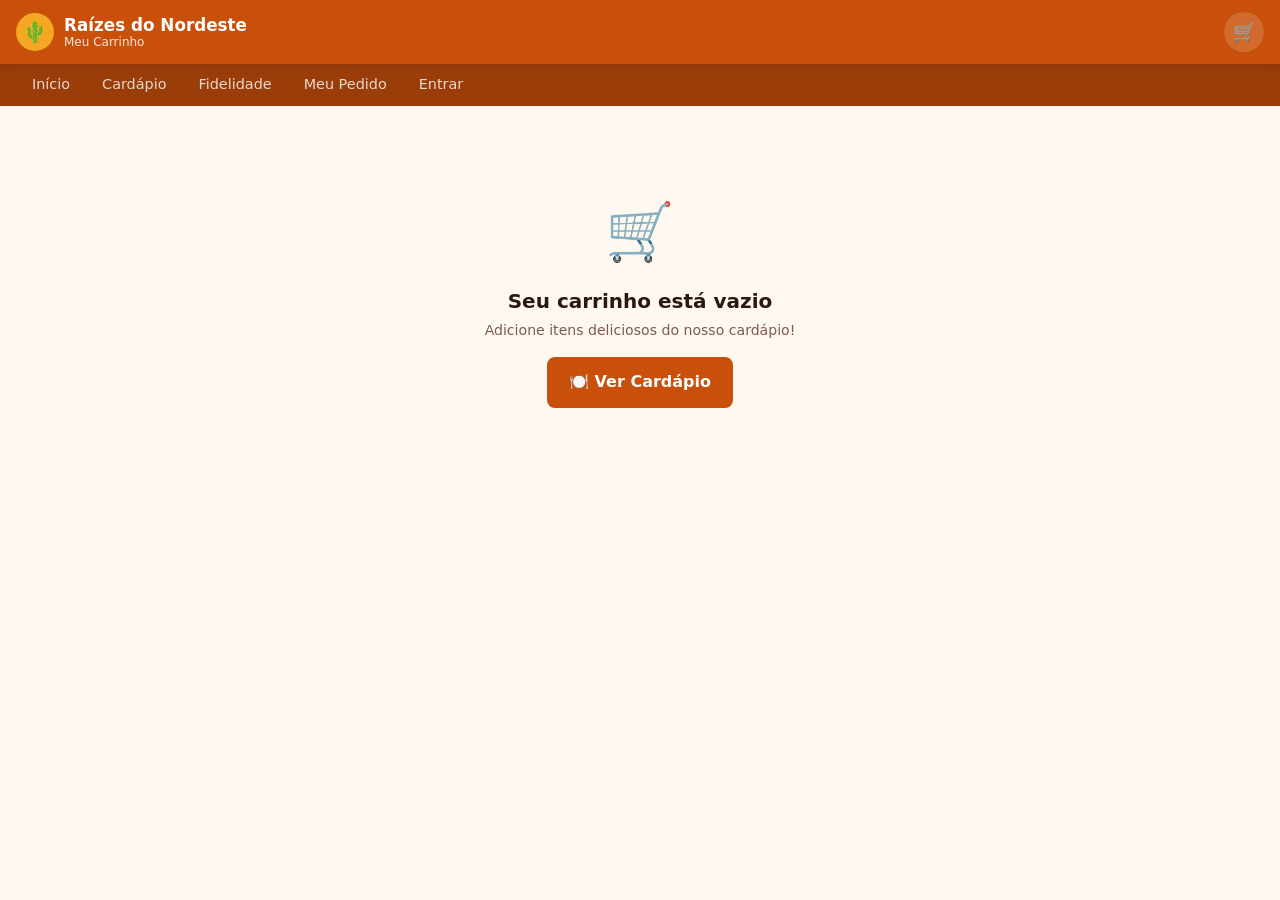
<file: checkout.html>
<!DOCTYPE html>
<html lang="pt-BR">
<head>
  <meta charset="UTF-8">
  <meta name="viewport" content="width=device-width, initial-scale=1.0">
  <title>Raízes do Nordeste – Pagamento</title>
  <link rel="stylesheet" href="css/style.css">
</head>
<body>

<div class="totem-header" style="display:none;">🖥️ TOTEM DE AUTOATENDIMENTO</div>

<header class="header">
  <a href="carrinho.html" class="header__logo">
    <div class="header__logo-icon">🌵</div>
    <div>Raízes do Nordeste<span>Finalizar Pedido</span></div>
  </a>
  <div class="header__actions">
    <button class="btn-icon" onclick="irPara('carrinho.html')" title="Voltar ao Carrinho">🛒
      <span class="badge" id="cart-badge" style="display:none;">0</span>
    </button>
  </div>
</header>

<main class="container">

  <!-- RESUMO DO PEDIDO -->
  <div class="page-title mt-16">📋 Resumo do Pedido</div>
  <div class="card mb-12 mt-8" id="resumo-pedido"></div>

  <!-- IDENTIFICAÇÃO DO CLIENTE -->
  <div class="section-title">👤 Identificação</div>
  <div class="card mb-12" id="card-identificacao"></div>

  <!-- AVISO LGPD -->
  <div class="lgpd-banner mb-12">
    <div class="lgpd-banner__icon">🔒</div>
    <div class="lgpd-banner__text">
      <span class="lgpd-banner__title">Segurança no Pagamento (LGPD)</span>
      Seus dados de pagamento são transmitidos de forma criptografada diretamente ao
      gateway externo certificado pelo Banco Central. A Raízes do Nordeste
      <strong>não armazena</strong> dados de cartão ou chaves Pix.
    </div>
  </div>

  <!-- FORMA DE PAGAMENTO -->
  <div class="section-title">💳 Forma de Pagamento</div>

  <div class="payment-options" id="opcoes-pagamento">

    <label class="payment-option" onclick="selecionarPag(this,'pix')">
      <input type="radio" name="pagamento" value="pix">
      <div class="payment-option__icon">⚡</div>
      <div class="payment-option__info">
        <div class="payment-option__name">Pix</div>
        <div class="payment-option__desc">Aprovação imediata · sem taxas</div>
      </div>
    </label>

    <label class="payment-option" onclick="selecionarPag(this,'credito')">
      <input type="radio" name="pagamento" value="credito">
      <div class="payment-option__icon">💳</div>
      <div class="payment-option__info">
        <div class="payment-option__name">Cartão de Crédito</div>
        <div class="payment-option__desc">Até 3× sem juros</div>
      </div>
    </label>

    <label class="payment-option" onclick="selecionarPag(this,'debito')">
      <input type="radio" name="pagamento" value="debito">
      <div class="payment-option__icon">💳</div>
      <div class="payment-option__info">
        <div class="payment-option__name">Cartão de Débito</div>
        <div class="payment-option__desc">Débito à vista · aprovação rápida</div>
      </div>
    </label>

    <label class="payment-option" onclick="selecionarPag(this,'dinheiro')">
      <input type="radio" name="pagamento" value="dinheiro">
      <div class="payment-option__icon">💵</div>
      <div class="payment-option__info">
        <div class="payment-option__name">Dinheiro</div>
        <div class="payment-option__desc">Pague no balcão ao retirar</div>
      </div>
    </label>

  </div>

  <!-- CAMPO CARTÃO (aparece só para crédito/débito) -->
  <div id="campo-cartao" class="card mb-12 hidden">
    <div class="section-title mb-8">Dados do Cartão</div>
    <div class="alert alert-info mb-8">
      <span>🔒</span>
      <span>Os dados são enviados diretamente ao gateway externo via HTTPS/TLS.
      Não ficam armazenados em nossos servidores.</span>
    </div>
    <div class="form-group">
      <label class="form-label">Número do Cartão</label>
      <input type="text" class="form-control" placeholder="0000 0000 0000 0000" maxlength="19" id="num-cartao" oninput="mascaraCartao(this)">
    </div>
    <div style="display:grid;grid-template-columns:1fr 1fr;gap:12px;">
      <div class="form-group">
        <label class="form-label">Validade</label>
        <input type="text" class="form-control" placeholder="MM/AA" maxlength="5">
      </div>
      <div class="form-group">
        <label class="form-label">CVV</label>
        <input type="text" class="form-control" placeholder="123" maxlength="3">
      </div>
    </div>
    <div class="form-group">
      <label class="form-label">Nome no Cartão</label>
      <input type="text" class="form-control" placeholder="COMO ESTÁ NO CARTÃO">
    </div>
  </div>

  <!-- CAMPO PIX (aparece só para pix) -->
  <div id="campo-pix" class="hidden">
    <div class="alert alert-info">
      <span>⚡</span>
      <span>Após confirmar, exibiremos o QR Code Pix gerado pelo gateway externo para você escanear.</span>
    </div>
  </div>

  <!-- CONFIRMAÇÃO LGPD FINAL -->
  <div class="card mb-16">
    <div class="form-check">
      <input type="checkbox" id="confirm-lgpd" required>
      <label for="confirm-lgpd">
        Confirmo que li e aceito os <a href="#" onclick="abrirModalTermos()">Termos de Uso</a>
        e autorizo o envio dos dados desta transação ao serviço de pagamento externo,
        conforme nossa <a href="#" onclick="abrirModalPriv()">Política de Privacidade</a> (LGPD).
      </label>
    </div>
    <div class="form-error" id="err-lgpd-checkout">Confirmação obrigatória</div>
  </div>

  <div id="err-pagamento" class="alert alert-error hidden">
    <span>❌</span><span>Selecione uma forma de pagamento e confirme os termos.</span>
  </div>

  <button class="btn btn-primary" onclick="confirmarPedido()">
    🔒 Confirmar e Pagar
  </button>

  <a href="carrinho.html" class="btn btn-ghost mt-8">← Voltar ao Carrinho</a>

</main>

<!-- BOTTOM NAV -->
<nav class="bottom-nav">
  <a href="index.html" class="bottom-nav__item"><span class="icon">🏠</span>Início</a>
  <a href="cardapio.html" class="bottom-nav__item"><span class="icon">🍽️</span>Cardápio</a>
  <a href="fidelidade.html" class="bottom-nav__item"><span class="icon">⭐</span>Fidelidade</a>
  <a href="acompanhamento.html" class="bottom-nav__item"><span class="icon">📦</span>Pedido</a>
  <a href="login.html" class="bottom-nav__item"><span class="icon">👤</span>Conta</a>
</nav>

<!-- MODAIS -->
<div class="modal-overlay hidden" id="modal-termos-chk" onclick="fecharModal('modal-termos-chk')">
  <div class="modal-box" onclick="event.stopPropagation()">
    <h3>📄 Termos de Uso</h3>
    <p>Ao confirmar o pedido, você concorda com as condições de compra e pagamento da Rede Raízes do Nordeste. Pedidos cancelados têm reembolso em até 5 dias úteis.</p>
    <button class="btn btn-primary" onclick="fecharModal('modal-termos-chk')">Entendido ✓</button>
  </div>
</div>

<div class="modal-overlay hidden" id="modal-priv-chk" onclick="fecharModal('modal-priv-chk')">
  <div class="modal-box" onclick="event.stopPropagation()">
    <h3>🔒 Privacidade no Pagamento</h3>
    <p>Os dados de pagamento são transmitidos via HTTPS ao gateway certificado. Não armazenamos dados de cartão. Dados pessoais são tratados conforme a LGPD (Lei 13.709/2018).</p>
    <button class="btn btn-primary" onclick="fecharModal('modal-priv-chk')">Entendido ✓</button>
  </div>
</div>

<script src="js/dados.js"></script>
<script src="js/app.js"></script>
<script>
  const pedido = getPedido();
  const usuario = getUsuario();
  let formaPagamento = '';

  if (!pedido || !pedido.itens || pedido.itens.length === 0) {
    irPara('carrinho.html');
  }

  function renderResumo() {
    const div = document.getElementById('resumo-pedido');
    div.innerHTML = `
      ${pedido.itens.map(i => `
        <div class="totals-row">
          <span>${i.emoji} ${i.nome} × ${i.qtd}</span>
          <span>${formatarPreco(i.preco * i.qtd)}</span>
        </div>
      `).join('')}
      <div class="totals-row">
        <span>Subtotal</span><span>${formatarPreco(pedido.subtotal)}</span>
      </div>
      ${pedido.desconto > 0 ? `
        <div class="totals-row"><span>Desconto (pontos)</span>
        <span style="color:var(--c-success);">–${formatarPreco(pedido.desconto)}</span></div>
      ` : ''}
      <div class="totals-row total-final">
        <span>Total</span><span>${formatarPreco(pedido.total)}</span>
      </div>
    `;
  }

  function renderIdentificacao() {
    const div = document.getElementById('card-identificacao');
    if (usuario && !usuario.convidado) {
      div.innerHTML = `
        <div class="flex-between">
          <div>
            <div style="font-weight:700;">${usuario.nome}</div>
            <div class="text-muted">${usuario.email || ''}</div>
          </div>
          <div style="color:var(--c-success);font-size:1.2rem;">✅</div>
        </div>
        <div class="text-muted mt-8" style="font-size:.8rem;">⭐ Pontos serão creditados após confirmação do pagamento</div>
      `;
    } else {
      div.innerHTML = `
        <div class="text-muted">Você está pedindo como convidado.</div>
        <a href="login.html" class="btn btn-secondary btn-sm mt-8 btn-inline">Entrar / Criar conta</a>
      `;
    }
  }

  function selecionarPag(el, forma) {
    document.querySelectorAll('.payment-option').forEach(e => e.classList.remove('selected'));
    el.classList.add('selected');
    formaPagamento = forma;
    document.getElementById('campo-cartao').classList.toggle('hidden', !['credito','debito'].includes(forma));
    document.getElementById('campo-pix').classList.toggle('hidden', forma !== 'pix');
  }

  function mascaraCartao(input) {
    let v = input.value.replace(/\D/g,'').substring(0,16);
    v = v.replace(/(.{4})/g,'$1 ').trim();
    input.value = v;
  }

  function abrirModalTermos() { document.getElementById('modal-termos-chk').classList.remove('hidden'); }
  function abrirModalPriv()   { document.getElementById('modal-priv-chk').classList.remove('hidden'); }
  function fecharModal(id)    { document.getElementById(id).classList.add('hidden'); }

  function confirmarPedido() {
    const lgpdOk = document.getElementById('confirm-lgpd').checked;

    if (!formaPagamento) {
      document.getElementById('err-pagamento').classList.remove('hidden'); return;
    }
    if (!lgpdOk) {
      document.getElementById('err-lgpd-checkout').classList.add('show');
      document.getElementById('err-pagamento').classList.remove('hidden'); return;
    }

    document.getElementById('err-pagamento').classList.add('hidden');
    document.getElementById('err-lgpd-checkout').classList.remove('show');

    /* Salvar forma de pagamento no pedido */
    const p = getPedido();
    p.formaPagamento = formaPagamento;
    p.numeroPedido   = gerarNumeroPedido();
    p.timestamp      = new Date().toISOString();
    setPedido(p);

    irPara('pagamento.html');
  }

  renderResumo();
  renderIdentificacao();
</script>
</body>
</html>
</file>
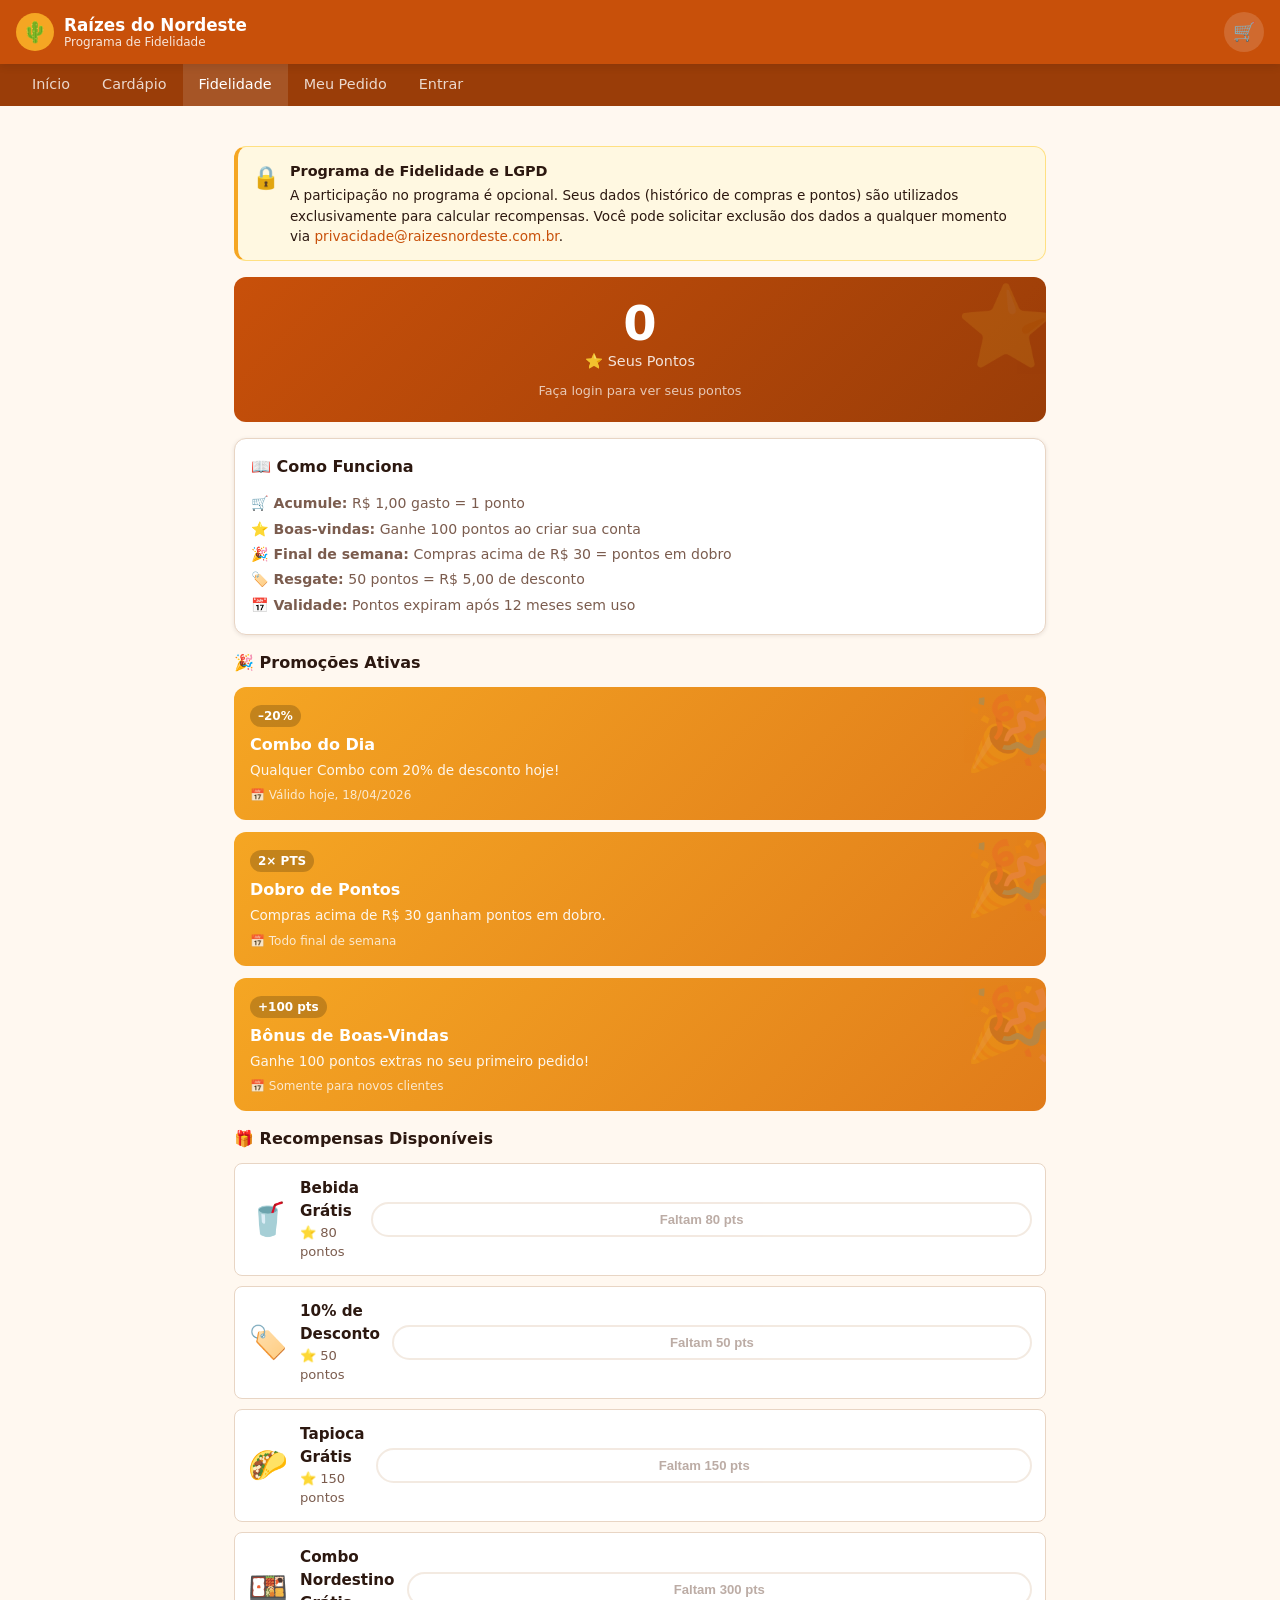
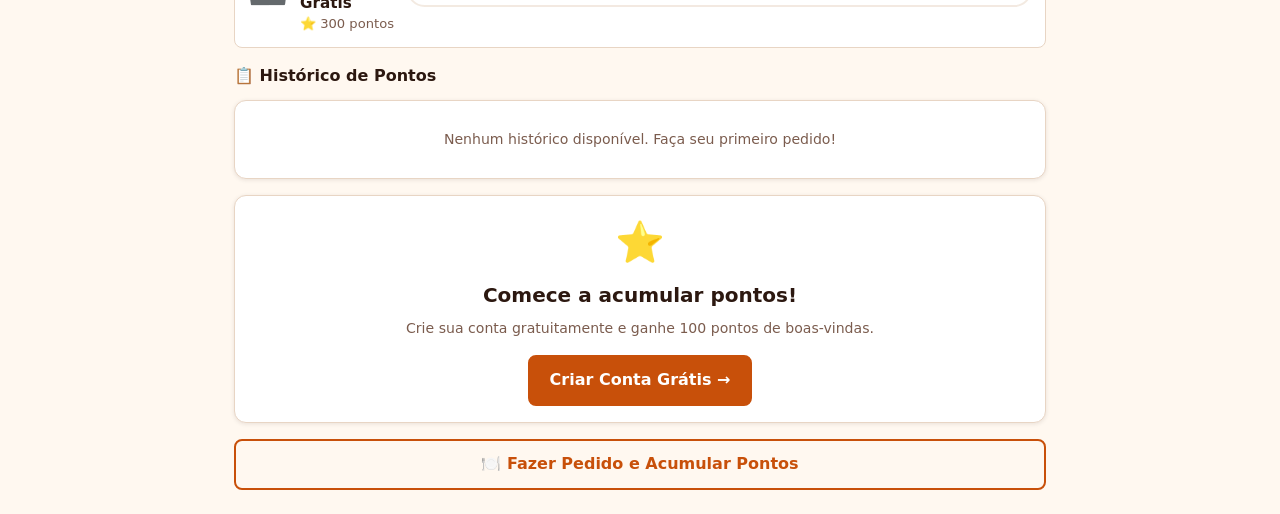
<file: fidelidade.html>
<!DOCTYPE html>
<html lang="pt-BR">
<head>
  <meta charset="UTF-8">
  <meta name="viewport" content="width=device-width, initial-scale=1.0">
  <title>Raízes do Nordeste – Fidelidade</title>
  <link rel="stylesheet" href="css/style.css">
</head>
<body>

<div class="totem-header" style="display:none;">🖥️ TOTEM DE AUTOATENDIMENTO</div>

<header class="header">
  <a href="index.html" class="header__logo">
    <div class="header__logo-icon">🌵</div>
    <div>Raízes do Nordeste<span>Programa de Fidelidade</span></div>
  </a>
  <div class="header__actions">
    <button class="btn-icon" onclick="irPara('carrinho.html')">
      🛒<span class="badge" id="cart-badge" style="display:none;">0</span>
    </button>
  </div>
</header>

<nav class="desktop-nav">
  <a href="index.html">Início</a>
  <a href="cardapio.html">Cardápio</a>
  <a href="fidelidade.html" class="active">Fidelidade</a>
  <a href="acompanhamento.html">Meu Pedido</a>
  <a href="login.html">Entrar</a>
</nav>

<main class="container">

  <!-- AVISO LGPD -->
  <div class="lgpd-banner mt-16">
    <div class="lgpd-banner__icon">🔒</div>
    <div class="lgpd-banner__text">
      <span class="lgpd-banner__title">Programa de Fidelidade e LGPD</span>
      A participação no programa é opcional. Seus dados (histórico de compras e pontos)
      são utilizados exclusivamente para calcular recompensas. Você pode solicitar
      exclusão dos dados a qualquer momento via
      <a href="mailto:privacidade@raizesnordeste.com.br">privacidade@raizesnordeste.com.br</a>.
    </div>
  </div>

  <!-- CARD DE PONTOS -->
  <div id="card-pontos-usuario" class="points-card">
    <div class="points-card__num" id="total-pontos">--</div>
    <div class="points-card__label">⭐ Seus Pontos</div>
    <div class="points-card__sub" id="sub-pontos">Faça login para ver seus pontos</div>
  </div>

  <!-- COMO FUNCIONA -->
  <div class="card mb-16">
    <div class="section-title">📖 Como Funciona</div>
    <div style="font-size:.88rem;line-height:1.8;color:var(--c-muted);">
      <div>🛒 <strong>Acumule:</strong> R$ 1,00 gasto = 1 ponto</div>
      <div>⭐ <strong>Boas-vindas:</strong> Ganhe 100 pontos ao criar sua conta</div>
      <div>🎉 <strong>Final de semana:</strong> Compras acima de R$ 30 = pontos em dobro</div>
      <div>🏷️ <strong>Resgate:</strong> 50 pontos = R$ 5,00 de desconto</div>
      <div>📅 <strong>Validade:</strong> Pontos expiram após 12 meses sem uso</div>
    </div>
  </div>

  <!-- PROMOÇÕES ATIVAS -->
  <div class="section-title">🎉 Promoções Ativas</div>
  <div id="lista-promocoes"></div>

  <!-- RECOMPENSAS DISPONÍVEIS -->
  <div class="section-title mt-16">🎁 Recompensas Disponíveis</div>
  <div id="lista-recompensas"></div>

  <!-- HISTÓRICO (mockado) -->
  <div class="section-title mt-16">📋 Histórico de Pontos</div>
  <div class="card">
    <div id="historico-pontos"></div>
    <div id="sem-historico" class="text-muted text-center" style="padding:12px 0;">
      Nenhum histórico disponível. Faça seu primeiro pedido!
    </div>
  </div>

  <!-- CADASTRO FIDELIDADE (para não-cadastrados) -->
  <div id="card-cadastro-fidelidade" class="card mt-16 hidden text-center">
    <div style="font-size:2.5rem;">⭐</div>
    <div class="page-title mt-8 mb-8">Comece a acumular pontos!</div>
    <div class="text-muted mb-16">Crie sua conta gratuitamente e ganhe 100 pontos de boas-vindas.</div>
    <a href="login.html" class="btn btn-primary btn-inline">Criar Conta Grátis →</a>
  </div>

  <a href="cardapio.html" class="btn btn-secondary mt-16">🍽️ Fazer Pedido e Acumular Pontos</a>

</main>

<!-- MODAL: RESGATAR -->
<div class="modal-overlay hidden" id="modal-resgatar" onclick="fecharModalResgatar()">
  <div class="modal-box" onclick="event.stopPropagation()">
    <h3>🎁 Resgatar Recompensa</h3>
    <p id="msg-resgatar"></p>
    <div class="lgpd-banner">
      <div class="lgpd-banner__icon">🔒</div>
      <div class="lgpd-banner__text">
        <span class="lgpd-banner__title">Uso de Dados (LGPD)</span>
        O resgate utiliza seus pontos acumulados. Esta ação ficará registrada em seu histórico.
      </div>
    </div>
    <button class="btn btn-primary" id="btn-confirmar-resgate" onclick="confirmarResgate()">Confirmar Resgate</button>
    <button class="btn btn-ghost mt-8" onclick="fecharModalResgatar()">Cancelar</button>
  </div>
</div>

<!-- BOTTOM NAV -->
<nav class="bottom-nav">
  <a href="index.html" class="bottom-nav__item"><span class="icon">🏠</span>Início</a>
  <a href="cardapio.html" class="bottom-nav__item"><span class="icon">🍽️</span>Cardápio</a>
  <a href="fidelidade.html" class="bottom-nav__item active"><span class="icon">⭐</span>Fidelidade</a>
  <a href="acompanhamento.html" class="bottom-nav__item"><span class="icon">📦</span>Pedido</a>
  <a href="login.html" class="bottom-nav__item"><span class="icon">👤</span>Conta</a>
</nav>

<script src="js/dados.js"></script>
<script src="js/app.js"></script>
<script>
  const usuario = getUsuario();
  let recompensaSelecionada = null;

  function renderPontos() {
    const pontos = usuario ? usuario.pontos : 0;
    document.getElementById('total-pontos').textContent = pontos;

    if (usuario && !usuario.convidado) {
      document.getElementById('sub-pontos').textContent =
        `Olá, ${usuario.nome.split(' ')[0]}! Próximo resgate em ${Math.max(0, 50 - (pontos % 50))} pts`;
    } else if (usuario && usuario.convidado) {
      document.getElementById('sub-pontos').textContent = 'Crie uma conta para acumular pontos';
      document.getElementById('card-cadastro-fidelidade').classList.remove('hidden');
    } else {
      document.getElementById('sub-pontos').textContent = 'Faça login para ver seus pontos';
      document.getElementById('card-cadastro-fidelidade').classList.remove('hidden');
    }
  }

  function renderPromocoes() {
    document.getElementById('lista-promocoes').innerHTML = DADOS.promocoes.map(p => `
      <div class="promo-card">
        <span class="promo-card__badge">${p.badge}</span>
        <div class="promo-card__title">${p.titulo}</div>
        <div class="promo-card__desc">${p.descricao}</div>
        <div class="promo-card__val">📅 ${p.validade}</div>
      </div>
    `).join('');
  }

  function renderRecompensas() {
    const pontos = usuario ? usuario.pontos : 0;
    document.getElementById('lista-recompensas').innerHTML = DADOS.recompensas.map(r => {
      const podeResgatar = pontos >= r.pontos && usuario && !usuario.convidado;
      return `
        <div class="reward-item">
          <div class="reward-item__icon">${r.emoji}</div>
          <div class="reward-item__info">
            <div class="reward-item__name">${r.nome}</div>
            <div class="reward-item__pts">⭐ ${r.pontos} pontos</div>
          </div>
          <button class="btn btn-${podeResgatar ? 'primary' : 'ghost'} btn-sm reward-item__btn"
            ${!podeResgatar ? 'disabled' : ''}
            onclick="${podeResgatar ? `abrirModalResgatar(${r.id})` : ''}">
            ${podeResgatar ? 'Resgatar' : `Faltam ${r.pontos - pontos} pts`}
          </button>
        </div>
      `;
    }).join('');
  }

  function renderHistorico() {
    const pedido = getPedido();
    const semHistorico = document.getElementById('sem-historico');
    const histDiv = document.getElementById('historico-pontos');

    if (!pedido || !usuario || usuario.convidado) return;

    const pts = Math.floor(pedido.total || 0);
    const agora = new Date();

    histDiv.innerHTML = `
      <div class="totals-row">
        <span>🛒 Pedido #${pedido.numeroPedido || '--'} · ${agora.toLocaleDateString('pt-BR')}</span>
        <span style="color:var(--c-success);font-weight:700;">+${pts} pts</span>
      </div>
      ${usuario.novo === false && usuario.pontos >= 100 ? `
        <div class="totals-row">
          <span>🎉 Bônus Boas-vindas</span>
          <span style="color:var(--c-success);font-weight:700;">+100 pts</span>
        </div>` : ''}
    `;
    semHistorico.classList.add('hidden');
  }

  function abrirModalResgatar(id) {
    recompensaSelecionada = DADOS.recompensas.find(r => r.id === id);
    document.getElementById('msg-resgatar').innerHTML =
      `Deseja resgatar <strong>${recompensaSelecionada.emoji} ${recompensaSelecionada.nome}</strong>
      por <strong>${recompensaSelecionada.pontos} pontos</strong>?
      Seu saldo atual: <strong>${usuario.pontos} pontos</strong>.`;
    document.getElementById('modal-resgatar').classList.remove('hidden');
  }

  function fecharModalResgatar() {
    document.getElementById('modal-resgatar').classList.add('hidden');
    recompensaSelecionada = null;
  }

  function confirmarResgate() {
    if (!recompensaSelecionada || !usuario) return;
    usuario.pontos -= recompensaSelecionada.pontos;
    setUsuario(usuario);
    fecharModalResgatar();
    renderPontos();
    renderRecompensas();
    alert(`✅ ${recompensaSelecionada.nome} resgatado com sucesso! Apresente este cupom no balcão.`);
  }

  renderPontos();
  renderPromocoes();
  renderRecompensas();
  renderHistorico();
</script>
</body>
</html>
</file>
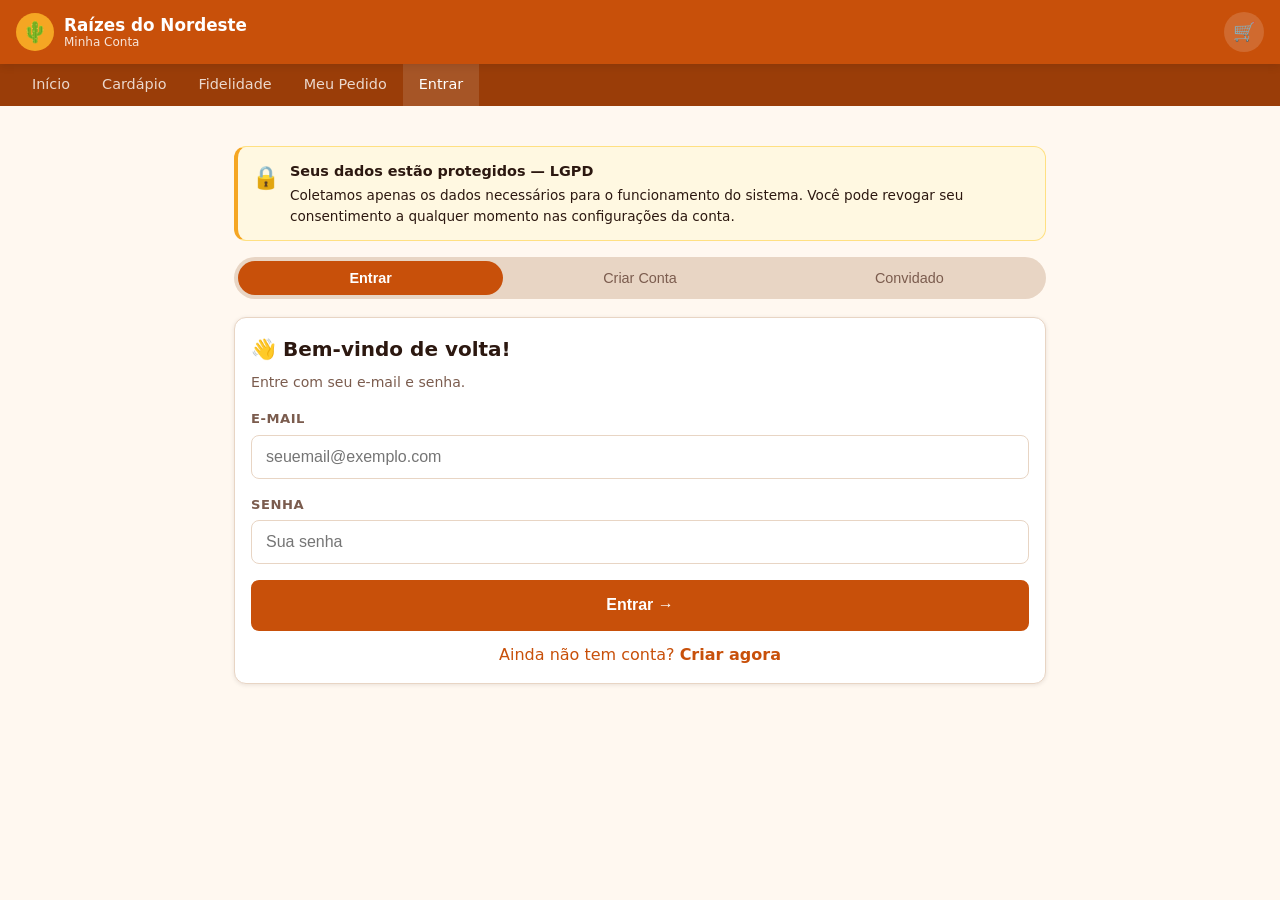
<file: login.html>
<!DOCTYPE html>
<html lang="pt-BR">
<head>
  <meta charset="UTF-8">
  <meta name="viewport" content="width=device-width, initial-scale=1.0">
  <title>Raízes do Nordeste – Entrar / Criar Conta</title>
  <link rel="stylesheet" href="css/style.css">
</head>
<body>

<div class="totem-header" style="display:none;">🖥️ TOTEM DE AUTOATENDIMENTO</div>

<header class="header">
  <a href="index.html" class="header__logo">
    <div class="header__logo-icon">🌵</div>
    <div>Raízes do Nordeste<span>Minha Conta</span></div>
  </a>
  <div class="header__actions">
    <button class="btn-icon" onclick="irPara('carrinho.html')" title="Carrinho">
      🛒<span class="badge" id="cart-badge" style="display:none;">0</span>
    </button>
  </div>
</header>

<nav class="desktop-nav">
  <a href="index.html">Início</a>
  <a href="cardapio.html">Cardápio</a>
  <a href="fidelidade.html">Fidelidade</a>
  <a href="acompanhamento.html">Meu Pedido</a>
  <a href="login.html" class="active">Entrar</a>
</nav>

<main class="container">

  <!-- AVISO LGPD TOPO -->
  <div class="lgpd-banner mt-16">
    <div class="lgpd-banner__icon">🔒</div>
    <div class="lgpd-banner__text">
      <span class="lgpd-banner__title">Seus dados estão protegidos — LGPD</span>
      Coletamos apenas os dados necessários para o funcionamento do sistema.
      Você pode revogar seu consentimento a qualquer momento nas configurações da conta.
    </div>
  </div>

  <!-- TABS: Login / Criar Conta -->
  <div class="tabs">
    <button class="tab-btn active" onclick="mudarAba('login')">Entrar</button>
    <button class="tab-btn" onclick="mudarAba('cadastro')">Criar Conta</button>
    <button class="tab-btn" onclick="continuarSemCadastro()">Convidado</button>
  </div>

  <!-- ===== ABA: LOGIN ===== -->
  <div id="aba-login">
    <div class="card">
      <div class="page-title mb-8">👋 Bem-vindo de volta!</div>
      <div class="text-muted mb-16">Entre com seu e-mail e senha.</div>

      <div class="form-group">
        <label class="form-label" for="login-email">E-mail</label>
        <input type="email" id="login-email" class="form-control" placeholder="seuemail@exemplo.com">
        <div class="form-error" id="err-login-email">E-mail inválido</div>
      </div>
      <div class="form-group">
        <label class="form-label" for="login-senha">Senha</label>
        <input type="password" id="login-senha" class="form-control" placeholder="Sua senha">
        <div class="form-error" id="err-login-senha">Senha obrigatória</div>
      </div>

      <div id="alert-login" class="alert alert-error hidden">
        <span>❌</span><span>E-mail ou senha incorretos. Tente novamente.</span>
      </div>

      <button class="btn btn-primary" onclick="fazerLogin()">Entrar →</button>

      <div class="text-center mt-12">
        <a href="#" onclick="mudarAba('cadastro')">Ainda não tem conta? <strong>Criar agora</strong></a>
      </div>
    </div>
  </div>

  <!-- ===== ABA: CADASTRO ===== -->
  <div id="aba-cadastro" class="hidden">
    <div class="card">
      <div class="page-title mb-8">🎉 Crie sua conta</div>
      <div class="text-muted mb-16">Rápido, gratuito e com vantagens exclusivas!</div>

      <div class="form-group">
        <label class="form-label" for="cad-nome">Nome completo *</label>
        <input type="text" id="cad-nome" class="form-control" placeholder="João da Silva">
        <div class="form-error" id="err-cad-nome">Nome obrigatório</div>
      </div>
      <div class="form-group">
        <label class="form-label" for="cad-email">E-mail *</label>
        <input type="email" id="cad-email" class="form-control" placeholder="joao@email.com">
        <div class="form-error" id="err-cad-email">E-mail inválido</div>
      </div>
      <div class="form-group">
        <label class="form-label" for="cad-telefone">Telefone / WhatsApp *</label>
        <input type="tel" id="cad-telefone" class="form-control" placeholder="(11) 99999-9999">
        <div class="form-error" id="err-cad-tel">Telefone obrigatório</div>
      </div>
      <div class="form-group">
        <label class="form-label" for="cad-cpf">CPF *</label>
        <input type="text" id="cad-cpf" class="form-control" placeholder="000.000.000-00" maxlength="14">
        <div class="form-error" id="err-cad-cpf">CPF inválido</div>
      </div>
      <div class="form-group">
        <label class="form-label" for="cad-senha">Senha *</label>
        <input type="password" id="cad-senha" class="form-control" placeholder="Mínimo 6 caracteres">
        <div class="form-error" id="err-cad-senha">Senha com no mínimo 6 caracteres</div>
      </div>

      <hr class="divider">
      <div class="section-title">🔒 Privacidade e Consentimento (LGPD)</div>

      <!-- CONSENTIMENTO OBRIGATÓRIO -->
      <div class="form-check">
        <input type="checkbox" id="lgpd-termos" required>
        <label for="lgpd-termos">
          <strong>*</strong> Li e aceito os <a href="#" onclick="abrirModal('modal-termos')">Termos de Uso</a>
          e a <a href="#" onclick="abrirModal('modal-privacidade')">Política de Privacidade</a>.
          Autorizo o tratamento dos meus dados pessoais (nome, e-mail, CPF e telefone)
          para realização de pedidos e gestão da conta, conforme a LGPD (Lei 13.709/2018).
        </label>
      </div>
      <div class="form-error" id="err-lgpd" style="margin-top:-6px;margin-bottom:10px;">Aceite obrigatório para prosseguir</div>

      <!-- CONSENTIMENTO OPCIONAL -->
      <div class="form-check">
        <input type="checkbox" id="lgpd-fidelidade">
        <label for="lgpd-fidelidade">
          Aceito participar do <strong>Programa de Fidelidade</strong> e receber comunicações
          personalizadas sobre promoções e novidades por e-mail e WhatsApp.
          <em>(Opcional – você pode revogar a qualquer momento)</em>
        </label>
      </div>

      <div id="alert-cadastro" class="alert alert-error hidden mt-8">
        <span>❌</span><span id="msg-alert-cadastro">Preencha todos os campos obrigatórios.</span>
      </div>

      <button class="btn btn-primary mt-8" onclick="criarConta()">Criar Conta e Continuar →</button>

      <div class="text-center mt-12">
        <a href="#" onclick="mudarAba('login')">Já tenho conta. <strong>Entrar</strong></a>
      </div>
    </div>
  </div>

  <!-- ===== CONVIDADO ===== -->
  <div id="aba-convidado" class="hidden">
    <div class="card">
      <div class="page-title mb-8">👤 Continuar como Convidado</div>
      <div class="text-muted mb-16">
        Você pode fazer pedidos sem criar uma conta.<br>
        Seus pontos de fidelidade <strong>não serão acumulados</strong> neste modo.
      </div>

      <div class="lgpd-banner">
        <div class="lgpd-banner__icon">📋</div>
        <div class="lgpd-banner__text">
          <span class="lgpd-banner__title">Consentimento de Uso (LGPD)</span>
          Ao continuar, você autoriza o tratamento dos seus dados de navegação e pedido
          exclusivamente para processar esta transação. Nenhum dado será armazenado após
          a conclusão do pedido.
        </div>
      </div>

      <div class="form-check">
        <input type="checkbox" id="lgpd-convidado">
        <label for="lgpd-convidado">
          <strong>*</strong> Entendi e aceito os termos acima para continuar como convidado.
        </label>
      </div>
      <div class="form-error" id="err-lgpd-convidado">Aceite obrigatório para prosseguir</div>

      <button class="btn btn-primary mt-12" onclick="entrarComoConvidado()">
        Continuar sem Cadastro →
      </button>
    </div>
  </div>

</main>

<!-- BOTTOM NAV -->
<nav class="bottom-nav">
  <a href="index.html" class="bottom-nav__item"><span class="icon">🏠</span>Início</a>
  <a href="cardapio.html" class="bottom-nav__item"><span class="icon">🍽️</span>Cardápio</a>
  <a href="fidelidade.html" class="bottom-nav__item"><span class="icon">⭐</span>Fidelidade</a>
  <a href="acompanhamento.html" class="bottom-nav__item"><span class="icon">📦</span>Pedido</a>
  <a href="login.html" class="bottom-nav__item active"><span class="icon">👤</span>Conta</a>
</nav>

<!-- MODAL: Termos de Uso -->
<div class="modal-overlay hidden" id="modal-termos" onclick="fecharModal('modal-termos')">
  <div class="modal-box" onclick="event.stopPropagation()">
    <h3>📄 Termos de Uso</h3>
    <p>Ao utilizar o sistema de pedidos da Rede Raízes do Nordeste, você concorda com as condições de uso
    da plataforma, incluindo a política de cancelamento, responsabilidade sobre os dados informados
    e condições gerais de compra.</p>
    <p>Os pedidos realizados estão sujeitos à disponibilidade de itens na unidade selecionada.
    O pagamento é processado por serviços externos parceiros (gateways de pagamento certificados pelo Banco Central).</p>
    <p>A Rede Raízes do Nordeste reserva-se o direito de alterar estes termos mediante aviso prévio de 15 dias.</p>
    <button class="btn btn-primary" onclick="fecharModal('modal-termos')">Entendido ✓</button>
  </div>
</div>

<!-- MODAL: Política de Privacidade -->
<div class="modal-overlay hidden" id="modal-privacidade" onclick="fecharModal('modal-privacidade')">
  <div class="modal-box" onclick="event.stopPropagation()">
    <h3>🔒 Política de Privacidade (LGPD)</h3>
    <p><strong>Dados coletados:</strong> Nome, e-mail, CPF, telefone e histórico de pedidos.</p>
    <p><strong>Finalidade:</strong> Processar pedidos, gerenciar conta e, com seu consentimento opcional,
    enviar promoções personalizadas.</p>
    <p><strong>Base legal:</strong> Consentimento (Art. 7º, I – Lei 13.709/2018) e execução de contrato.</p>
    <p><strong>Compartilhamento:</strong> Dados de pagamento são transmitidos de forma criptografada ao
    gateway externo (não armazenamos dados de cartão). Nunca vendemos seus dados a terceiros.</p>
    <p><strong>Seus direitos:</strong> Acesso, correção, exclusão e portabilidade dos dados. Contato: privacidade@raizesnordeste.com.br</p>
    <button class="btn btn-primary" onclick="fecharModal('modal-privacidade')">Entendido ✓</button>
  </div>
</div>

<script src="js/dados.js"></script>
<script src="js/app.js"></script>
<script>
  /* Verificar se já está logado */
  if (getUsuario()) irPara('cardapio.html');

  function mudarAba(aba) {
    ['login','cadastro','convidado'].forEach(a => {
      document.getElementById(`aba-${a}`).classList.add('hidden');
    });
    document.getElementById(`aba-${aba}`).classList.remove('hidden');
    document.querySelectorAll('.tab-btn').forEach((btn, i) => {
      btn.classList.toggle('active', ['login','cadastro','convidado'][i] === aba);
    });
  }

  function continuarSemCadastro() { mudarAba('convidado'); }

  function abrirModal(id) {
    document.getElementById(id).classList.remove('hidden');
  }
  function fecharModal(id) {
    document.getElementById(id).classList.add('hidden');
  }

  function fazerLogin() {
    const email = document.getElementById('login-email').value.trim();
    const senha = document.getElementById('login-senha').value;
    let ok = true;

    if (!email.includes('@')) {
      document.getElementById('err-login-email').classList.add('show'); ok = false;
    } else { document.getElementById('err-login-email').classList.remove('show'); }

    if (!senha) {
      document.getElementById('err-login-senha').classList.add('show'); ok = false;
    } else { document.getElementById('err-login-senha').classList.remove('show'); }

    if (!ok) return;

    /* Simulação: qualquer e-mail + senha válidos = login ok */
    const usuario = {
      nome: email.split('@')[0].replace('.', ' '),
      email: email,
      pontos: 120,
      convidado: false
    };
    setUsuario(usuario);
    marcarLgpd();
    irPara('cardapio.html');
  }

  function criarConta() {
    const nome    = document.getElementById('cad-nome').value.trim();
    const email   = document.getElementById('cad-email').value.trim();
    const tel     = document.getElementById('cad-telefone').value.trim();
    const cpf     = document.getElementById('cad-cpf').value.trim();
    const senha   = document.getElementById('cad-senha').value;
    const lgpd    = document.getElementById('lgpd-termos').checked;
    let ok = true;

    if (!nome)              { document.getElementById('err-cad-nome').classList.add('show'); ok = false; }
    else                    { document.getElementById('err-cad-nome').classList.remove('show'); }
    if (!email.includes('@')){ document.getElementById('err-cad-email').classList.add('show'); ok = false; }
    else                    { document.getElementById('err-cad-email').classList.remove('show'); }
    if (!tel)               { document.getElementById('err-cad-tel').classList.add('show'); ok = false; }
    else                    { document.getElementById('err-cad-tel').classList.remove('show'); }
    if (!cpf)               { document.getElementById('err-cad-cpf').classList.add('show'); ok = false; }
    else                    { document.getElementById('err-cad-cpf').classList.remove('show'); }
    if (senha.length < 6)   { document.getElementById('err-cad-senha').classList.add('show'); ok = false; }
    else                    { document.getElementById('err-cad-senha').classList.remove('show'); }
    if (!lgpd)              { document.getElementById('err-lgpd').classList.add('show'); ok = false; }
    else                    { document.getElementById('err-lgpd').classList.remove('show'); }

    if (!ok) {
      document.getElementById('alert-cadastro').classList.remove('hidden');
      return;
    }

    const fidelidade = document.getElementById('lgpd-fidelidade').checked;
    const usuario = {
      nome, email, telefone: tel, cpf,
      pontos: 100, /* bônus boas-vindas */
      fidelidade,
      convidado: false,
      novo: true
    };
    setUsuario(usuario);
    marcarLgpd();
    irPara('cardapio.html');
  }

  function entrarComoConvidado() {
    const ok = document.getElementById('lgpd-convidado').checked;
    if (!ok) {
      document.getElementById('err-lgpd-convidado').classList.add('show');
      return;
    }
    document.getElementById('err-lgpd-convidado').classList.remove('show');
    const usuario = { nome: 'Convidado', convidado: true, pontos: 0 };
    setUsuario(usuario);
    marcarLgpd();
    irPara('cardapio.html');
  }
</script>
</body>
</html>
</file>
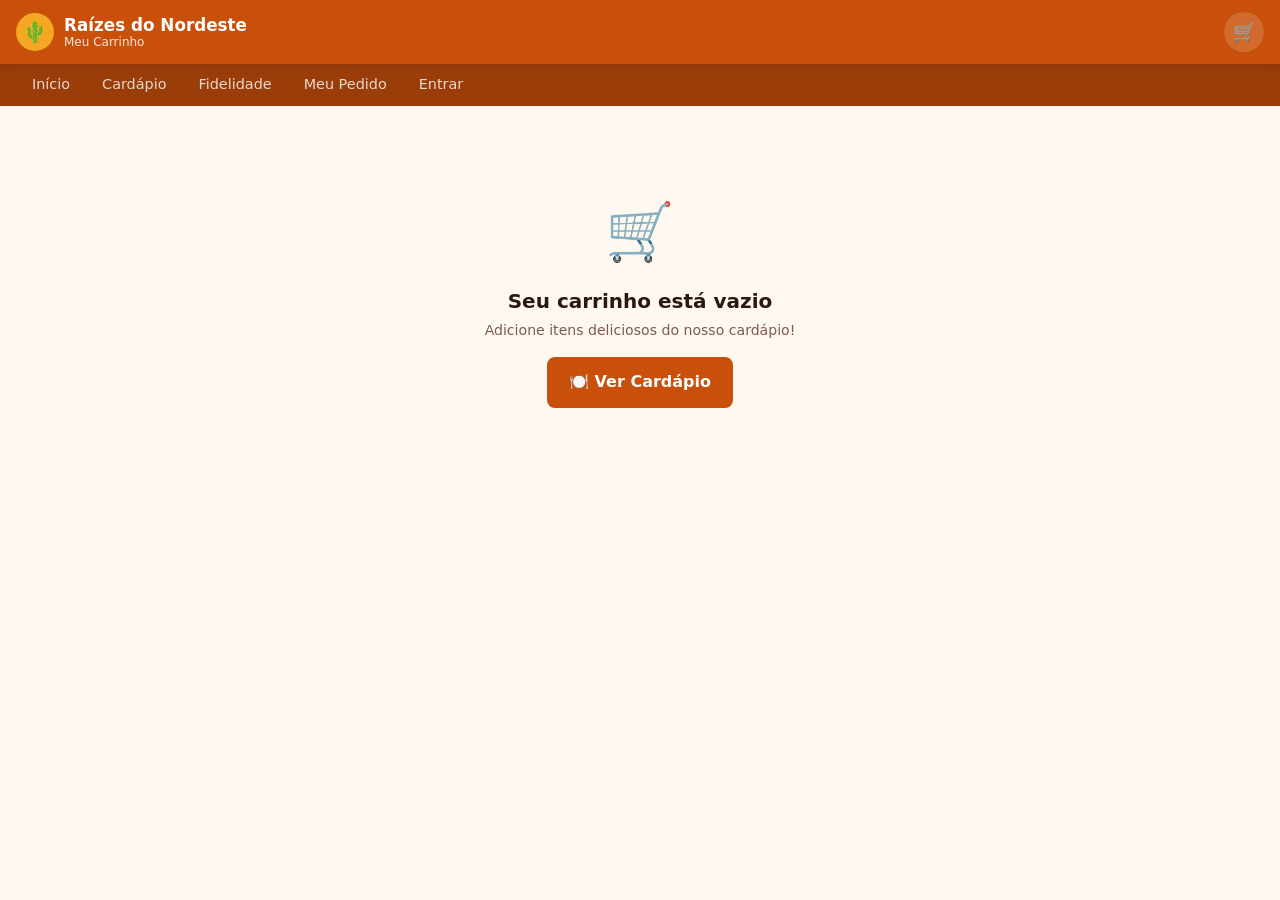
<file: pagamento.html>
<!DOCTYPE html>
<html lang="pt-BR">
<head>
  <meta charset="UTF-8">
  <meta name="viewport" content="width=device-width, initial-scale=1.0">
  <title>Raízes do Nordeste – Processando Pagamento</title>
  <link rel="stylesheet" href="css/style.css">
</head>
<body>

<div class="totem-header" style="display:none;">🖥️ TOTEM DE AUTOATENDIMENTO</div>

<header class="header">
  <div class="header__logo">
    <div class="header__logo-icon">🌵</div>
    <div>Raízes do Nordeste<span>Pagamento</span></div>
  </div>
</header>

<main class="container">

  <!-- TELA: PROCESSANDO -->
  <div id="tela-processando" class="text-center" style="padding:60px 0;">
    <div class="spinner"></div>
    <div class="page-title mt-8">Processando pagamento...</div>
    <div class="text-muted">Aguarde. Estamos enviando os dados ao gateway externo.</div>
    <div class="alert alert-info mt-16" style="text-align:left;">
      <span>🔒</span>
      <span><strong>Conexão segura.</strong> Os dados estão sendo transmitidos via HTTPS/TLS ao serviço de pagamento externo. Nenhum dado de cartão é armazenado em nossos servidores.</span>
    </div>
    <!-- QR Code PIX mock (exibido quando for pix) -->
    <div id="pix-area" class="hidden">
      <div class="card mt-16" style="text-align:center;">
        <div class="section-title">Escaneie o QR Code Pix</div>
        <!-- QR simulado com CSS -->
        <div style="display:inline-block;background:#fff;padding:16px;border:2px solid var(--c-border);border-radius:8px;margin:12px auto;">
          <div style="display:grid;grid-template-columns:repeat(7,20px);gap:2px;">
            <!-- Padrão visual de QR simulado -->
            <div style="background:#2c1810;width:20px;height:20px;border-radius:2px;"></div>
            <div style="background:#2c1810;width:20px;height:20px;border-radius:2px;"></div>
            <div style="background:#2c1810;width:20px;height:20px;border-radius:2px;"></div>
            <div style="background:#fff;width:20px;height:20px;border-radius:2px;"></div>
            <div style="background:#2c1810;width:20px;height:20px;border-radius:2px;"></div>
            <div style="background:#2c1810;width:20px;height:20px;border-radius:2px;"></div>
            <div style="background:#2c1810;width:20px;height:20px;border-radius:2px;"></div>

            <div style="background:#2c1810;width:20px;height:20px;border-radius:2px;"></div>
            <div style="background:#fff;width:20px;height:20px;border-radius:2px;"></div>
            <div style="background:#2c1810;width:20px;height:20px;border-radius:2px;"></div>
            <div style="background:#fff;width:20px;height:20px;border-radius:2px;"></div>
            <div style="background:#2c1810;width:20px;height:20px;border-radius:2px;"></div>
            <div style="background:#fff;width:20px;height:20px;border-radius:2px;"></div>
            <div style="background:#2c1810;width:20px;height:20px;border-radius:2px;"></div>

            <div style="background:#2c1810;width:20px;height:20px;border-radius:2px;"></div>
            <div style="background:#fff;width:20px;height:20px;border-radius:2px;"></div>
            <div style="background:#fff;width:20px;height:20px;border-radius:2px;"></div>
            <div style="background:#2c1810;width:20px;height:20px;border-radius:2px;"></div>
            <div style="background:#fff;width:20px;height:20px;border-radius:2px;"></div>
            <div style="background:#fff;width:20px;height:20px;border-radius:2px;"></div>
            <div style="background:#2c1810;width:20px;height:20px;border-radius:2px;"></div>

            <div style="background:#fff;width:20px;height:20px;border-radius:2px;"></div>
            <div style="background:#2c1810;width:20px;height:20px;border-radius:2px;"></div>
            <div style="background:#fff;width:20px;height:20px;border-radius:2px;"></div>
            <div style="background:#fff;width:20px;height:20px;border-radius:2px;"></div>
            <div style="background:#fff;width:20px;height:20px;border-radius:2px;"></div>
            <div style="background:#2c1810;width:20px;height:20px;border-radius:2px;"></div>
            <div style="background:#fff;width:20px;height:20px;border-radius:2px;"></div>

            <div style="background:#2c1810;width:20px;height:20px;border-radius:2px;"></div>
            <div style="background:#fff;width:20px;height:20px;border-radius:2px;"></div>
            <div style="background:#2c1810;width:20px;height:20px;border-radius:2px;"></div>
            <div style="background:#2c1810;width:20px;height:20px;border-radius:2px;"></div>
            <div style="background:#2c1810;width:20px;height:20px;border-radius:2px;"></div>
            <div style="background:#fff;width:20px;height:20px;border-radius:2px;"></div>
            <div style="background:#2c1810;width:20px;height:20px;border-radius:2px;"></div>

            <div style="background:#2c1810;width:20px;height:20px;border-radius:2px;"></div>
            <div style="background:#fff;width:20px;height:20px;border-radius:2px;"></div>
            <div style="background:#2c1810;width:20px;height:20px;border-radius:2px;"></div>
            <div style="background:#fff;width:20px;height:20px;border-radius:2px;"></div>
            <div style="background:#2c1810;width:20px;height:20px;border-radius:2px;"></div>
            <div style="background:#fff;width:20px;height:20px;border-radius:2px;"></div>
            <div style="background:#2c1810;width:20px;height:20px;border-radius:2px;"></div>

            <div style="background:#2c1810;width:20px;height:20px;border-radius:2px;"></div>
            <div style="background:#2c1810;width:20px;height:20px;border-radius:2px;"></div>
            <div style="background:#2c1810;width:20px;height:20px;border-radius:2px;"></div>
            <div style="background:#fff;width:20px;height:20px;border-radius:2px;"></div>
            <div style="background:#2c1810;width:20px;height:20px;border-radius:2px;"></div>
            <div style="background:#2c1810;width:20px;height:20px;border-radius:2px;"></div>
            <div style="background:#2c1810;width:20px;height:20px;border-radius:2px;"></div>
          </div>
        </div>
        <div class="text-muted" style="font-size:.8rem;">Chave Pix: raizesnordeste@pagamento.com.br</div>
        <div class="text-muted" style="font-size:.85rem;margin-top:4px;">Valor: <strong id="valor-pix">R$ 0,00</strong></div>
      </div>
    </div>
  </div>

  <!-- TELA: SUCESSO -->
  <div id="tela-sucesso" class="hidden text-center" style="padding:40px 0;">
    <div class="success-icon">✅</div>
    <div class="page-title">Pagamento Confirmado!</div>
    <div class="text-muted mb-16">Seu pedido foi recebido com sucesso.</div>

    <div class="order-number-box">
      <div class="order-number-box__label">Número do Pedido</div>
      <div class="order-number-box__num" id="numero-pedido-sucesso">--</div>
    </div>

    <div class="alert alert-success mt-8" style="text-align:left;">
      <span>⭐</span>
      <span>Você ganhou <strong id="pontos-creditar">0 pontos</strong> de fidelidade nesta compra!</span>
    </div>

    <button class="btn btn-primary mt-12" onclick="irPara('acompanhamento.html')">
      📦 Acompanhar Meu Pedido →
    </button>
  </div>

  <!-- TELA: ERRO -->
  <div id="tela-erro" class="hidden text-center" style="padding:60px 0;">
    <div style="font-size:3.5rem;">❌</div>
    <div class="page-title mt-12">Falha no Pagamento</div>
    <div class="text-muted mb-16">O gateway externo recusou a transação. Nenhum valor foi cobrado.</div>

    <div class="alert alert-error" style="text-align:left;">
      <span>⚠️</span>
      <span>Possíveis causas: saldo insuficiente, cartão expirado ou limite excedido.</span>
    </div>

    <a href="checkout.html" class="btn btn-primary mt-16">Tentar Novamente →</a>
    <a href="carrinho.html" class="btn btn-ghost mt-8">← Voltar ao Carrinho</a>
  </div>

</main>

<script src="js/dados.js"></script>
<script src="js/app.js"></script>
<script>
  const pedido  = getPedido();
  const usuario = getUsuario();

  if (!pedido || !pedido.formaPagamento) irPara('checkout.html');

  /* Mostrar QR Pix se pagamento for pix */
  if (pedido.formaPagamento === 'pix') {
    document.getElementById('pix-area').classList.remove('hidden');
    document.getElementById('valor-pix').textContent = formatarPreco(pedido.total || 0);
  }

  /* Simular processamento (3 seg sucesso, ~10% falha) */
  setTimeout(() => {
    const falha = Math.random() < 0.10; /* 10% chance de falha para demonstrar fluxo de erro */

    document.getElementById('tela-processando').classList.add('hidden');

    if (falha) {
      document.getElementById('tela-erro').classList.remove('hidden');
    } else {
      document.getElementById('tela-sucesso').classList.remove('hidden');
      document.getElementById('numero-pedido-sucesso').textContent = pedido.numeroPedido || '--';

      /* Calcular pontos ganhos */
      const pontosGanhos = Math.floor(pedido.total || 0);
      document.getElementById('pontos-creditar').textContent = `${pontosGanhos} pontos`;

      /* Atualizar pontos do usuário */
      if (usuario && !usuario.convidado) {
        const pontosAntes = pedido.usarPontos
          ? Math.max(0, usuario.pontos - Math.floor(usuario.pontos / 50) * 50)
          : usuario.pontos;
        usuario.pontos = pontosAntes + pontosGanhos;
        if (usuario.novo) { usuario.pontos += 100; delete usuario.novo; } /* bônus boas-vindas */
        setUsuario(usuario);
      }

      /* Salvar status inicial do pedido */
      const p = getPedido();
      p.status = 'confirmado';
      p.statusIdx = 0;
      setPedido(p);

      /* Limpar carrinho */
      limparCarrinho();
    }
  }, 3000);
</script>
</body>
</html>
</file>
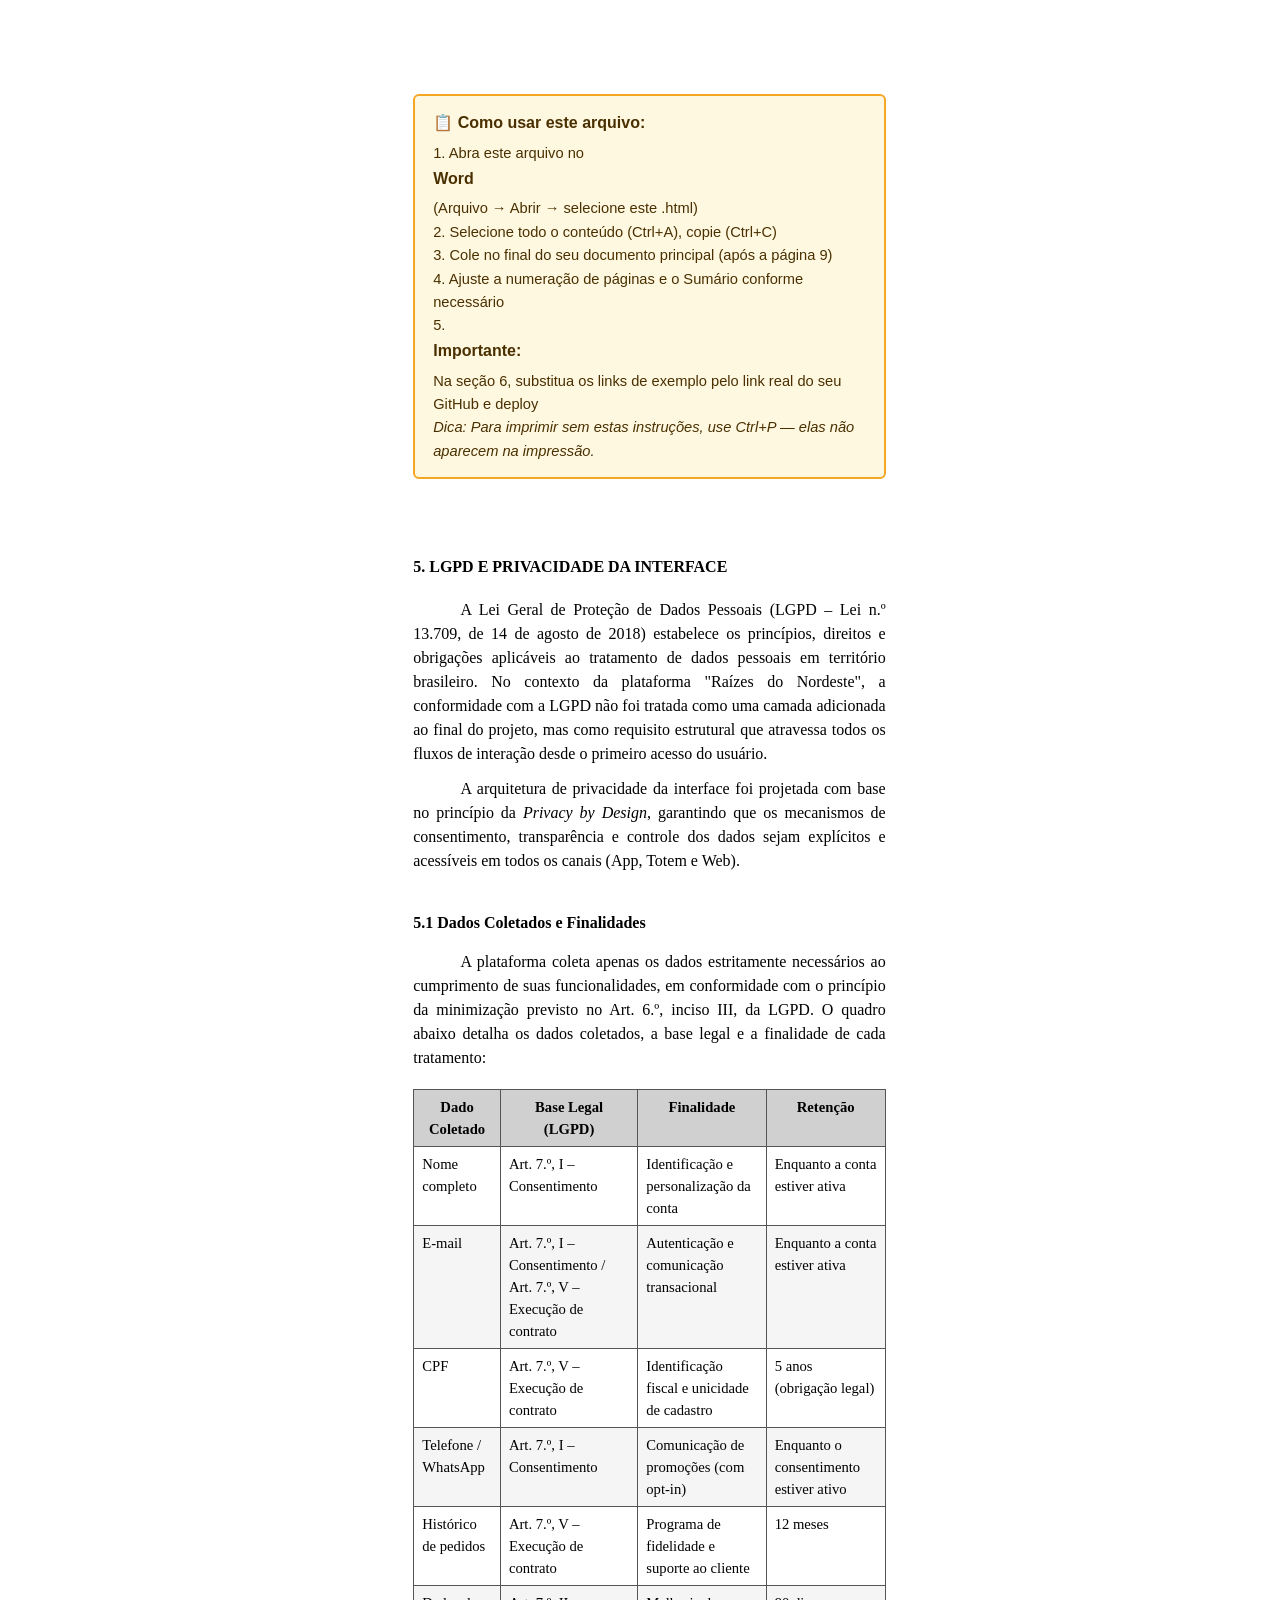
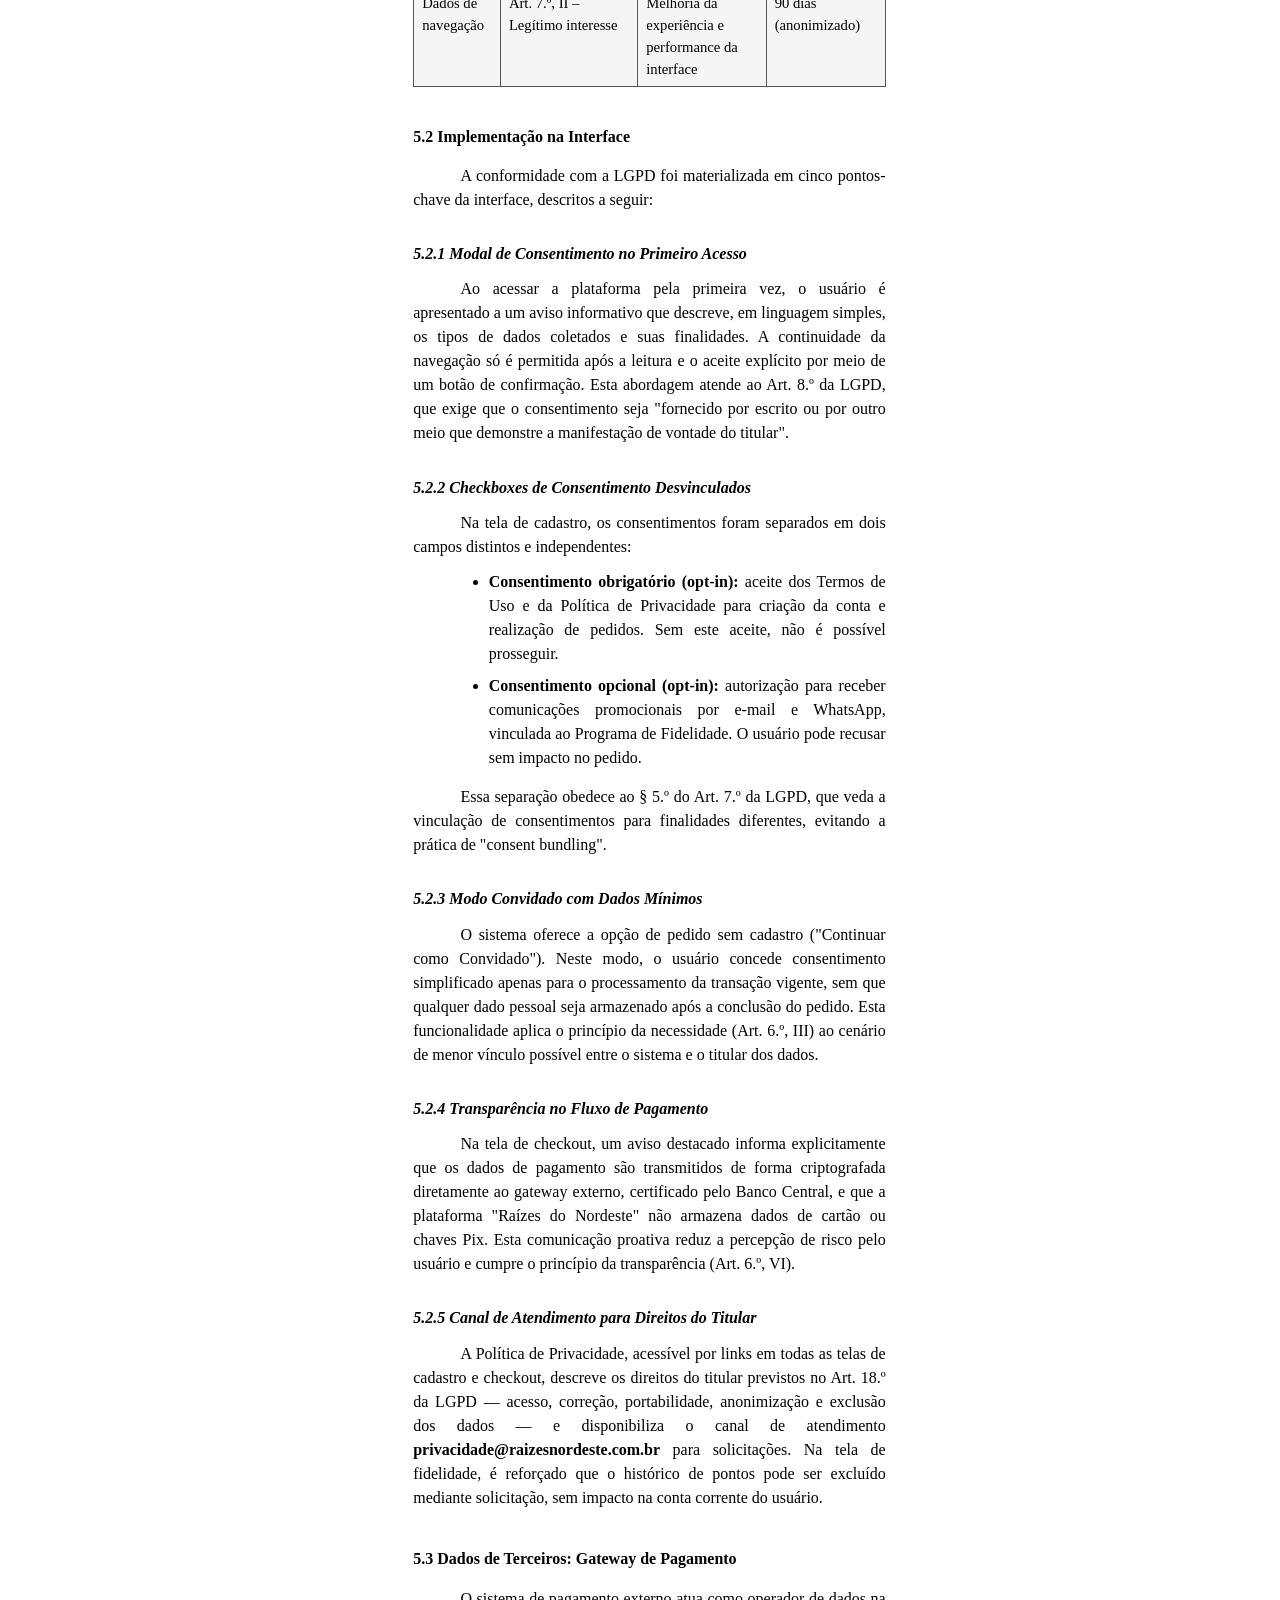
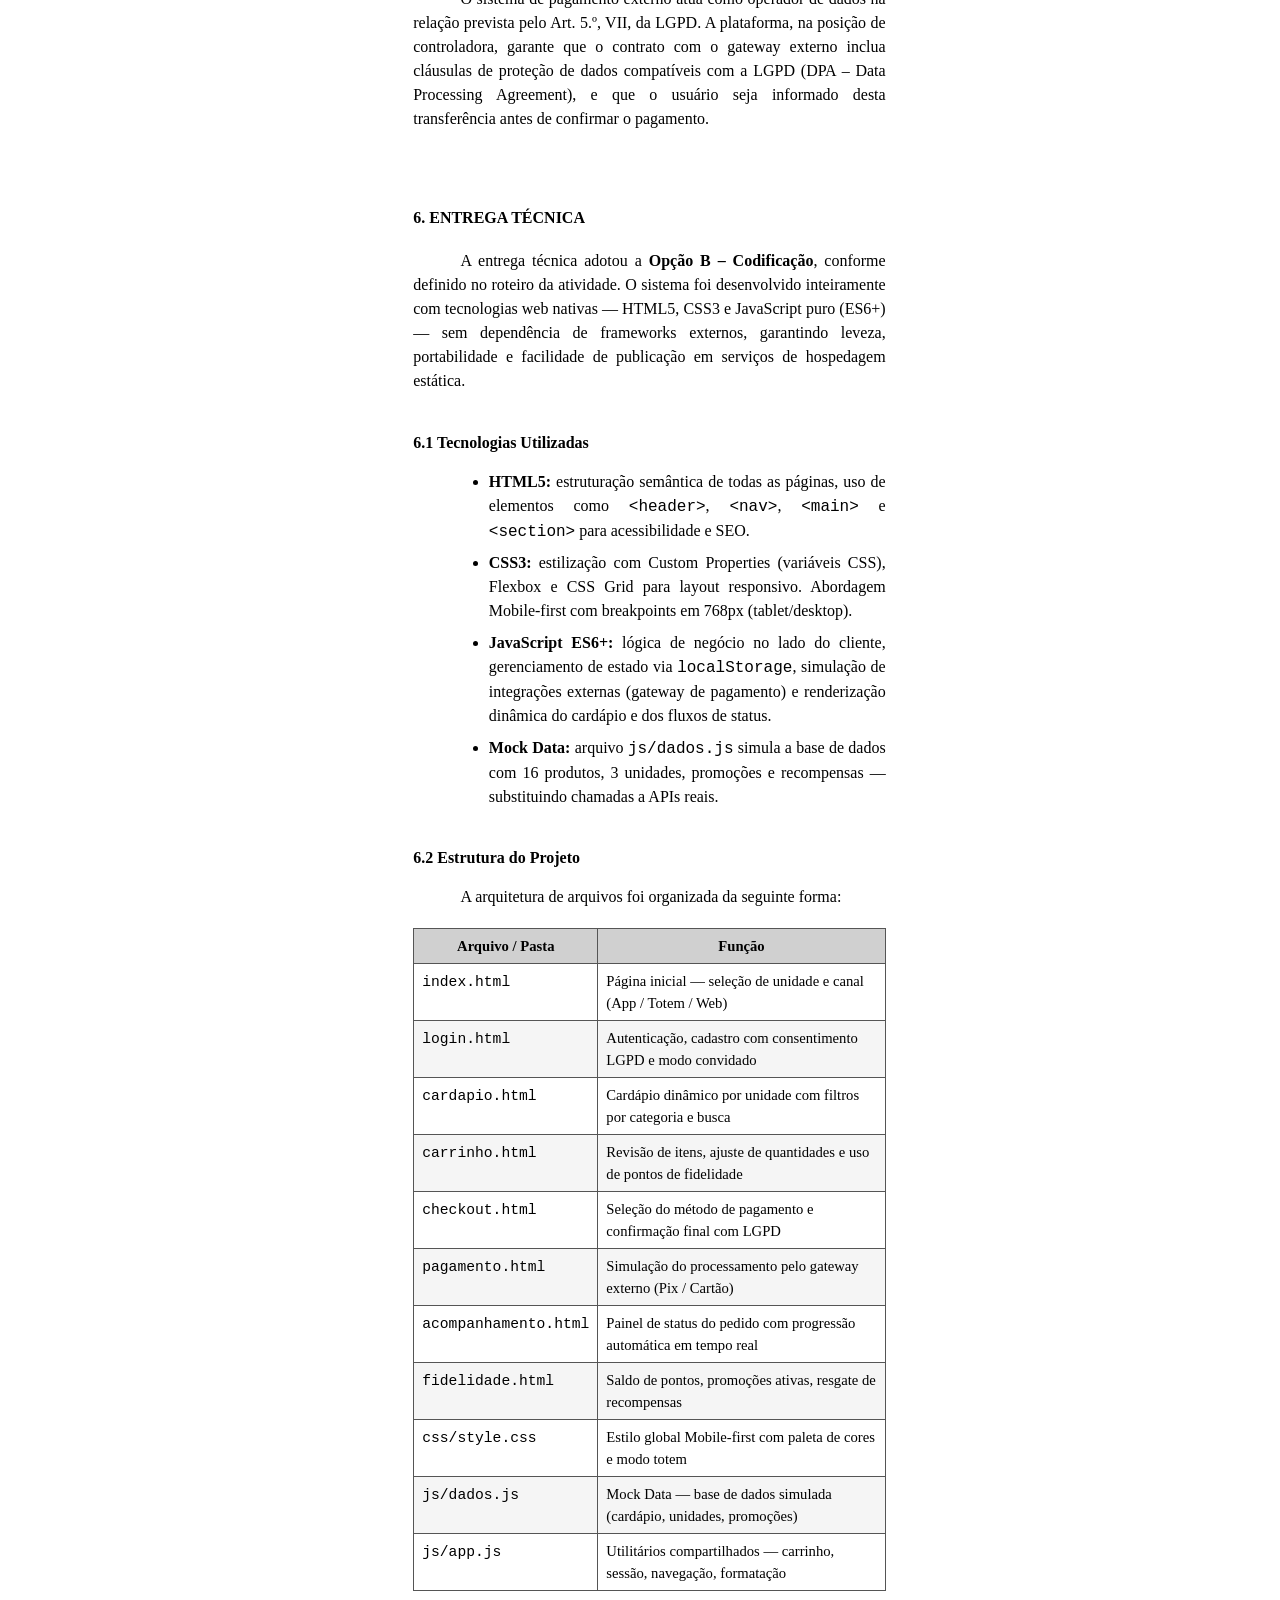
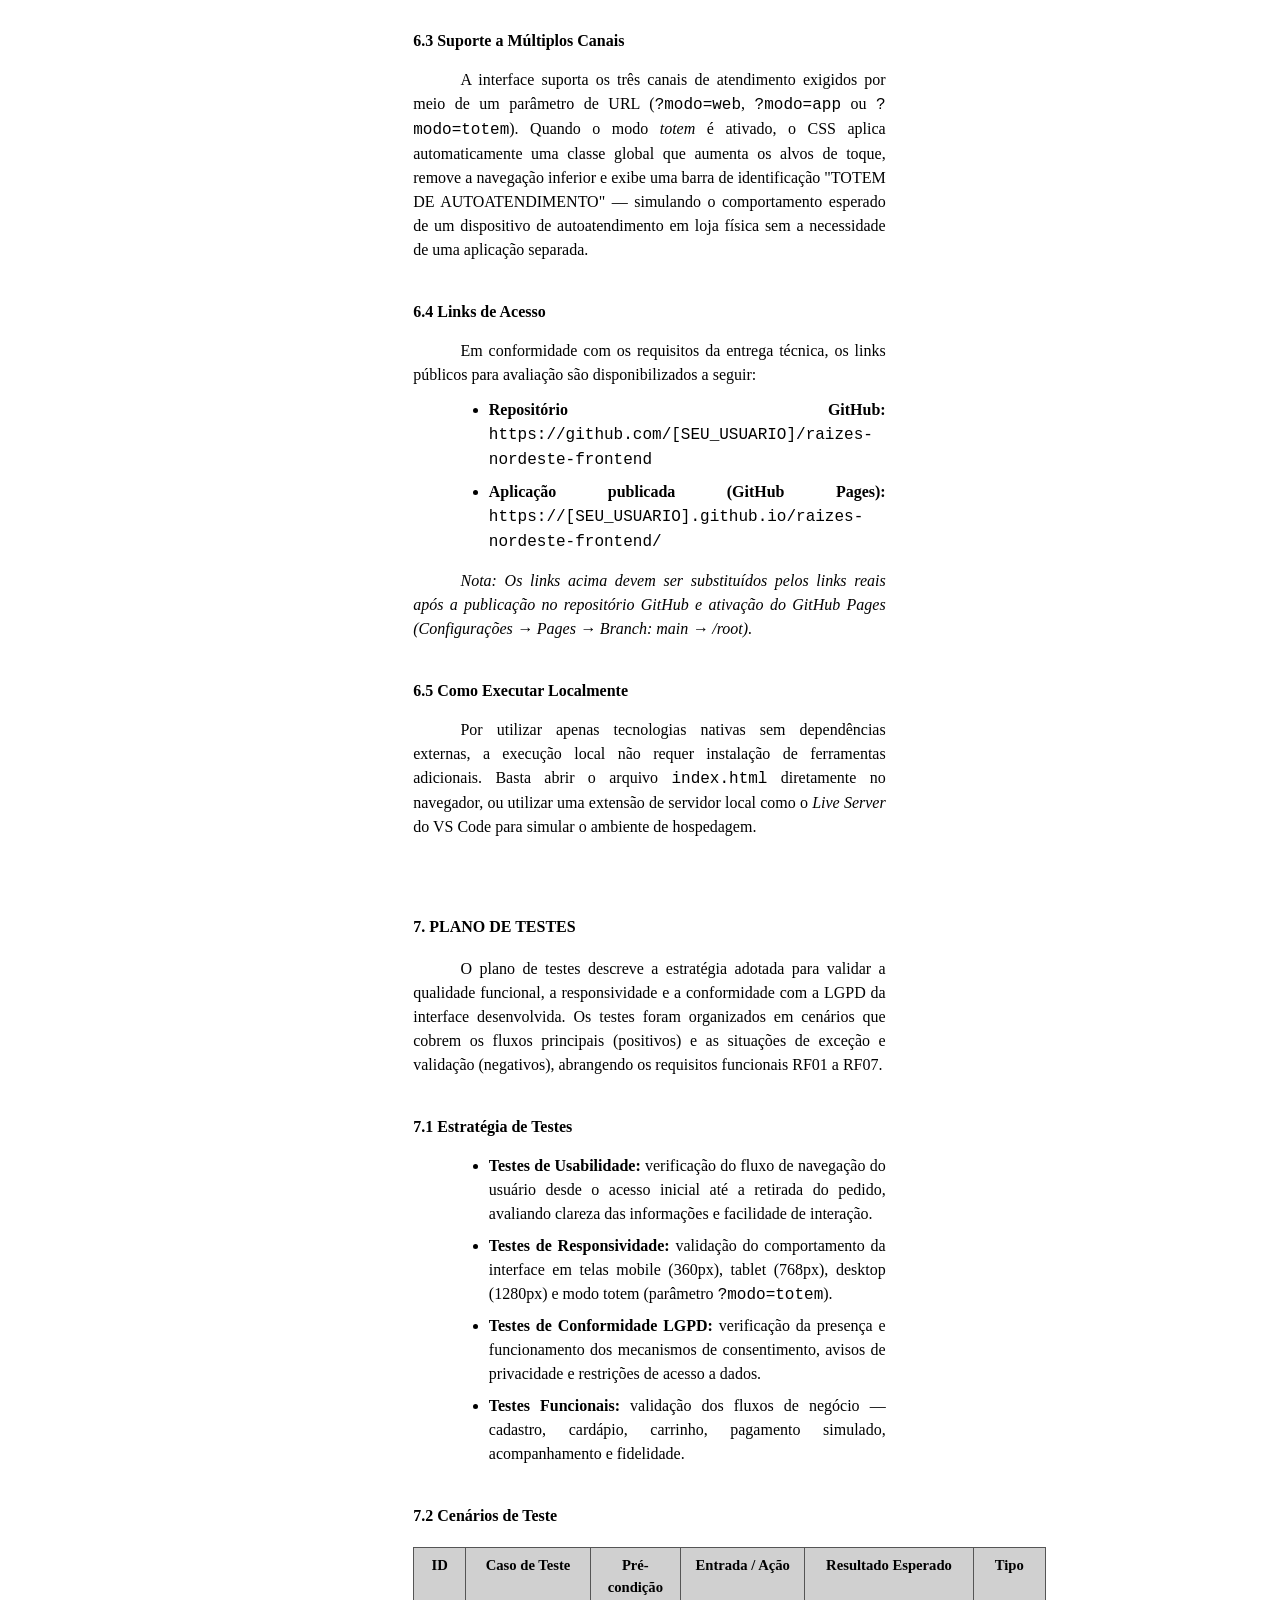
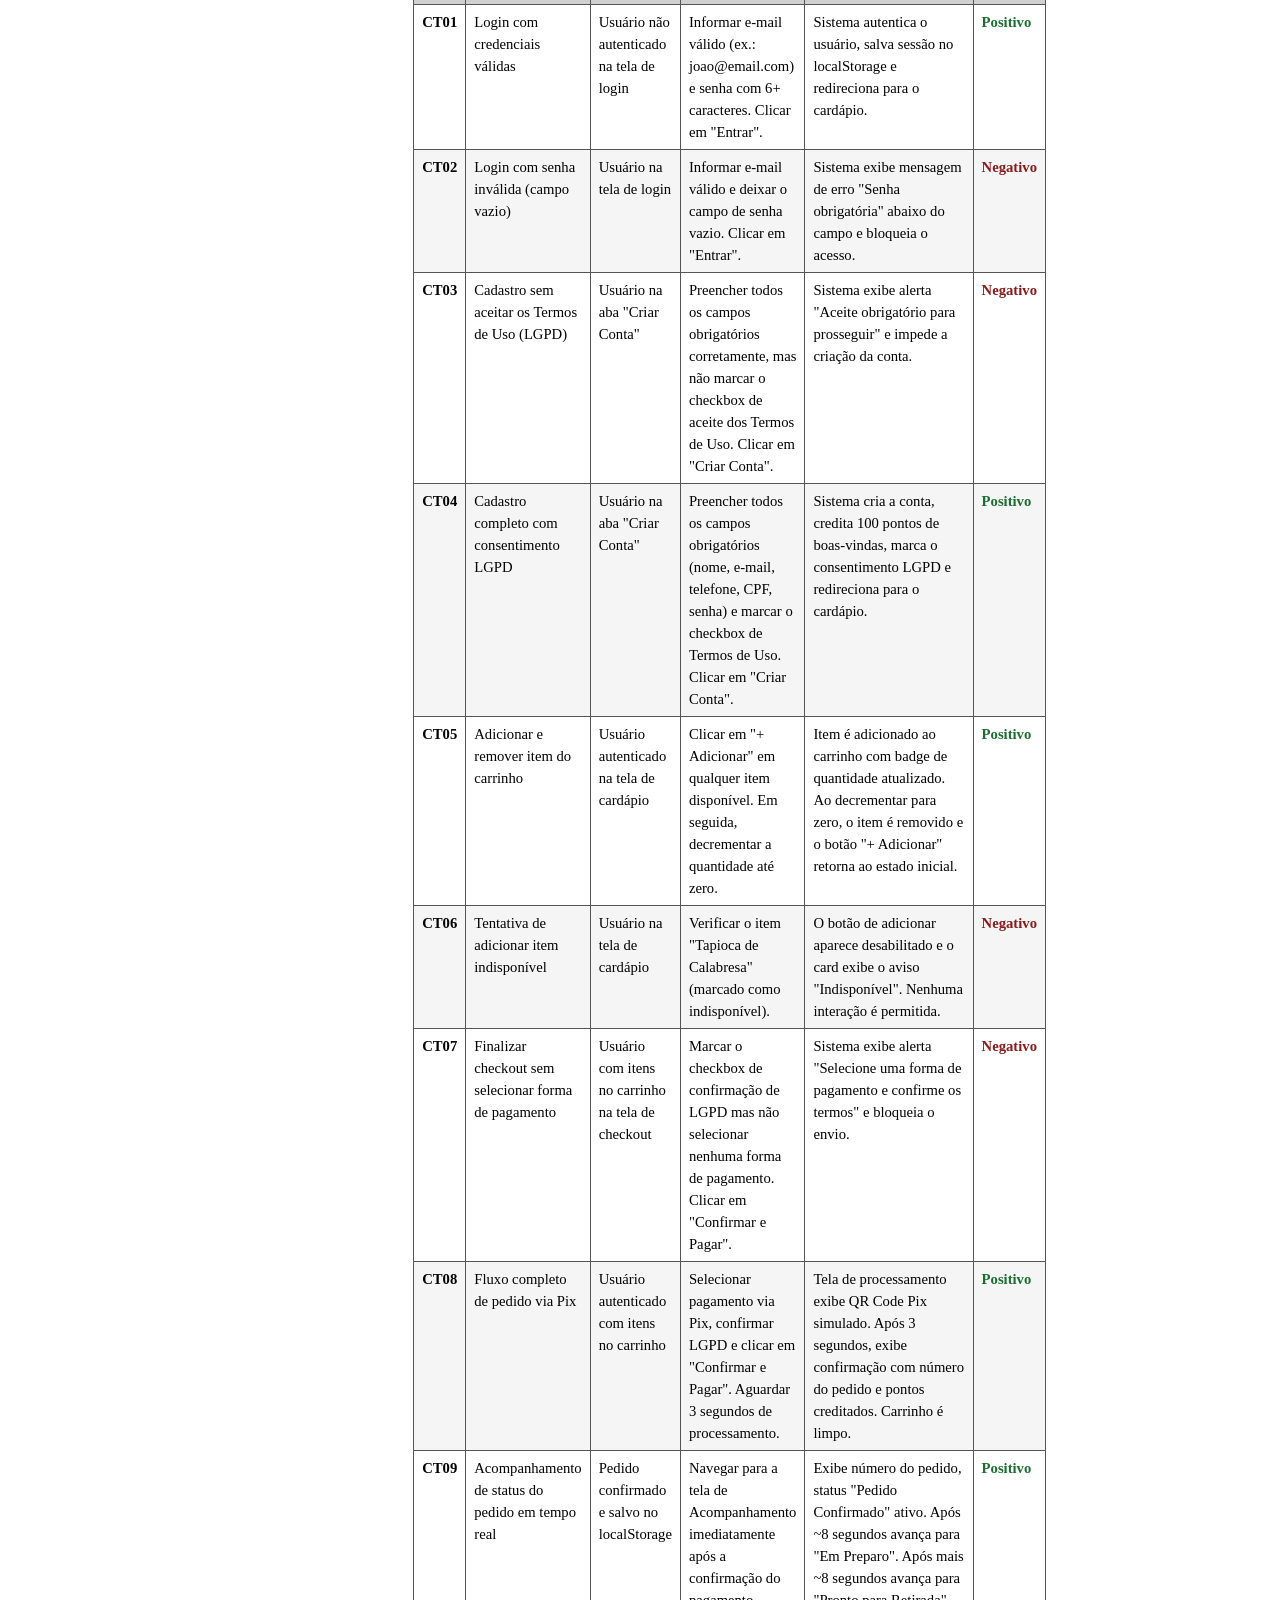
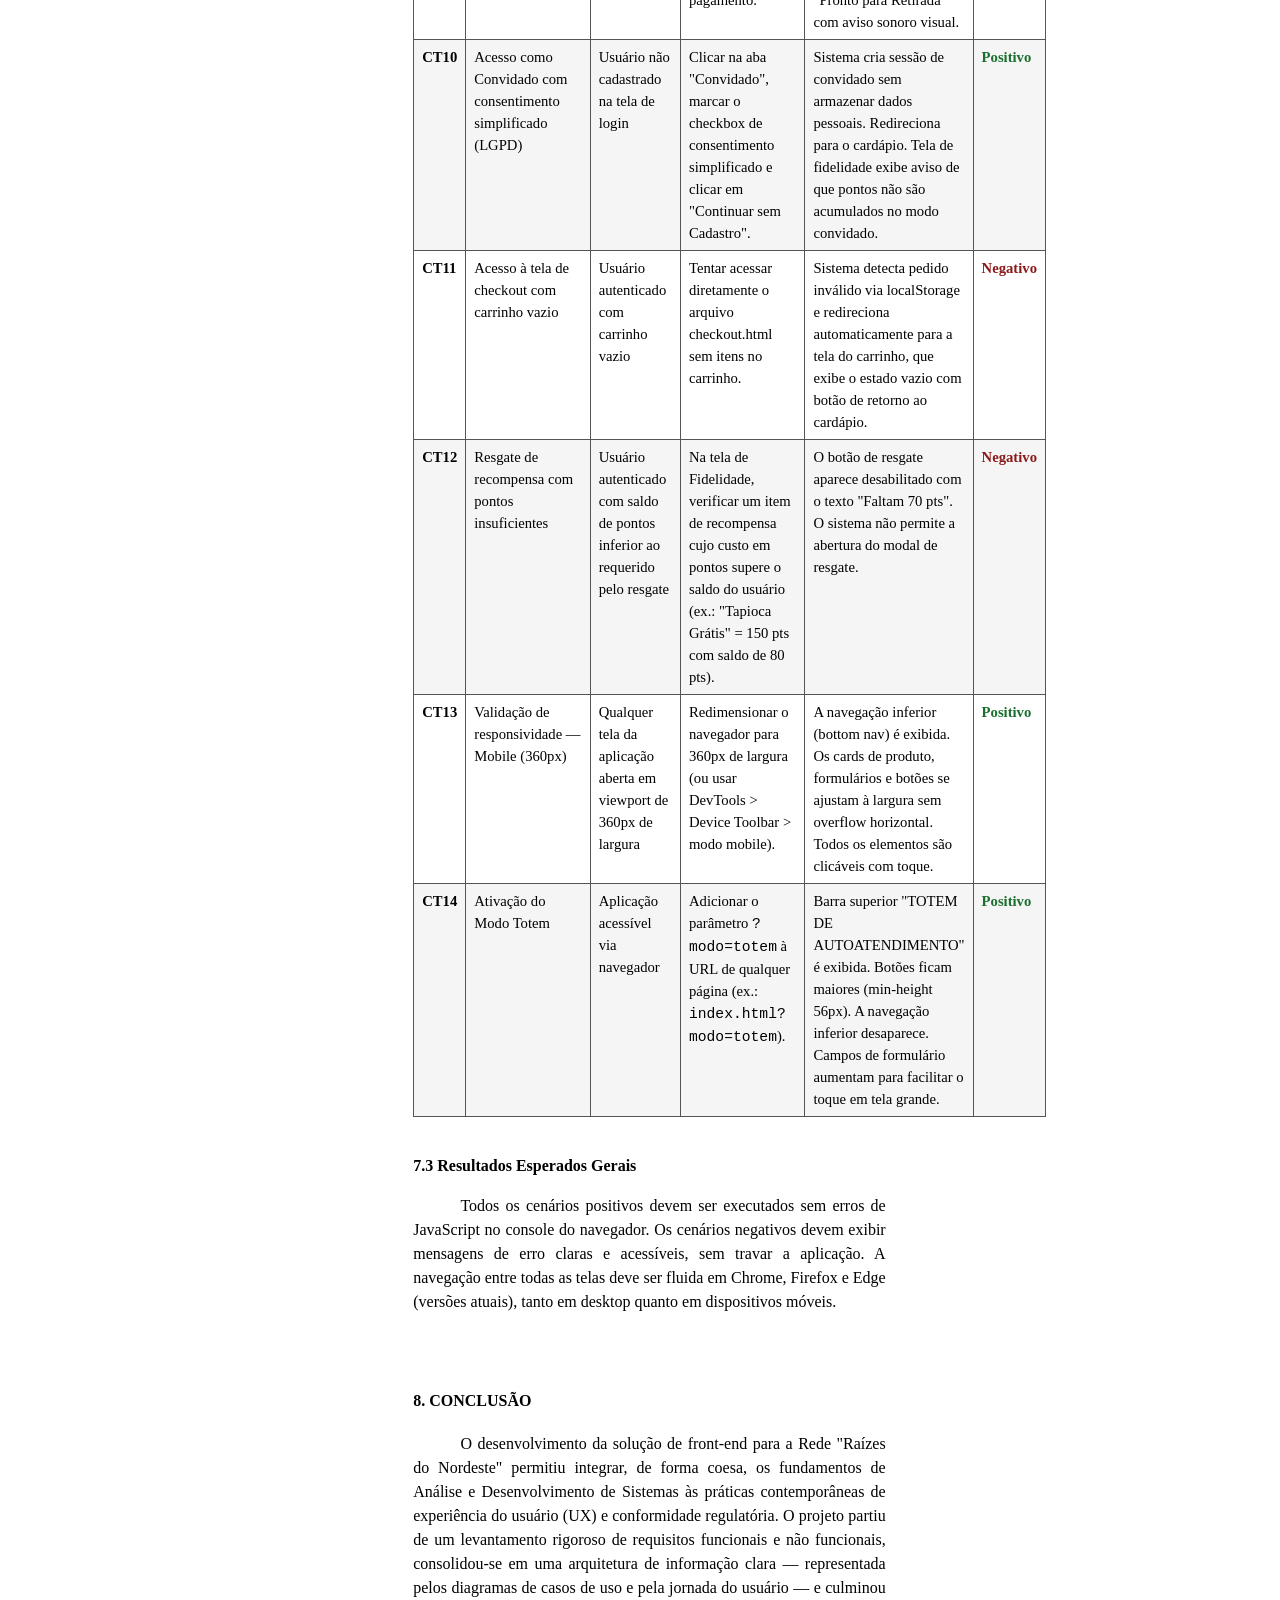
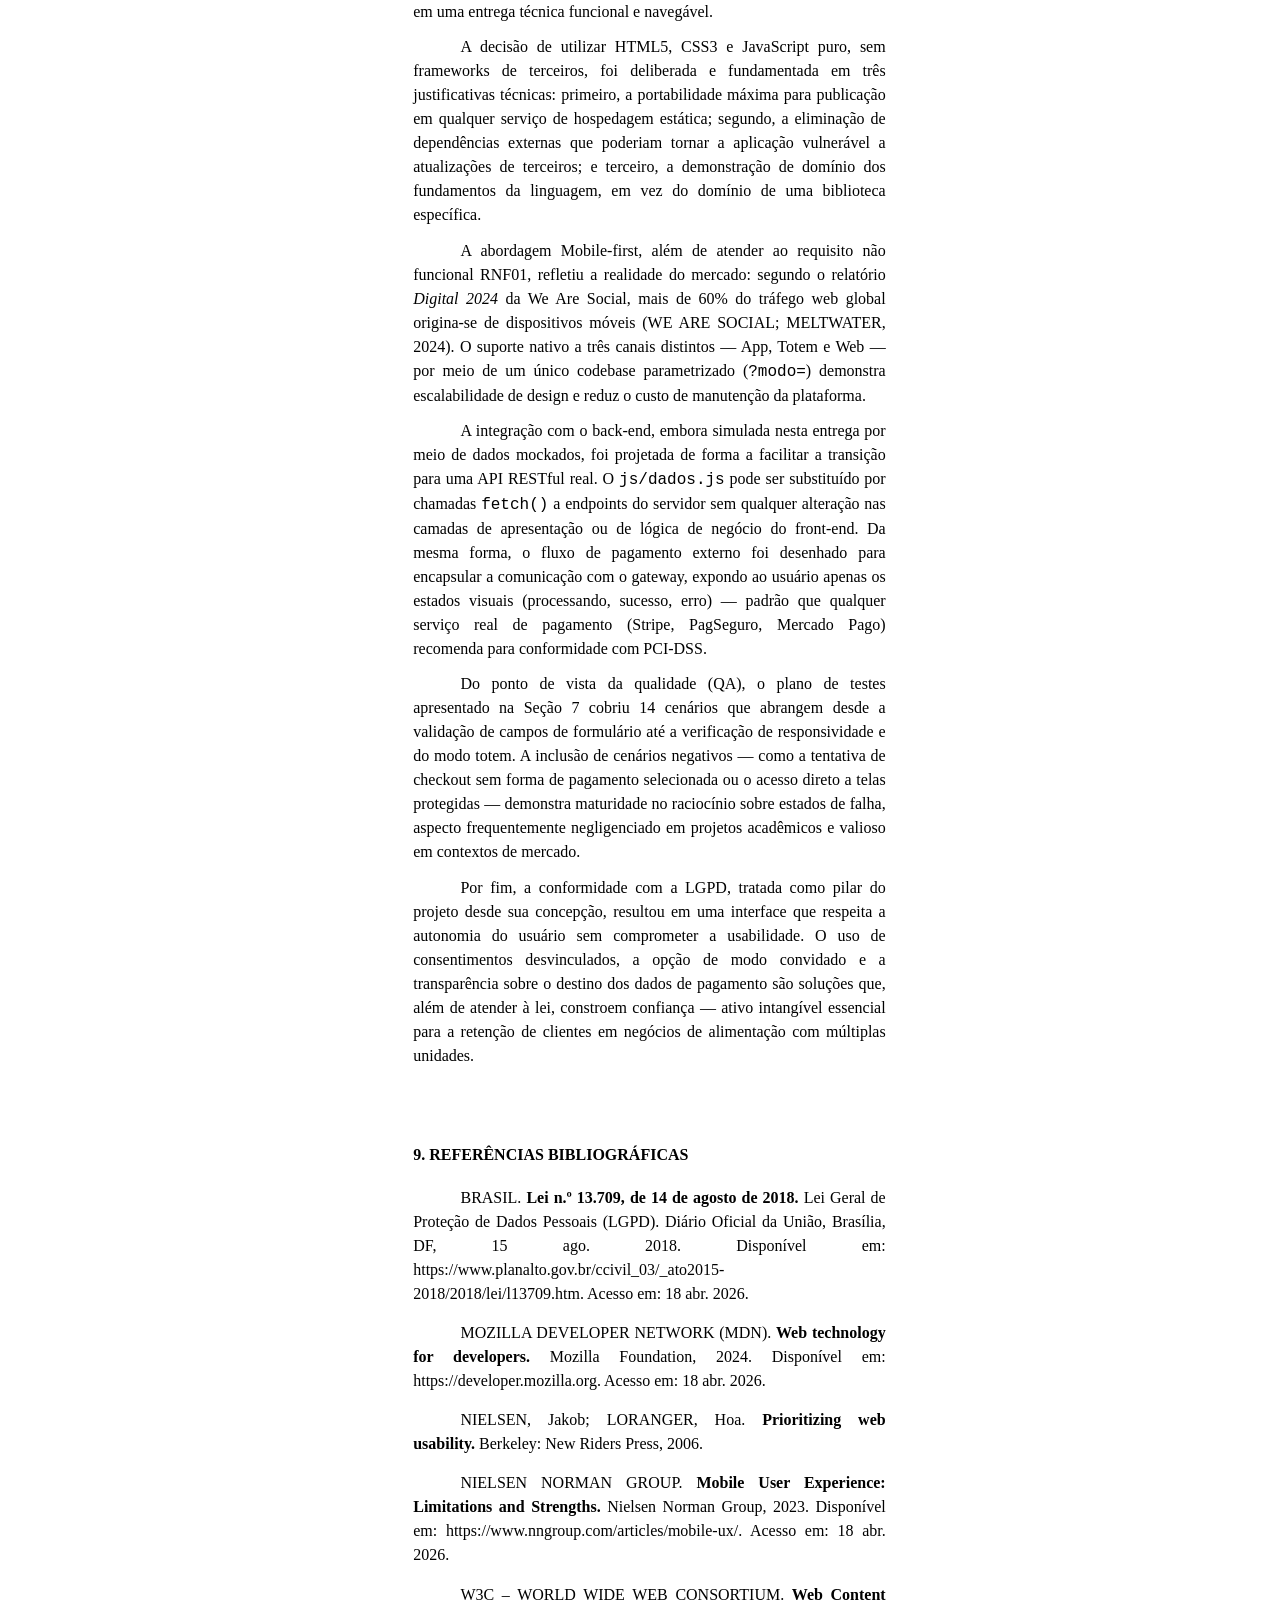
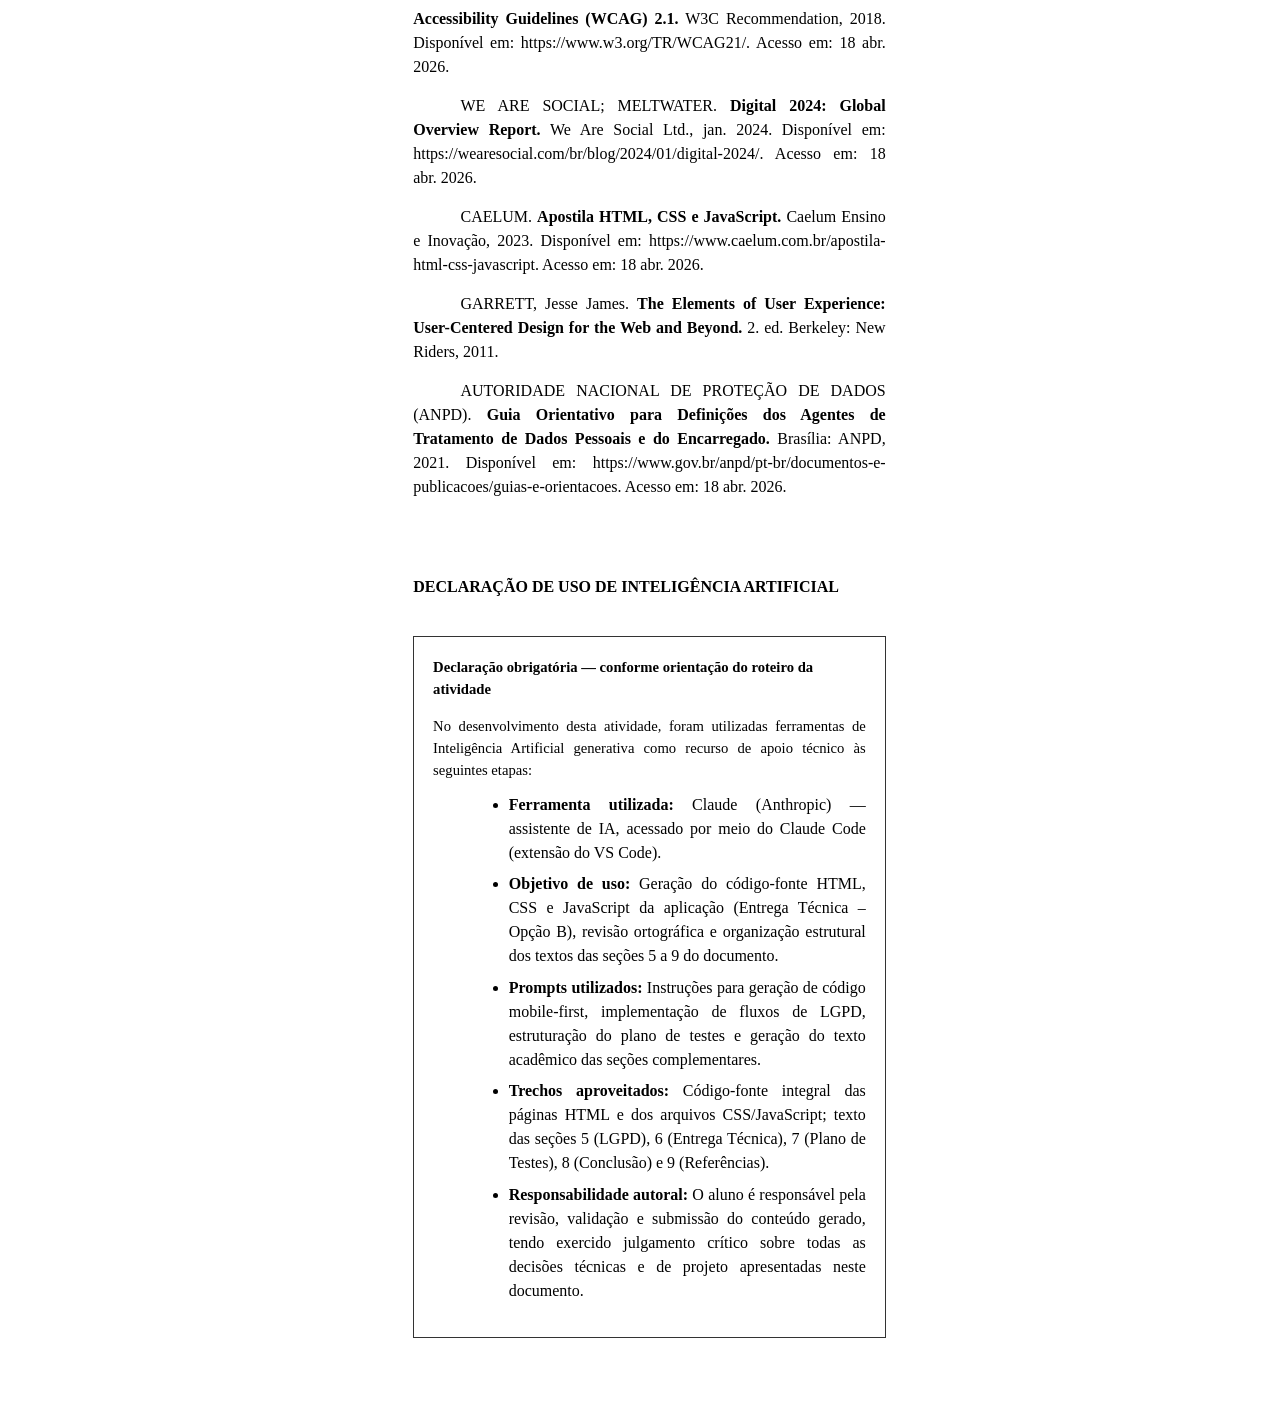
<file: secoes_5_a_9.html>
<!DOCTYPE html>
<html lang="pt-BR">
<head>
  <meta charset="UTF-8">
  <title>Raízes do Nordeste – Seções 5 a 9 (ABNT)</title>
  <style>
    /* =============================================
       FORMATAÇÃO ABNT – NBR 14724
       Fonte: Times New Roman 12pt
       Margem: sup/dir/inf 2,5cm | esq 3cm
       Espaçamento: 1,5 entre linhas
       Parágrafos: recuo de 1,25cm
    ============================================= */
    @page {
      size: A4;
      margin: 2.5cm 2.5cm 2.5cm 3cm;
    }
    * { box-sizing: border-box; margin: 0; padding: 0; }

    body {
      font-family: 'Times New Roman', Times, serif;
      font-size: 12pt;
      line-height: 1.5;
      color: #000;
      background: #fff;
      max-width: 18cm;
      margin: 0 auto;
      padding: 2.5cm 2.5cm 2.5cm 3cm;
    }

    /* Títulos de seção (negrito, maiúsculas, 12pt) */
    h2 {
      font-size: 12pt;
      font-weight: bold;
      text-transform: uppercase;
      margin-top: 2cm;
      margin-bottom: 0.5cm;
      page-break-before: always;
    }
    h2:first-of-type { page-break-before: avoid; }

    /* Subtítulos (negrito, 12pt) */
    h3 {
      font-size: 12pt;
      font-weight: bold;
      margin-top: 1cm;
      margin-bottom: 0.4cm;
    }

    h4 {
      font-size: 12pt;
      font-style: italic;
      font-weight: bold;
      margin-top: 0.8cm;
      margin-bottom: 0.3cm;
    }

    /* Parágrafos com recuo */
    p {
      text-align: justify;
      text-indent: 1.25cm;
      margin-bottom: 0.3cm;
    }

    /* Listas */
    ul, ol {
      margin-left: 2cm;
      margin-bottom: 0.4cm;
    }
    li {
      text-align: justify;
      margin-bottom: 0.2cm;
      font-size: 12pt;
    }

    /* Tabela de testes (ABNT) */
    table {
      width: 100%;
      border-collapse: collapse;
      margin: 0.5cm 0 1cm 0;
      font-size: 11pt;
    }
    thead { background: #d0d0d0; }
    th, td {
      border: 1px solid #555;
      padding: 6px 8px;
      text-align: left;
      vertical-align: top;
    }
    th { font-weight: bold; text-align: center; }
    tr:nth-child(even) { background: #f5f5f5; }
    .pos { color: #1a6e2e; font-weight: bold; }
    .neg { color: #8b1a1a; font-weight: bold; }

    /* Citação direta longa (recuo 4cm) */
    blockquote {
      margin: 0.4cm 0 0.4cm 4cm;
      font-size: 11pt;
      text-align: justify;
    }

    /* Legenda de figura */
    .legenda {
      font-size: 11pt;
      text-align: center;
      margin: 0.2cm 0 0.6cm 0;
      font-style: italic;
    }

    /* Nota rodapé simulada */
    .nota {
      font-size: 10pt;
      border-top: 1px solid #555;
      margin-top: 1cm;
      padding-top: 0.3cm;
    }

    /* Referência bibliográfica */
    .ref {
      text-align: justify;
      margin-bottom: 0.4cm;
      padding-left: 0;
      font-size: 12pt;
    }
    .ref + .ref { margin-top: 0.3cm; }

    /* Declaração de IA */
    .decl {
      border: 1px solid #333;
      padding: 0.5cm;
      margin-top: 1cm;
      font-size: 11pt;
    }
    .decl h3 { margin-top: 0; font-size: 11pt; }

    /* Separador de seção para impressão */
    .quebra { page-break-before: always; }

    /* Instrução de uso */
    .instrucao {
      background: #FFF8E1;
      border: 2px solid #F5A623;
      border-radius: 6px;
      padding: 14px 18px;
      margin-bottom: 24px;
      font-family: Arial, sans-serif;
      font-size: 11pt;
      line-height: 1.6;
      color: #4a3000;
    }
    .instrucao strong { display: block; margin-bottom: 6px; font-size: 12pt; }

    @media print { .instrucao { display: none; } }
  </style>
</head>
<body>

<!-- ============================================================
     INSTRUÇÕES DE USO (NÃO APARECE NA IMPRESSÃO)
============================================================ -->
<div class="instrucao">
  <strong>📋 Como usar este arquivo:</strong>
  1. Abra este arquivo no <strong>Word</strong> (Arquivo → Abrir → selecione este .html)<br>
  2. Selecione todo o conteúdo (Ctrl+A), copie (Ctrl+C)<br>
  3. Cole no final do seu documento principal (após a página 9)<br>
  4. Ajuste a numeração de páginas e o Sumário conforme necessário<br>
  5. <strong>Importante:</strong> Na seção 6, substitua os links de exemplo pelo link real do seu GitHub e deploy<br>
  <em>Dica: Para imprimir sem estas instruções, use Ctrl+P — elas não aparecem na impressão.</em>
</div>


<!-- ============================================================
     SEÇÃO 5 — LGPD E PRIVACIDADE DA INTERFACE
============================================================ -->
<h2>5. LGPD e Privacidade da Interface</h2>

<p>
A Lei Geral de Proteção de Dados Pessoais (LGPD – Lei n.º 13.709, de 14 de agosto de
2018) estabelece os princípios, direitos e obrigações aplicáveis ao tratamento de dados
pessoais em território brasileiro. No contexto da plataforma "Raízes do Nordeste", a
conformidade com a LGPD não foi tratada como uma camada adicionada ao final do
projeto, mas como requisito estrutural que atravessa todos os fluxos de interação desde
o primeiro acesso do usuário.
</p>

<p>
A arquitetura de privacidade da interface foi projetada com base no princípio da
<em>Privacy by Design</em>, garantindo que os mecanismos de consentimento, transparência e
controle dos dados sejam explícitos e acessíveis em todos os canais (App, Totem e Web).
</p>

<h3>5.1 Dados Coletados e Finalidades</h3>

<p>
A plataforma coleta apenas os dados estritamente necessários ao cumprimento de suas
funcionalidades, em conformidade com o princípio da minimização previsto no Art. 6.º,
inciso III, da LGPD. O quadro abaixo detalha os dados coletados, a base legal e a
finalidade de cada tratamento:
</p>

<table>
  <thead>
    <tr>
      <th>Dado Coletado</th>
      <th>Base Legal (LGPD)</th>
      <th>Finalidade</th>
      <th>Retenção</th>
    </tr>
  </thead>
  <tbody>
    <tr>
      <td>Nome completo</td>
      <td>Art. 7.º, I – Consentimento</td>
      <td>Identificação e personalização da conta</td>
      <td>Enquanto a conta estiver ativa</td>
    </tr>
    <tr>
      <td>E-mail</td>
      <td>Art. 7.º, I – Consentimento / Art. 7.º, V – Execução de contrato</td>
      <td>Autenticação e comunicação transacional</td>
      <td>Enquanto a conta estiver ativa</td>
    </tr>
    <tr>
      <td>CPF</td>
      <td>Art. 7.º, V – Execução de contrato</td>
      <td>Identificação fiscal e unicidade de cadastro</td>
      <td>5 anos (obrigação legal)</td>
    </tr>
    <tr>
      <td>Telefone / WhatsApp</td>
      <td>Art. 7.º, I – Consentimento</td>
      <td>Comunicação de promoções (com opt-in)</td>
      <td>Enquanto o consentimento estiver ativo</td>
    </tr>
    <tr>
      <td>Histórico de pedidos</td>
      <td>Art. 7.º, V – Execução de contrato</td>
      <td>Programa de fidelidade e suporte ao cliente</td>
      <td>12 meses</td>
    </tr>
    <tr>
      <td>Dados de navegação</td>
      <td>Art. 7.º, II – Legítimo interesse</td>
      <td>Melhoria da experiência e performance da interface</td>
      <td>90 dias (anonimizado)</td>
    </tr>
  </tbody>
</table>

<h3>5.2 Implementação na Interface</h3>

<p>
A conformidade com a LGPD foi materializada em cinco pontos-chave da interface, descritos
a seguir:
</p>

<h4>5.2.1 Modal de Consentimento no Primeiro Acesso</h4>

<p>
Ao acessar a plataforma pela primeira vez, o usuário é apresentado a um aviso informativo
que descreve, em linguagem simples, os tipos de dados coletados e suas finalidades. A
continuidade da navegação só é permitida após a leitura e o aceite explícito por meio de
um botão de confirmação. Esta abordagem atende ao Art. 8.º da LGPD, que exige que o
consentimento seja "fornecido por escrito ou por outro meio que demonstre a manifestação
de vontade do titular".
</p>

<h4>5.2.2 Checkboxes de Consentimento Desvinculados</h4>

<p>
Na tela de cadastro, os consentimentos foram separados em dois campos distintos e
independentes:
</p>
<ul>
  <li><strong>Consentimento obrigatório (opt-in):</strong> aceite dos Termos de Uso e da Política de
  Privacidade para criação da conta e realização de pedidos. Sem este aceite, não é
  possível prosseguir.</li>
  <li><strong>Consentimento opcional (opt-in):</strong> autorização para receber comunicações
  promocionais por e-mail e WhatsApp, vinculada ao Programa de Fidelidade. O usuário
  pode recusar sem impacto no pedido.</li>
</ul>
<p>
Essa separação obedece ao § 5.º do Art. 7.º da LGPD, que veda a vinculação de
consentimentos para finalidades diferentes, evitando a prática de "consent bundling".
</p>

<h4>5.2.3 Modo Convidado com Dados Mínimos</h4>

<p>
O sistema oferece a opção de pedido sem cadastro ("Continuar como Convidado"). Neste
modo, o usuário concede consentimento simplificado apenas para o processamento da
transação vigente, sem que qualquer dado pessoal seja armazenado após a conclusão
do pedido. Esta funcionalidade aplica o princípio da necessidade (Art. 6.º, III) ao
cenário de menor vínculo possível entre o sistema e o titular dos dados.
</p>

<h4>5.2.4 Transparência no Fluxo de Pagamento</h4>

<p>
Na tela de checkout, um aviso destacado informa explicitamente que os dados de
pagamento são transmitidos de forma criptografada diretamente ao gateway externo,
certificado pelo Banco Central, e que a plataforma "Raízes do Nordeste" não armazena
dados de cartão ou chaves Pix. Esta comunicação proativa reduz a percepção de risco
pelo usuário e cumpre o princípio da transparência (Art. 6.º, VI).
</p>

<h4>5.2.5 Canal de Atendimento para Direitos do Titular</h4>

<p>
A Política de Privacidade, acessível por links em todas as telas de cadastro e checkout,
descreve os direitos do titular previstos no Art. 18.º da LGPD — acesso, correção,
portabilidade, anonimização e exclusão dos dados — e disponibiliza o canal de
atendimento <strong>privacidade@raizesnordeste.com.br</strong> para solicitações. Na tela de fidelidade,
é reforçado que o histórico de pontos pode ser excluído mediante solicitação, sem
impacto na conta corrente do usuário.
</p>

<h3>5.3 Dados de Terceiros: Gateway de Pagamento</h3>

<p>
O sistema de pagamento externo atua como operador de dados na relação prevista pelo
Art. 5.º, VII, da LGPD. A plataforma, na posição de controladora, garante que o
contrato com o gateway externo inclua cláusulas de proteção de dados compatíveis com
a LGPD (DPA – Data Processing Agreement), e que o usuário seja informado desta
transferência antes de confirmar o pagamento.
</p>


<!-- ============================================================
     SEÇÃO 6 — ENTREGA TÉCNICA
============================================================ -->
<h2 class="quebra">6. Entrega Técnica</h2>

<p>
A entrega técnica adotou a <strong>Opção B – Codificação</strong>, conforme definido no
roteiro da atividade. O sistema foi desenvolvido inteiramente com tecnologias web
nativas — HTML5, CSS3 e JavaScript puro (ES6+) — sem dependência de frameworks
externos, garantindo leveza, portabilidade e facilidade de publicação em serviços de
hospedagem estática.
</p>

<h3>6.1 Tecnologias Utilizadas</h3>

<ul>
  <li><strong>HTML5:</strong> estruturação semântica de todas as páginas, uso de elementos como
  <code>&lt;header&gt;</code>, <code>&lt;nav&gt;</code>, <code>&lt;main&gt;</code> e
  <code>&lt;section&gt;</code> para acessibilidade e SEO.</li>
  <li><strong>CSS3:</strong> estilização com Custom Properties (variáveis CSS), Flexbox e CSS Grid
  para layout responsivo. Abordagem Mobile-first com breakpoints em 768px (tablet/desktop).</li>
  <li><strong>JavaScript ES6+:</strong> lógica de negócio no lado do cliente, gerenciamento de
  estado via <code>localStorage</code>, simulação de integrações externas (gateway de
  pagamento) e renderização dinâmica do cardápio e dos fluxos de status.</li>
  <li><strong>Mock Data:</strong> arquivo <code>js/dados.js</code> simula a base de dados com
  16 produtos, 3 unidades, promoções e recompensas — substituindo chamadas a APIs reais.</li>
</ul>

<h3>6.2 Estrutura do Projeto</h3>

<p>A arquitetura de arquivos foi organizada da seguinte forma:</p>

<table>
  <thead>
    <tr><th>Arquivo / Pasta</th><th>Função</th></tr>
  </thead>
  <tbody>
    <tr><td><code>index.html</code></td><td>Página inicial — seleção de unidade e canal (App / Totem / Web)</td></tr>
    <tr><td><code>login.html</code></td><td>Autenticação, cadastro com consentimento LGPD e modo convidado</td></tr>
    <tr><td><code>cardapio.html</code></td><td>Cardápio dinâmico por unidade com filtros por categoria e busca</td></tr>
    <tr><td><code>carrinho.html</code></td><td>Revisão de itens, ajuste de quantidades e uso de pontos de fidelidade</td></tr>
    <tr><td><code>checkout.html</code></td><td>Seleção do método de pagamento e confirmação final com LGPD</td></tr>
    <tr><td><code>pagamento.html</code></td><td>Simulação do processamento pelo gateway externo (Pix / Cartão)</td></tr>
    <tr><td><code>acompanhamento.html</code></td><td>Painel de status do pedido com progressão automática em tempo real</td></tr>
    <tr><td><code>fidelidade.html</code></td><td>Saldo de pontos, promoções ativas, resgate de recompensas</td></tr>
    <tr><td><code>css/style.css</code></td><td>Estilo global Mobile-first com paleta de cores e modo totem</td></tr>
    <tr><td><code>js/dados.js</code></td><td>Mock Data — base de dados simulada (cardápio, unidades, promoções)</td></tr>
    <tr><td><code>js/app.js</code></td><td>Utilitários compartilhados — carrinho, sessão, navegação, formatação</td></tr>
  </tbody>
</table>

<h3>6.3 Suporte a Múltiplos Canais</h3>

<p>
A interface suporta os três canais de atendimento exigidos por meio de um parâmetro de URL
(<code>?modo=web</code>, <code>?modo=app</code> ou <code>?modo=totem</code>). Quando o
modo <em>totem</em> é ativado, o CSS aplica automaticamente uma classe global que aumenta
os alvos de toque, remove a navegação inferior e exibe uma barra de identificação "TOTEM DE
AUTOATENDIMENTO" — simulando o comportamento esperado de um dispositivo de autoatendimento em
loja física sem a necessidade de uma aplicação separada.
</p>

<h3>6.4 Links de Acesso</h3>

<p>
Em conformidade com os requisitos da entrega técnica, os links públicos para avaliação
são disponibilizados a seguir:
</p>

<ul>
  <li><strong>Repositório GitHub:</strong>
  <code>https://github.com/[SEU_USUARIO]/raizes-nordeste-frontend</code></li>
  <li><strong>Aplicação publicada (GitHub Pages):</strong>
  <code>https://[SEU_USUARIO].github.io/raizes-nordeste-frontend/</code></li>
</ul>

<p>
<em>Nota: Os links acima devem ser substituídos pelos links reais após a publicação no
repositório GitHub e ativação do GitHub Pages (Configurações → Pages → Branch: main → /root).</em>
</p>

<h3>6.5 Como Executar Localmente</h3>

<p>
Por utilizar apenas tecnologias nativas sem dependências externas, a execução local
não requer instalação de ferramentas adicionais. Basta abrir o arquivo
<code>index.html</code> diretamente no navegador, ou utilizar uma extensão de servidor
local como o <em>Live Server</em> do VS Code para simular o ambiente de hospedagem.
</p>


<!-- ============================================================
     SEÇÃO 7 — PLANO DE TESTES
============================================================ -->
<h2 class="quebra">7. Plano de Testes</h2>

<p>
O plano de testes descreve a estratégia adotada para validar a qualidade funcional,
a responsividade e a conformidade com a LGPD da interface desenvolvida. Os testes
foram organizados em cenários que cobrem os fluxos principais (positivos) e as situações
de exceção e validação (negativos), abrangendo os requisitos funcionais RF01 a RF07.
</p>

<h3>7.1 Estratégia de Testes</h3>

<ul>
  <li><strong>Testes de Usabilidade:</strong> verificação do fluxo de navegação do usuário
  desde o acesso inicial até a retirada do pedido, avaliando clareza das informações
  e facilidade de interação.</li>
  <li><strong>Testes de Responsividade:</strong> validação do comportamento da interface em
  telas mobile (360px), tablet (768px), desktop (1280px) e modo totem (parâmetro
  <code>?modo=totem</code>).</li>
  <li><strong>Testes de Conformidade LGPD:</strong> verificação da presença e funcionamento dos
  mecanismos de consentimento, avisos de privacidade e restrições de acesso a dados.</li>
  <li><strong>Testes Funcionais:</strong> validação dos fluxos de negócio — cadastro, cardápio,
  carrinho, pagamento simulado, acompanhamento e fidelidade.</li>
</ul>

<h3>7.2 Cenários de Teste</h3>

<table>
  <thead>
    <tr>
      <th>ID</th>
      <th>Caso de Teste</th>
      <th>Pré-condição</th>
      <th>Entrada / Ação</th>
      <th>Resultado Esperado</th>
      <th>Tipo</th>
    </tr>
  </thead>
  <tbody>

    <tr>
      <td><strong>CT01</strong></td>
      <td>Login com credenciais válidas</td>
      <td>Usuário não autenticado na tela de login</td>
      <td>Informar e-mail válido (ex.: joao@email.com) e senha com 6+ caracteres. Clicar em "Entrar".</td>
      <td>Sistema autentica o usuário, salva sessão no localStorage e redireciona para o cardápio.</td>
      <td class="pos">Positivo</td>
    </tr>

    <tr>
      <td><strong>CT02</strong></td>
      <td>Login com senha inválida (campo vazio)</td>
      <td>Usuário na tela de login</td>
      <td>Informar e-mail válido e deixar o campo de senha vazio. Clicar em "Entrar".</td>
      <td>Sistema exibe mensagem de erro "Senha obrigatória" abaixo do campo e bloqueia o acesso.</td>
      <td class="neg">Negativo</td>
    </tr>

    <tr>
      <td><strong>CT03</strong></td>
      <td>Cadastro sem aceitar os Termos de Uso (LGPD)</td>
      <td>Usuário na aba "Criar Conta"</td>
      <td>Preencher todos os campos obrigatórios corretamente, mas não marcar o checkbox de aceite dos Termos de Uso. Clicar em "Criar Conta".</td>
      <td>Sistema exibe alerta "Aceite obrigatório para prosseguir" e impede a criação da conta.</td>
      <td class="neg">Negativo</td>
    </tr>

    <tr>
      <td><strong>CT04</strong></td>
      <td>Cadastro completo com consentimento LGPD</td>
      <td>Usuário na aba "Criar Conta"</td>
      <td>Preencher todos os campos obrigatórios (nome, e-mail, telefone, CPF, senha) e marcar o checkbox de Termos de Uso. Clicar em "Criar Conta".</td>
      <td>Sistema cria a conta, credita 100 pontos de boas-vindas, marca o consentimento LGPD e redireciona para o cardápio.</td>
      <td class="pos">Positivo</td>
    </tr>

    <tr>
      <td><strong>CT05</strong></td>
      <td>Adicionar e remover item do carrinho</td>
      <td>Usuário autenticado na tela de cardápio</td>
      <td>Clicar em "+ Adicionar" em qualquer item disponível. Em seguida, decrementar a quantidade até zero.</td>
      <td>Item é adicionado ao carrinho com badge de quantidade atualizado. Ao decrementar para zero, o item é removido e o botão "+ Adicionar" retorna ao estado inicial.</td>
      <td class="pos">Positivo</td>
    </tr>

    <tr>
      <td><strong>CT06</strong></td>
      <td>Tentativa de adicionar item indisponível</td>
      <td>Usuário na tela de cardápio</td>
      <td>Verificar o item "Tapioca de Calabresa" (marcado como indisponível).</td>
      <td>O botão de adicionar aparece desabilitado e o card exibe o aviso "Indisponível". Nenhuma interação é permitida.</td>
      <td class="neg">Negativo</td>
    </tr>

    <tr>
      <td><strong>CT07</strong></td>
      <td>Finalizar checkout sem selecionar forma de pagamento</td>
      <td>Usuário com itens no carrinho na tela de checkout</td>
      <td>Marcar o checkbox de confirmação de LGPD mas não selecionar nenhuma forma de pagamento. Clicar em "Confirmar e Pagar".</td>
      <td>Sistema exibe alerta "Selecione uma forma de pagamento e confirme os termos" e bloqueia o envio.</td>
      <td class="neg">Negativo</td>
    </tr>

    <tr>
      <td><strong>CT08</strong></td>
      <td>Fluxo completo de pedido via Pix</td>
      <td>Usuário autenticado com itens no carrinho</td>
      <td>Selecionar pagamento via Pix, confirmar LGPD e clicar em "Confirmar e Pagar". Aguardar 3 segundos de processamento.</td>
      <td>Tela de processamento exibe QR Code Pix simulado. Após 3 segundos, exibe confirmação com número do pedido e pontos creditados. Carrinho é limpo.</td>
      <td class="pos">Positivo</td>
    </tr>

    <tr>
      <td><strong>CT09</strong></td>
      <td>Acompanhamento de status do pedido em tempo real</td>
      <td>Pedido confirmado e salvo no localStorage</td>
      <td>Navegar para a tela de Acompanhamento imediatamente após a confirmação do pagamento.</td>
      <td>Exibe número do pedido, status "Pedido Confirmado" ativo. Após ~8 segundos avança para "Em Preparo". Após mais ~8 segundos avança para "Pronto para Retirada" com aviso sonoro visual.</td>
      <td class="pos">Positivo</td>
    </tr>

    <tr>
      <td><strong>CT10</strong></td>
      <td>Acesso como Convidado com consentimento simplificado (LGPD)</td>
      <td>Usuário não cadastrado na tela de login</td>
      <td>Clicar na aba "Convidado", marcar o checkbox de consentimento simplificado e clicar em "Continuar sem Cadastro".</td>
      <td>Sistema cria sessão de convidado sem armazenar dados pessoais. Redireciona para o cardápio. Tela de fidelidade exibe aviso de que pontos não são acumulados no modo convidado.</td>
      <td class="pos">Positivo</td>
    </tr>

    <tr>
      <td><strong>CT11</strong></td>
      <td>Acesso à tela de checkout com carrinho vazio</td>
      <td>Usuário autenticado com carrinho vazio</td>
      <td>Tentar acessar diretamente o arquivo checkout.html sem itens no carrinho.</td>
      <td>Sistema detecta pedido inválido via localStorage e redireciona automaticamente para a tela do carrinho, que exibe o estado vazio com botão de retorno ao cardápio.</td>
      <td class="neg">Negativo</td>
    </tr>

    <tr>
      <td><strong>CT12</strong></td>
      <td>Resgate de recompensa com pontos insuficientes</td>
      <td>Usuário autenticado com saldo de pontos inferior ao requerido pelo resgate</td>
      <td>Na tela de Fidelidade, verificar um item de recompensa cujo custo em pontos supere o saldo do usuário (ex.: "Tapioca Grátis" = 150 pts com saldo de 80 pts).</td>
      <td>O botão de resgate aparece desabilitado com o texto "Faltam 70 pts". O sistema não permite a abertura do modal de resgate.</td>
      <td class="neg">Negativo</td>
    </tr>

    <tr>
      <td><strong>CT13</strong></td>
      <td>Validação de responsividade — Mobile (360px)</td>
      <td>Qualquer tela da aplicação aberta em viewport de 360px de largura</td>
      <td>Redimensionar o navegador para 360px de largura (ou usar DevTools > Device Toolbar > modo mobile).</td>
      <td>A navegação inferior (bottom nav) é exibida. Os cards de produto, formulários e botões se ajustam à largura sem overflow horizontal. Todos os elementos são clicáveis com toque.</td>
      <td class="pos">Positivo</td>
    </tr>

    <tr>
      <td><strong>CT14</strong></td>
      <td>Ativação do Modo Totem</td>
      <td>Aplicação acessível via navegador</td>
      <td>Adicionar o parâmetro <code>?modo=totem</code> à URL de qualquer página (ex.: <code>index.html?modo=totem</code>).</td>
      <td>Barra superior "TOTEM DE AUTOATENDIMENTO" é exibida. Botões ficam maiores (min-height 56px). A navegação inferior desaparece. Campos de formulário aumentam para facilitar o toque em tela grande.</td>
      <td class="pos">Positivo</td>
    </tr>

  </tbody>
</table>

<h3>7.3 Resultados Esperados Gerais</h3>

<p>
Todos os cenários positivos devem ser executados sem erros de JavaScript no console do
navegador. Os cenários negativos devem exibir mensagens de erro claras e acessíveis,
sem travar a aplicação. A navegação entre todas as telas deve ser fluida em Chrome,
Firefox e Edge (versões atuais), tanto em desktop quanto em dispositivos móveis.
</p>


<!-- ============================================================
     SEÇÃO 8 — CONCLUSÃO
============================================================ -->
<h2 class="quebra">8. Conclusão</h2>

<p>
O desenvolvimento da solução de front-end para a Rede "Raízes do Nordeste" permitiu
integrar, de forma coesa, os fundamentos de Análise e Desenvolvimento de Sistemas às
práticas contemporâneas de experiência do usuário (UX) e conformidade regulatória.
O projeto partiu de um levantamento rigoroso de requisitos funcionais e não funcionais,
consolidou-se em uma arquitetura de informação clara — representada pelos diagramas de
casos de uso e pela jornada do usuário — e culminou em uma entrega técnica funcional
e navegável.
</p>

<p>
A decisão de utilizar HTML5, CSS3 e JavaScript puro, sem frameworks de terceiros, foi
deliberada e fundamentada em três justificativas técnicas: primeiro, a portabilidade
máxima para publicação em qualquer serviço de hospedagem estática; segundo, a eliminação
de dependências externas que poderiam tornar a aplicação vulnerável a atualizações de
terceiros; e terceiro, a demonstração de domínio dos fundamentos da linguagem, em vez
do domínio de uma biblioteca específica.
</p>

<p>
A abordagem Mobile-first, além de atender ao requisito não funcional RNF01, refletiu
a realidade do mercado: segundo o relatório <em>Digital 2024</em> da We Are Social, mais
de 60% do tráfego web global origina-se de dispositivos móveis (WE ARE SOCIAL; MELTWATER,
2024). O suporte nativo a três canais distintos — App, Totem e Web — por meio de um único
codebase parametrizado (<code>?modo=</code>) demonstra escalabilidade de design e reduz
o custo de manutenção da plataforma.
</p>

<p>
A integração com o back-end, embora simulada nesta entrega por meio de dados mockados,
foi projetada de forma a facilitar a transição para uma API RESTful real. O
<code>js/dados.js</code> pode ser substituído por chamadas <code>fetch()</code> a
endpoints do servidor sem qualquer alteração nas camadas de apresentação ou de lógica
de negócio do front-end. Da mesma forma, o fluxo de pagamento externo foi desenhado
para encapsular a comunicação com o gateway, expondo ao usuário apenas os estados
visuais (processando, sucesso, erro) — padrão que qualquer serviço real de pagamento
(Stripe, PagSeguro, Mercado Pago) recomenda para conformidade com PCI-DSS.
</p>

<p>
Do ponto de vista da qualidade (QA), o plano de testes apresentado na Seção 7 cobriu
14 cenários que abrangem desde a validação de campos de formulário até a verificação
de responsividade e do modo totem. A inclusão de cenários negativos — como a tentativa
de checkout sem forma de pagamento selecionada ou o acesso direto a telas protegidas —
demonstra maturidade no raciocínio sobre estados de falha, aspecto frequentemente
negligenciado em projetos acadêmicos e valioso em contextos de mercado.
</p>

<p>
Por fim, a conformidade com a LGPD, tratada como pilar do projeto desde sua concepção,
resultou em uma interface que respeita a autonomia do usuário sem comprometer a
usabilidade. O uso de consentimentos desvinculados, a opção de modo convidado e a
transparência sobre o destino dos dados de pagamento são soluções que, além de atender
à lei, constroem confiança — ativo intangível essencial para a retenção de clientes em
negócios de alimentação com múltiplas unidades.
</p>


<!-- ============================================================
     SEÇÃO 9 — REFERÊNCIAS BIBLIOGRÁFICAS
============================================================ -->
<h2 class="quebra">9. Referências Bibliográficas</h2>

<p class="ref">
BRASIL. <strong>Lei n.º 13.709, de 14 de agosto de 2018.</strong> Lei Geral de Proteção
de Dados Pessoais (LGPD). Diário Oficial da União, Brasília, DF, 15 ago. 2018. Disponível
em: https://www.planalto.gov.br/ccivil_03/_ato2015-2018/2018/lei/l13709.htm. Acesso em:
18 abr. 2026.
</p>

<p class="ref">
MOZILLA DEVELOPER NETWORK (MDN). <strong>Web technology for developers.</strong>
Mozilla Foundation, 2024. Disponível em: https://developer.mozilla.org. Acesso em:
18 abr. 2026.
</p>

<p class="ref">
NIELSEN, Jakob; LORANGER, Hoa. <strong>Prioritizing web usability.</strong> Berkeley:
New Riders Press, 2006.
</p>

<p class="ref">
NIELSEN NORMAN GROUP. <strong>Mobile User Experience: Limitations and Strengths.</strong>
Nielsen Norman Group, 2023. Disponível em: https://www.nngroup.com/articles/mobile-ux/.
Acesso em: 18 abr. 2026.
</p>

<p class="ref">
W3C – WORLD WIDE WEB CONSORTIUM. <strong>Web Content Accessibility Guidelines
(WCAG) 2.1.</strong> W3C Recommendation, 2018. Disponível em:
https://www.w3.org/TR/WCAG21/. Acesso em: 18 abr. 2026.
</p>

<p class="ref">
WE ARE SOCIAL; MELTWATER. <strong>Digital 2024: Global Overview Report.</strong>
We Are Social Ltd., jan. 2024. Disponível em: https://wearesocial.com/br/blog/2024/01/digital-2024/.
Acesso em: 18 abr. 2026.
</p>

<p class="ref">
CAELUM. <strong>Apostila HTML, CSS e JavaScript.</strong> Caelum Ensino e Inovação,
2023. Disponível em: https://www.caelum.com.br/apostila-html-css-javascript. Acesso em:
18 abr. 2026.
</p>

<p class="ref">
GARRETT, Jesse James. <strong>The Elements of User Experience: User-Centered Design
for the Web and Beyond.</strong> 2. ed. Berkeley: New Riders, 2011.
</p>

<p class="ref">
AUTORIDADE NACIONAL DE PROTEÇÃO DE DADOS (ANPD). <strong>Guia Orientativo para
Definições dos Agentes de Tratamento de Dados Pessoais e do Encarregado.</strong>
Brasília: ANPD, 2021. Disponível em:
https://www.gov.br/anpd/pt-br/documentos-e-publicacoes/guias-e-orientacoes.
Acesso em: 18 abr. 2026.
</p>


<!-- ============================================================
     DECLARAÇÃO DE USO DE IA (OBRIGATÓRIA)
============================================================ -->
<h2 class="quebra">Declaração de Uso de Inteligência Artificial</h2>

<div class="decl">
  <h3>Declaração obrigatória — conforme orientação do roteiro da atividade</h3>
  <p style="text-indent:0;margin-top:0.3cm;">
    No desenvolvimento desta atividade, foram utilizadas ferramentas de Inteligência
    Artificial generativa como recurso de apoio técnico às seguintes etapas:
  </p>
  <ul>
    <li><strong>Ferramenta utilizada:</strong> Claude (Anthropic) — assistente de IA,
    acessado por meio do Claude Code (extensão do VS Code).</li>
    <li><strong>Objetivo de uso:</strong> Geração do código-fonte HTML, CSS e JavaScript
    da aplicação (Entrega Técnica – Opção B), revisão ortográfica e organização
    estrutural dos textos das seções 5 a 9 do documento.</li>
    <li><strong>Prompts utilizados:</strong> Instruções para geração de código
    mobile-first, implementação de fluxos de LGPD, estruturação do plano de testes
    e geração do texto acadêmico das seções complementares.</li>
    <li><strong>Trechos aproveitados:</strong> Código-fonte integral das páginas
    HTML e dos arquivos CSS/JavaScript; texto das seções 5 (LGPD), 6 (Entrega
    Técnica), 7 (Plano de Testes), 8 (Conclusão) e 9 (Referências).</li>
    <li><strong>Responsabilidade autoral:</strong> O aluno é responsável pela
    revisão, validação e submissão do conteúdo gerado, tendo exercido julgamento
    crítico sobre todas as decisões técnicas e de projeto apresentadas neste
    documento.</li>
  </ul>
</div>


</body>
</html>
</file>
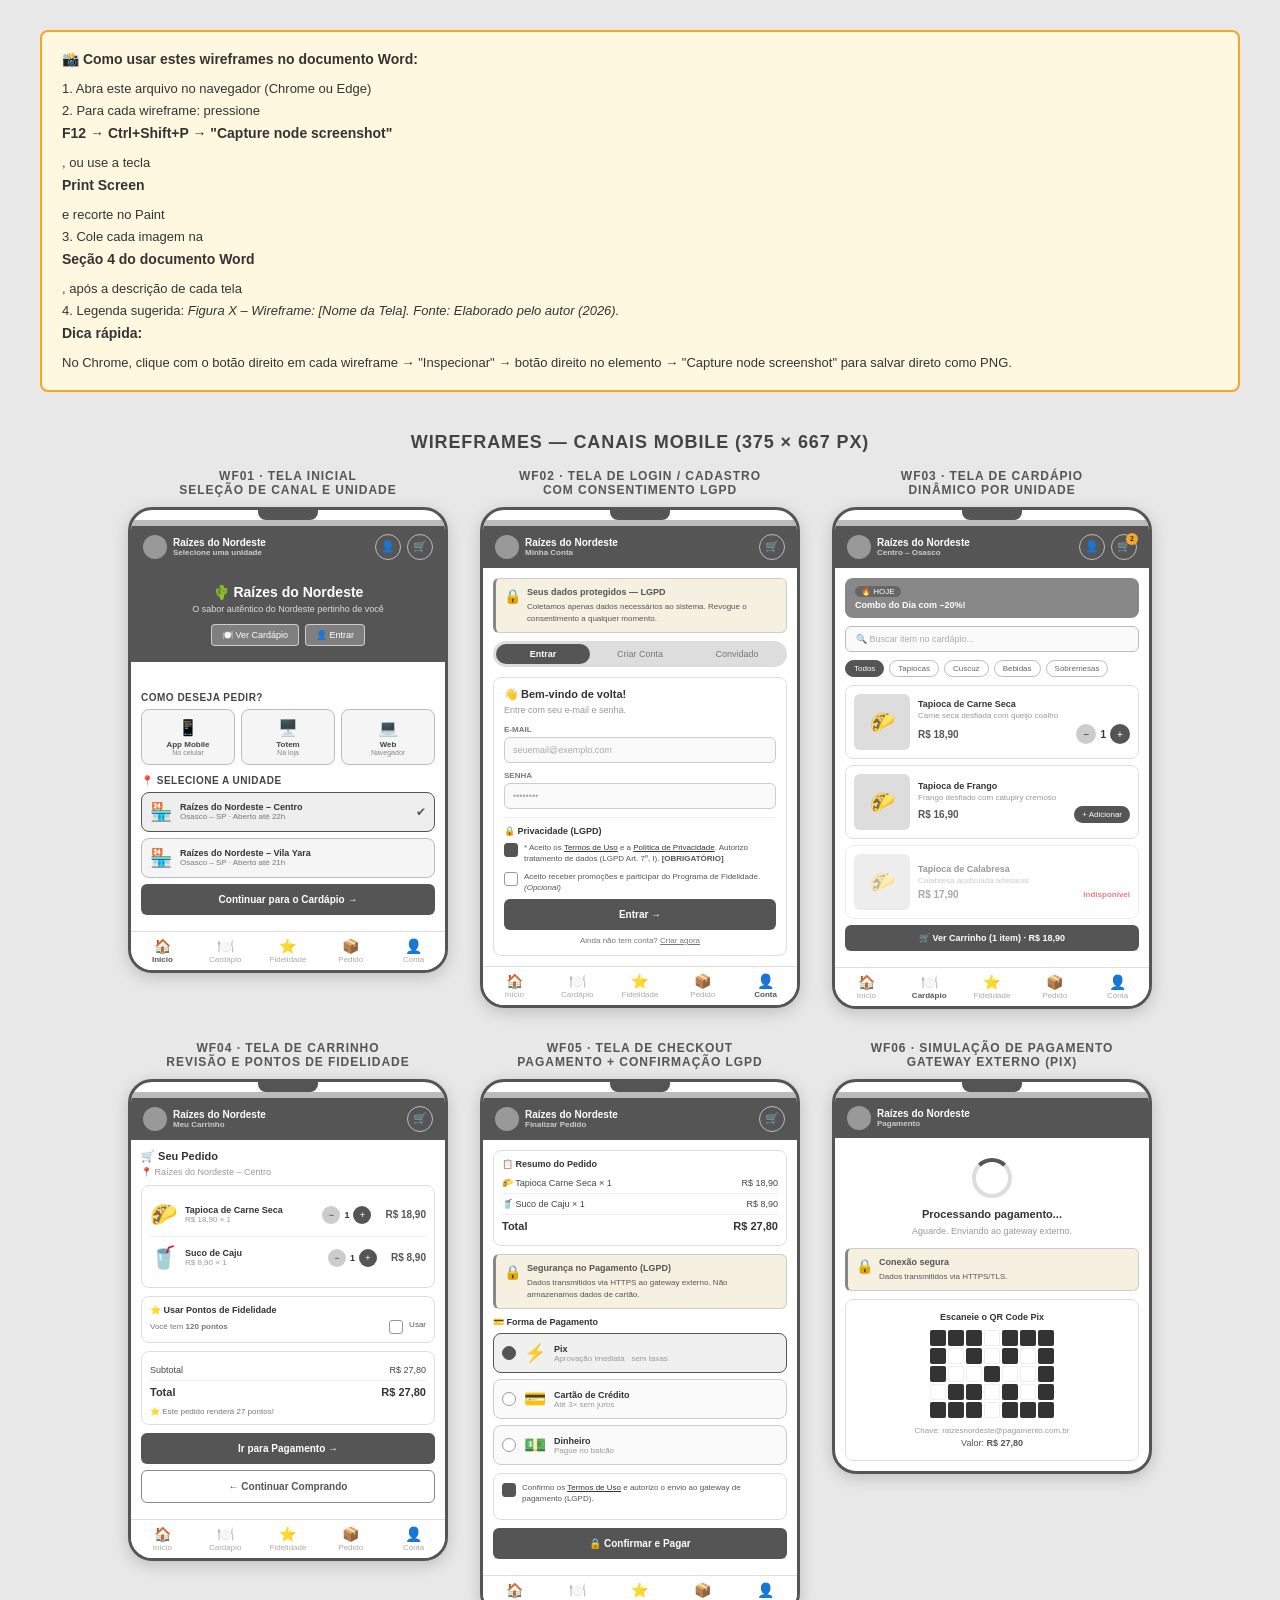
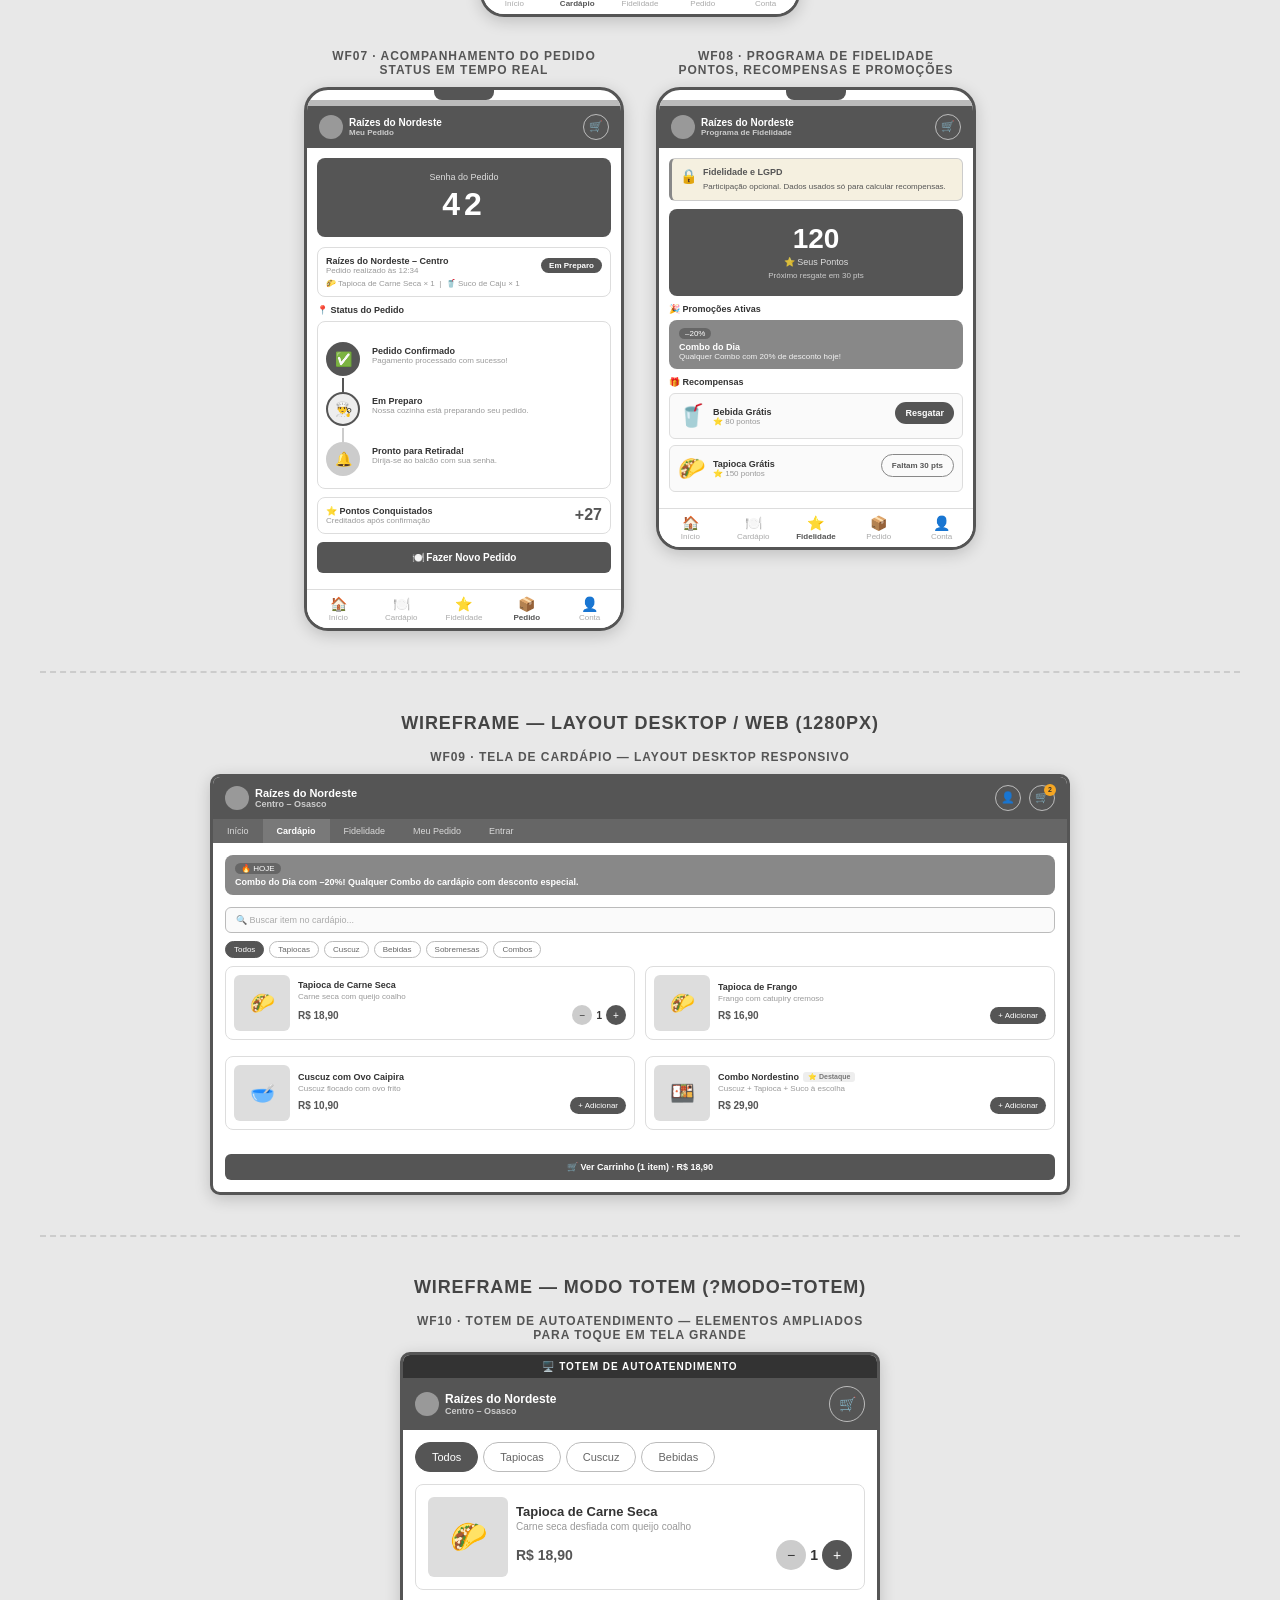
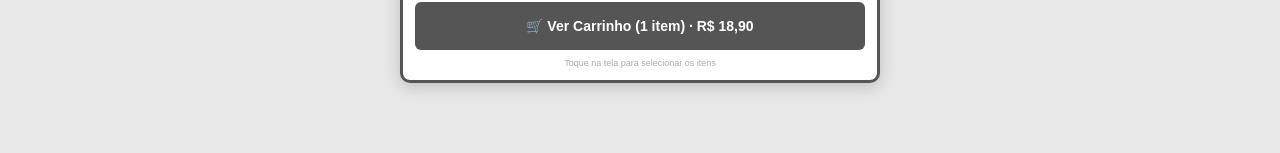
<file: wireframes.html>
<!DOCTYPE html>
<html lang="pt-BR">
<head>
  <meta charset="UTF-8">
  <title>Wireframes — Raízes do Nordeste</title>
  <style>
    /* ---- CONFIG GERAL ---- */
    * { box-sizing: border-box; margin: 0; padding: 0; }
    body {
      font-family: Arial, sans-serif;
      background: #E8E8E8;
      padding: 30px 20px;
      color: #333;
    }

    /* ---- INSTRUÇÃO (some na impressão) ---- */
    .instrucao {
      background: #FFF8E1;
      border: 2px solid #F5A623;
      border-radius: 8px;
      padding: 16px 20px;
      margin-bottom: 32px;
      font-size: 13px;
      line-height: 1.7;
      max-width: 1200px;
      margin-left: auto;
      margin-right: auto;
    }
    .instrucao strong { font-size: 14px; display: block; margin-bottom: 6px; }
    @media print { .instrucao { display: none; } }

    /* ---- TÍTULO DE GRUPO ---- */
    .grupo-titulo {
      font-size: 18px;
      font-weight: bold;
      text-align: center;
      color: #444;
      margin: 40px 0 16px;
      letter-spacing: .05em;
      text-transform: uppercase;
    }
    .grupo-titulo:first-of-type { margin-top: 0; }

    /* ---- GRADE DE FRAMES ---- */
    .grade {
      display: flex;
      flex-wrap: wrap;
      gap: 32px;
      justify-content: center;
      margin-bottom: 20px;
    }

    /* ---- FRAME DO CELULAR ---- */
    .phone-wrap {
      display: flex;
      flex-direction: column;
      align-items: center;
      gap: 10px;
    }
    .phone-label {
      font-size: 12px;
      font-weight: bold;
      color: #555;
      text-transform: uppercase;
      letter-spacing: .08em;
      text-align: center;
    }
    .phone {
      width: 320px;
      border: 3px solid #555;
      border-radius: 24px;
      background: #fff;
      overflow: hidden;
      box-shadow: 0 4px 16px rgba(0,0,0,.18);
      position: relative;
    }
    /* notch topo */
    .phone::before {
      content: '';
      display: block;
      width: 60px; height: 10px;
      background: #555;
      border-radius: 0 0 8px 8px;
      margin: 0 auto 0;
    }

    /* ---- FRAME DESKTOP ---- */
    .desktop-wrap {
      display: flex;
      flex-direction: column;
      align-items: center;
      gap: 10px;
      width: 100%;
      max-width: 800px;
      margin: 0 auto;
    }
    .desktop {
      width: 100%;
      border: 3px solid #555;
      border-radius: 10px;
      background: #fff;
      overflow: hidden;
      box-shadow: 0 4px 16px rgba(0,0,0,.18);
    }

    /* ---- ELEMENTOS DE WIREFRAME ---- */

    /* Barra de status fake */
    .wf-status { height: 6px; background: #bbb; }

    /* Header */
    .wf-header {
      background: #555;
      color: #fff;
      display: flex;
      align-items: center;
      justify-content: space-between;
      padding: 8px 12px;
      font-size: 12px;
      font-weight: bold;
    }
    .wf-header-logo {
      display: flex; align-items: center; gap: 6px;
    }
    .wf-circle {
      width: 24px; height: 24px;
      border-radius: 50%;
      background: #999;
      display: inline-block;
      flex-shrink: 0;
    }
    .wf-header-icons { display: flex; gap: 6px; }
    .wf-icon-box {
      width: 26px; height: 26px;
      border: 1.5px solid rgba(255,255,255,.6);
      border-radius: 50%;
      display: flex; align-items: center; justify-content: center;
      font-size: 11px;
    }

    /* Sub-header */
    .wf-subheader {
      background: #777;
      display: flex;
      gap: 0;
    }
    .wf-subheader span {
      flex: 1; text-align: center;
      padding: 5px 4px;
      font-size: 9px;
      color: rgba(255,255,255,.8);
      border-right: 1px solid rgba(255,255,255,.2);
    }
    .wf-subheader span:last-child { border-right: none; }
    .wf-subheader span.active { color: #fff; font-weight: bold; border-bottom: 2px solid #fff; }

    /* Conteúdo interno */
    .wf-body { padding: 10px; }

    /* Banner hero */
    .wf-hero {
      background: #555;
      color: #fff;
      text-align: center;
      padding: 16px 10px;
      margin-bottom: 10px;
    }
    .wf-hero-title { font-size: 14px; font-weight: bold; margin-bottom: 4px; }
    .wf-hero-sub { font-size: 9px; opacity: .8; margin-bottom: 10px; }
    .wf-hero-btns { display: flex; gap: 6px; justify-content: center; }
    .wf-btn-hero {
      background: rgba(255,255,255,.25);
      border: 1px solid rgba(255,255,255,.6);
      color: #fff;
      font-size: 9px;
      padding: 5px 10px;
      border-radius: 4px;
    }

    /* Seção com título */
    .wf-section-title {
      font-size: 10px;
      font-weight: bold;
      color: #444;
      margin: 10px 0 6px;
      text-transform: uppercase;
      letter-spacing: .05em;
    }

    /* Grid de canais */
    .wf-canal-grid { display: grid; grid-template-columns: repeat(3,1fr); gap: 6px; margin-bottom: 10px; }
    .wf-canal-card {
      border: 1.5px solid #bbb;
      border-radius: 8px;
      padding: 8px 4px;
      text-align: center;
      background: #f5f5f5;
    }
    .wf-canal-icon { font-size: 16px; margin-bottom: 3px; }
    .wf-canal-name { font-size: 8px; font-weight: bold; color: #444; }
    .wf-canal-desc { font-size: 7px; color: #888; }

    /* Cards de unidade */
    .wf-unit-card {
      border: 1.5px solid #bbb;
      border-radius: 8px;
      padding: 8px;
      margin-bottom: 6px;
      background: #f5f5f5;
      display: flex;
      align-items: center;
      gap: 8px;
    }
    .wf-unit-card.sel { border-color: #555; background: #eee; }
    .wf-unit-icon { font-size: 18px; }
    .wf-unit-info { flex: 1; }
    .wf-unit-name { font-size: 9px; font-weight: bold; color: #333; }
    .wf-unit-addr { font-size: 8px; color: #777; }
    .wf-unit-check { font-size: 12px; color: #555; }

    /* Botão primário */
    .wf-btn {
      background: #555;
      color: #fff;
      text-align: center;
      padding: 10px;
      border-radius: 6px;
      font-size: 10px;
      font-weight: bold;
      margin-bottom: 6px;
    }
    .wf-btn.outline {
      background: transparent;
      border: 1.5px solid #888;
      color: #555;
    }
    .wf-btn.sm { padding: 6px 10px; font-size: 9px; border-radius: 50px; display: inline-block; }

    /* Promo banner */
    .wf-promo {
      background: #888;
      color: #fff;
      border-radius: 8px;
      padding: 8px 10px;
      margin-bottom: 8px;
      font-size: 9px;
    }
    .wf-promo-badge { background: rgba(0,0,0,.25); font-size: 8px; padding: 1px 6px; border-radius: 20px; display: inline-block; margin-bottom: 3px; }
    .wf-promo-title { font-weight: bold; }

    /* Search */
    .wf-search {
      border: 1.5px solid #bbb;
      border-radius: 6px;
      padding: 7px 10px;
      font-size: 9px;
      color: #aaa;
      margin-bottom: 8px;
      background: #fafafa;
    }

    /* Chips */
    .wf-chips { display: flex; gap: 5px; margin-bottom: 8px; overflow: hidden; }
    .wf-chip {
      border: 1.5px solid #bbb;
      border-radius: 20px;
      padding: 3px 8px;
      font-size: 8px;
      white-space: nowrap;
      color: #666;
      background: #fff;
    }
    .wf-chip.active { background: #555; color: #fff; border-color: #555; }

    /* Product card */
    .wf-product {
      border: 1px solid #ddd;
      border-radius: 8px;
      padding: 8px;
      margin-bottom: 6px;
      display: flex;
      gap: 8px;
      align-items: center;
      background: #fff;
    }
    .wf-prod-img {
      width: 56px; height: 56px; min-width: 56px;
      background: #ddd;
      border-radius: 6px;
      display: flex; align-items: center; justify-content: center;
      font-size: 20px;
    }
    .wf-prod-info { flex: 1; }
    .wf-prod-name { font-size: 9px; font-weight: bold; color: #333; margin-bottom: 2px; }
    .wf-prod-desc { font-size: 8px; color: #999; margin-bottom: 4px; }
    .wf-prod-footer { display: flex; align-items: center; justify-content: space-between; }
    .wf-prod-price { font-size: 10px; font-weight: bold; color: #555; }
    .wf-add-btn {
      background: #555; color: #fff;
      font-size: 8px; padding: 4px 8px;
      border-radius: 20px;
    }
    .wf-qty { display: flex; align-items: center; gap: 4px; }
    .wf-qty-btn {
      width: 20px; height: 20px; border-radius: 50%;
      background: #555; color: #fff;
      font-size: 10px; display: flex; align-items: center; justify-content: center;
    }
    .wf-qty-btn.minus { background: #ccc; color: #333; }
    .wf-qty-num { font-size: 10px; font-weight: bold; }

    /* FAB */
    .wf-fab {
      background: #555; color: #fff;
      text-align: center;
      padding: 8px;
      border-radius: 6px;
      font-size: 9px;
      margin: 6px 0;
      font-weight: bold;
    }

    /* LGPD banner */
    .wf-lgpd {
      background: #f5f0e0;
      border: 1px solid #ccc;
      border-left: 3px solid #888;
      border-radius: 6px;
      padding: 7px 8px;
      margin-bottom: 8px;
      display: flex;
      gap: 6px;
      font-size: 8px;
      color: #555;
      line-height: 1.5;
    }
    .wf-lgpd-icon { font-size: 14px; flex-shrink: 0; }
    .wf-lgpd-title { font-weight: bold; display: block; margin-bottom: 2px; font-size: 9px; }

    /* Tabs */
    .wf-tabs {
      display: flex;
      background: #ddd;
      border-radius: 20px;
      padding: 3px;
      margin-bottom: 10px;
      gap: 3px;
    }
    .wf-tab {
      flex: 1; text-align: center;
      padding: 5px 4px;
      border-radius: 20px;
      font-size: 9px;
      color: #777;
    }
    .wf-tab.active { background: #555; color: #fff; font-weight: bold; }

    /* Form group */
    .wf-form-group { margin-bottom: 8px; }
    .wf-label { font-size: 8px; font-weight: bold; color: #777; text-transform: uppercase; margin-bottom: 3px; display: block; }
    .wf-input {
      border: 1.5px solid #ccc; border-radius: 6px;
      padding: 7px 8px; font-size: 9px; color: #aaa;
      background: #fafafa; width: 100%;
    }
    .wf-check { display: flex; gap: 6px; align-items: flex-start; margin-bottom: 6px; }
    .wf-check-box { width: 14px; height: 14px; min-width: 14px; border: 1.5px solid #999; border-radius: 3px; margin-top: 1px; background: #fff; }
    .wf-check-box.checked { background: #555; border-color: #555; }
    .wf-check-label { font-size: 8px; color: #555; line-height: 1.4; }
    .wf-check-label a { color: #333; text-decoration: underline; }

    /* Cart item */
    .wf-cart-item {
      display: flex; align-items: center; gap: 8px;
      padding: 8px 0;
      border-bottom: 1px solid #eee;
    }
    .wf-cart-emoji { font-size: 22px; }
    .wf-cart-info { flex: 1; }
    .wf-cart-name { font-size: 9px; font-weight: bold; }
    .wf-cart-unit { font-size: 8px; color: #999; }
    .wf-cart-total { font-size: 10px; font-weight: bold; color: #555; white-space: nowrap; }

    /* Totals */
    .wf-total-row {
      display: flex; justify-content: space-between;
      padding: 5px 0; font-size: 9px;
      border-bottom: 1px solid #eee;
      color: #444;
    }
    .wf-total-row.final { font-weight: bold; font-size: 11px; color: #333; border-bottom: none; }

    /* Payment option */
    .wf-pay-opt {
      display: flex; align-items: center; gap: 8px;
      border: 1.5px solid #ccc; border-radius: 8px;
      padding: 8px; margin-bottom: 6px;
      background: #fafafa;
    }
    .wf-pay-opt.sel { border-color: #555; background: #f0f0f0; }
    .wf-radio { width: 14px; height: 14px; border-radius: 50%; border: 1.5px solid #999; background: #fff; flex-shrink: 0; }
    .wf-radio.sel { background: #555; border-color: #555; }
    .wf-pay-icon { font-size: 18px; }
    .wf-pay-name { font-size: 9px; font-weight: bold; color: #333; }
    .wf-pay-desc { font-size: 8px; color: #999; }

    /* Spinner */
    .wf-spinner {
      width: 40px; height: 40px;
      border: 4px solid #ddd; border-top-color: #555;
      border-radius: 50%;
      margin: 0 auto 10px;
    }

    /* Order number */
    .wf-order-num {
      background: #555; color: #fff;
      border-radius: 8px; padding: 14px;
      text-align: center; margin-bottom: 10px;
    }
    .wf-order-num-label { font-size: 9px; opacity: .8; margin-bottom: 4px; }
    .wf-order-num-val { font-size: 32px; font-weight: 900; letter-spacing: 4px; }

    /* Status step */
    .wf-status-steps { padding: 4px 0; }
    .wf-step {
      display: flex; gap: 12px; align-items: flex-start;
      padding: 8px 0;
      position: relative;
    }
    .wf-step::before {
      content: '';
      position: absolute;
      left: 16px; top: 44px; bottom: -8px;
      width: 2px; background: #ccc;
    }
    .wf-step:last-child::before { display: none; }
    .wf-step.done::before { background: #555; }
    .wf-step-dot {
      width: 34px; height: 34px; min-width: 34px;
      border-radius: 50%;
      background: #ccc;
      display: flex; align-items: center; justify-content: center;
      font-size: 14px;
      border: 2px solid #ccc;
    }
    .wf-step.done .wf-step-dot { background: #555; border-color: #555; }
    .wf-step.active .wf-step-dot { background: #eee; border-color: #555; }
    .wf-step-content { padding-top: 4px; }
    .wf-step-title { font-size: 9px; font-weight: bold; color: #333; }
    .wf-step-desc { font-size: 8px; color: #999; }

    /* Points card */
    .wf-points {
      background: #555; color: #fff;
      border-radius: 8px; padding: 16px;
      text-align: center; margin-bottom: 8px;
    }
    .wf-points-num { font-size: 28px; font-weight: 900; line-height: 1; }
    .wf-points-label { font-size: 9px; opacity: .8; margin-top: 4px; }

    /* Reward item */
    .wf-reward {
      display: flex; align-items: center; gap: 8px;
      padding: 8px; border: 1px solid #ddd; border-radius: 6px;
      margin-bottom: 6px; background: #fafafa;
    }
    .wf-reward-icon { font-size: 22px; }
    .wf-reward-info { flex: 1; }
    .wf-reward-name { font-size: 9px; font-weight: bold; }
    .wf-reward-pts { font-size: 8px; color: #999; }

    /* Bottom nav */
    .wf-bottom-nav {
      border-top: 1px solid #ddd;
      display: flex;
      background: #fff;
    }
    .wf-nav-item {
      flex: 1; text-align: center;
      padding: 6px 4px;
      font-size: 8px; color: #aaa;
    }
    .wf-nav-item .ni { font-size: 14px; display: block; margin-bottom: 1px; }
    .wf-nav-item.active { color: #555; font-weight: bold; }

    /* Alert */
    .wf-alert {
      padding: 7px 8px; border-radius: 5px;
      font-size: 8px; display: flex; gap: 6px;
      margin-bottom: 8px; border-left: 3px solid #888;
      background: #f0f0f0; color: #555;
    }
    .wf-alert.success { background: #e8f5e9; color: #2e7d32; border-color: #2e7d32; }

    /* Divider */
    .wf-divider { border: none; border-top: 1px solid #eee; margin: 8px 0; }

    /* Desktop layout */
    .wf-desktop-nav {
      background: #666;
      display: flex; gap: 0;
    }
    .wf-desktop-nav span {
      color: rgba(255,255,255,.75);
      padding: 7px 14px;
      font-size: 9px;
    }
    .wf-desktop-nav span.active { color: #fff; font-weight: bold; background: rgba(255,255,255,.12); }

    .wf-desktop-body {
      display: grid;
      grid-template-columns: 1fr 1fr;
      gap: 0;
    }
    .wf-desktop-col { padding: 12px; }
    .wf-desktop-col:first-child { border-right: 1px solid #eee; }

    /* Anotações de componente */
    .wf-annotation {
      position: absolute;
      font-size: 7px;
      color: #888;
      background: #fffde7;
      border: 1px dashed #aaa;
      padding: 2px 5px;
      border-radius: 3px;
      white-space: nowrap;
    }

    /* Separador entre grupos */
    .separator {
      border: none;
      border-top: 2px dashed #ccc;
      margin: 40px auto;
      max-width: 1200px;
    }
  </style>
</head>
<body>

<!-- INSTRUÇÃO -->
<div class="instrucao">
  <strong>📸 Como usar estes wireframes no documento Word:</strong>
  1. Abra este arquivo no navegador (Chrome ou Edge)<br>
  2. Para cada wireframe: pressione <strong>F12 → Ctrl+Shift+P → "Capture node screenshot"</strong>, ou use a tecla <strong>Print Screen</strong> e recorte no Paint<br>
  3. Cole cada imagem na <strong>Seção 4 do documento Word</strong>, após a descrição de cada tela<br>
  4. Legenda sugerida: <em>Figura X – Wireframe: [Nome da Tela]. Fonte: Elaborado pelo autor (2026).</em><br>
  <strong>Dica rápida:</strong> No Chrome, clique com o botão direito em cada wireframe → "Inspecionar" → botão direito no elemento → "Capture node screenshot" para salvar direto como PNG.
</div>


<!-- ============================================================
     GRUPO 1 — CANAIS MOBILE
============================================================ -->
<div class="grupo-titulo">Wireframes — Canais Mobile (375 × 667 px)</div>

<div class="grade">

  <!-- WF01: TELA INICIAL -->
  <div class="phone-wrap">
    <div class="phone-label">WF01 · Tela Inicial<br>Seleção de Canal e Unidade</div>
    <div class="phone">
      <div class="wf-status"></div>
      <!-- Header -->
      <div class="wf-header">
        <div class="wf-header-logo">
          <div class="wf-circle"></div>
          <div><div style="font-size:10px;">Raízes do Nordeste</div><div style="font-size:8px;opacity:.7;">Selecione uma unidade</div></div>
        </div>
        <div class="wf-header-icons">
          <div class="wf-icon-box">👤</div>
          <div class="wf-icon-box">🛒</div>
        </div>
      </div>
      <!-- Hero -->
      <div class="wf-hero">
        <div class="wf-hero-title">🌵 Raízes do Nordeste</div>
        <div class="wf-hero-sub">O sabor autêntico do Nordeste pertinho de você</div>
        <div class="wf-hero-btns">
          <div class="wf-btn-hero">🍽️ Ver Cardápio</div>
          <div class="wf-btn-hero">👤 Entrar</div>
        </div>
      </div>
      <div class="wf-body">
        <!-- Canais -->
        <div class="wf-section-title">Como deseja pedir?</div>
        <div class="wf-canal-grid">
          <div class="wf-canal-card">
            <div class="wf-canal-icon">📱</div>
            <div class="wf-canal-name">App Mobile</div>
            <div class="wf-canal-desc">No celular</div>
          </div>
          <div class="wf-canal-card">
            <div class="wf-canal-icon">🖥️</div>
            <div class="wf-canal-name">Totem</div>
            <div class="wf-canal-desc">Na loja</div>
          </div>
          <div class="wf-canal-card">
            <div class="wf-canal-icon">💻</div>
            <div class="wf-canal-name">Web</div>
            <div class="wf-canal-desc">Navegador</div>
          </div>
        </div>
        <!-- Unidades -->
        <div class="wf-section-title">📍 Selecione a unidade</div>
        <div class="wf-unit-card sel">
          <div class="wf-unit-icon">🏪</div>
          <div class="wf-unit-info">
            <div class="wf-unit-name">Raízes do Nordeste – Centro</div>
            <div class="wf-unit-addr">Osasco – SP · Aberto até 22h</div>
          </div>
          <div class="wf-unit-check">✔</div>
        </div>
        <div class="wf-unit-card">
          <div class="wf-unit-icon">🏪</div>
          <div class="wf-unit-info">
            <div class="wf-unit-name">Raízes do Nordeste – Vila Yara</div>
            <div class="wf-unit-addr">Osasco – SP · Aberto até 21h</div>
          </div>
          <div class="wf-unit-check" style="opacity:0;">✔</div>
        </div>
        <div class="wf-btn" style="margin-top:6px;">Continuar para o Cardápio →</div>
      </div>
      <!-- Bottom nav -->
      <div class="wf-bottom-nav">
        <div class="wf-nav-item active"><span class="ni">🏠</span>Início</div>
        <div class="wf-nav-item"><span class="ni">🍽️</span>Cardápio</div>
        <div class="wf-nav-item"><span class="ni">⭐</span>Fidelidade</div>
        <div class="wf-nav-item"><span class="ni">📦</span>Pedido</div>
        <div class="wf-nav-item"><span class="ni">👤</span>Conta</div>
      </div>
    </div>
  </div>

  <!-- WF02: LOGIN / CADASTRO + LGPD -->
  <div class="phone-wrap">
    <div class="phone-label">WF02 · Tela de Login / Cadastro<br>com Consentimento LGPD</div>
    <div class="phone">
      <div class="wf-status"></div>
      <div class="wf-header">
        <div class="wf-header-logo">
          <div class="wf-circle"></div>
          <div><div style="font-size:10px;">Raízes do Nordeste</div><div style="font-size:8px;opacity:.7;">Minha Conta</div></div>
        </div>
        <div class="wf-header-icons"><div class="wf-icon-box">🛒</div></div>
      </div>
      <div class="wf-body">
        <!-- LGPD aviso -->
        <div class="wf-lgpd">
          <div class="wf-lgpd-icon">🔒</div>
          <div>
            <span class="wf-lgpd-title">Seus dados protegidos — LGPD</span>
            Coletamos apenas dados necessários ao sistema. Revogue o consentimento a qualquer momento.
          </div>
        </div>
        <!-- Tabs -->
        <div class="wf-tabs">
          <div class="wf-tab active">Entrar</div>
          <div class="wf-tab">Criar Conta</div>
          <div class="wf-tab">Convidado</div>
        </div>
        <!-- Form login -->
        <div style="background:#fff;border:1px solid #ddd;border-radius:8px;padding:10px;">
          <div style="font-size:11px;font-weight:bold;margin-bottom:4px;">👋 Bem-vindo de volta!</div>
          <div style="font-size:9px;color:#999;margin-bottom:10px;">Entre com seu e-mail e senha.</div>
          <div class="wf-form-group">
            <label class="wf-label">E-mail</label>
            <div class="wf-input">seuemail@exemplo.com</div>
          </div>
          <div class="wf-form-group">
            <label class="wf-label">Senha</label>
            <div class="wf-input">••••••••</div>
          </div>
          <div class="wf-divider"></div>
          <!-- LGPD checkboxes (aba cadastro preview) -->
          <div style="font-size:9px;font-weight:bold;margin-bottom:6px;">🔒 Privacidade (LGPD)</div>
          <div class="wf-check">
            <div class="wf-check-box checked"></div>
            <div class="wf-check-label">* Aceito os <a>Termos de Uso</a> e a <a>Política de Privacidade</a>. Autorizo tratamento de dados (LGPD Art. 7º, I). <strong>[OBRIGATÓRIO]</strong></div>
          </div>
          <div class="wf-check">
            <div class="wf-check-box"></div>
            <div class="wf-check-label">Aceito receber promoções e participar do Programa de Fidelidade. <em>(Opcional)</em></div>
          </div>
          <div class="wf-btn" style="margin-top:6px;">Entrar →</div>
          <div style="text-align:center;font-size:8px;margin-top:6px;color:#777;">Ainda não tem conta? <u>Criar agora</u></div>
        </div>
      </div>
      <div class="wf-bottom-nav">
        <div class="wf-nav-item"><span class="ni">🏠</span>Início</div>
        <div class="wf-nav-item"><span class="ni">🍽️</span>Cardápio</div>
        <div class="wf-nav-item"><span class="ni">⭐</span>Fidelidade</div>
        <div class="wf-nav-item"><span class="ni">📦</span>Pedido</div>
        <div class="wf-nav-item active"><span class="ni">👤</span>Conta</div>
      </div>
    </div>
  </div>

  <!-- WF03: CARDÁPIO -->
  <div class="phone-wrap">
    <div class="phone-label">WF03 · Tela de Cardápio<br>Dinâmico por Unidade</div>
    <div class="phone">
      <div class="wf-status"></div>
      <div class="wf-header">
        <div class="wf-header-logo">
          <div class="wf-circle"></div>
          <div><div style="font-size:10px;">Raízes do Nordeste</div><div style="font-size:8px;opacity:.7;">Centro – Osasco</div></div>
        </div>
        <div class="wf-header-icons">
          <div class="wf-icon-box">👤</div>
          <div class="wf-icon-box" style="position:relative;">🛒<span style="position:absolute;top:-2px;right:-2px;background:#F5A623;color:#333;width:12px;height:12px;border-radius:50%;font-size:7px;display:flex;align-items:center;justify-content:center;font-weight:bold;">2</span></div>
        </div>
      </div>
      <div class="wf-body">
        <!-- promo -->
        <div class="wf-promo">
          <div class="wf-promo-badge">🔥 HOJE</div>
          <div class="wf-promo-title">Combo do Dia com –20%!</div>
        </div>
        <!-- busca -->
        <div class="wf-search">🔍  Buscar item no cardápio...</div>
        <!-- chips categorias -->
        <div class="wf-chips">
          <div class="wf-chip active">Todos</div>
          <div class="wf-chip">Tapiocas</div>
          <div class="wf-chip">Cuscuz</div>
          <div class="wf-chip">Bebidas</div>
          <div class="wf-chip">Sobremesas</div>
        </div>
        <!-- produtos -->
        <div class="wf-product">
          <div class="wf-prod-img">🌮</div>
          <div class="wf-prod-info">
            <div class="wf-prod-name">Tapioca de Carne Seca</div>
            <div class="wf-prod-desc">Carne seca desfiada com queijo coalho</div>
            <div class="wf-prod-footer">
              <div class="wf-prod-price">R$ 18,90</div>
              <div class="wf-qty">
                <div class="wf-qty-btn minus">−</div>
                <div class="wf-qty-num">1</div>
                <div class="wf-qty-btn">+</div>
              </div>
            </div>
          </div>
        </div>
        <div class="wf-product">
          <div class="wf-prod-img">🌮</div>
          <div class="wf-prod-info">
            <div class="wf-prod-name">Tapioca de Frango</div>
            <div class="wf-prod-desc">Frango desfiado com catupiry cremoso</div>
            <div class="wf-prod-footer">
              <div class="wf-prod-price">R$ 16,90</div>
              <div class="wf-add-btn">+ Adicionar</div>
            </div>
          </div>
        </div>
        <div class="wf-product" style="opacity:.5;">
          <div class="wf-prod-img">🌮</div>
          <div class="wf-prod-info">
            <div class="wf-prod-name">Tapioca de Calabresa</div>
            <div class="wf-prod-desc">Calabresa acebolada artesanal</div>
            <div class="wf-prod-footer">
              <div class="wf-prod-price">R$ 17,90</div>
              <div style="font-size:8px;color:#c00;font-weight:bold;">Indisponível</div>
            </div>
          </div>
        </div>
        <!-- FAB -->
        <div class="wf-fab">🛒 Ver Carrinho (1 item) · R$ 18,90</div>
      </div>
      <div class="wf-bottom-nav">
        <div class="wf-nav-item"><span class="ni">🏠</span>Início</div>
        <div class="wf-nav-item active"><span class="ni">🍽️</span>Cardápio</div>
        <div class="wf-nav-item"><span class="ni">⭐</span>Fidelidade</div>
        <div class="wf-nav-item"><span class="ni">📦</span>Pedido</div>
        <div class="wf-nav-item"><span class="ni">👤</span>Conta</div>
      </div>
    </div>
  </div>

  <!-- WF04: CARRINHO -->
  <div class="phone-wrap">
    <div class="phone-label">WF04 · Tela de Carrinho<br>Revisão e Pontos de Fidelidade</div>
    <div class="phone">
      <div class="wf-status"></div>
      <div class="wf-header">
        <div class="wf-header-logo">
          <div class="wf-circle"></div>
          <div><div style="font-size:10px;">Raízes do Nordeste</div><div style="font-size:8px;opacity:.7;">Meu Carrinho</div></div>
        </div>
        <div class="wf-header-icons"><div class="wf-icon-box">🛒</div></div>
      </div>
      <div class="wf-body">
        <div style="font-size:11px;font-weight:bold;margin-bottom:4px;">🛒 Seu Pedido</div>
        <div style="font-size:9px;color:#999;margin-bottom:8px;">📍 Raízes do Nordeste – Centro</div>
        <!-- itens -->
        <div style="border:1px solid #ddd;border-radius:8px;padding:8px;margin-bottom:8px;background:#fff;">
          <div class="wf-cart-item">
            <div class="wf-cart-emoji">🌮</div>
            <div class="wf-cart-info">
              <div class="wf-cart-name">Tapioca de Carne Seca</div>
              <div class="wf-cart-unit">R$ 18,90 × 1</div>
            </div>
            <div class="wf-qty" style="margin:0 6px;">
              <div class="wf-qty-btn minus" style="width:18px;height:18px;font-size:9px;">−</div>
              <div class="wf-qty-num" style="font-size:9px;">1</div>
              <div class="wf-qty-btn" style="width:18px;height:18px;font-size:9px;">+</div>
            </div>
            <div class="wf-cart-total">R$ 18,90</div>
          </div>
          <div class="wf-cart-item" style="border-bottom:none;">
            <div class="wf-cart-emoji">🥤</div>
            <div class="wf-cart-info">
              <div class="wf-cart-name">Suco de Caju</div>
              <div class="wf-cart-unit">R$ 8,90 × 1</div>
            </div>
            <div class="wf-qty" style="margin:0 6px;">
              <div class="wf-qty-btn minus" style="width:18px;height:18px;font-size:9px;">−</div>
              <div class="wf-qty-num" style="font-size:9px;">1</div>
              <div class="wf-qty-btn" style="width:18px;height:18px;font-size:9px;">+</div>
            </div>
            <div class="wf-cart-total">R$ 8,90</div>
          </div>
        </div>
        <!-- pontos -->
        <div style="border:1px solid #ddd;border-radius:8px;padding:8px;margin-bottom:8px;background:#fff;">
          <div style="font-size:9px;font-weight:bold;margin-bottom:4px;">⭐ Usar Pontos de Fidelidade</div>
          <div style="display:flex;justify-content:space-between;align-items:center;">
            <div style="font-size:8px;color:#777;">Você tem <strong>120 pontos</strong></div>
            <div class="wf-check" style="margin:0;">
              <div class="wf-check-box"></div>
              <div class="wf-check-label">Usar</div>
            </div>
          </div>
        </div>
        <!-- totais -->
        <div style="border:1px solid #ddd;border-radius:8px;padding:8px;margin-bottom:8px;background:#fff;">
          <div class="wf-total-row"><span>Subtotal</span><span>R$ 27,80</span></div>
          <div class="wf-total-row final"><span>Total</span><span>R$ 27,80</span></div>
          <div style="font-size:8px;color:#777;margin-top:4px;">⭐ Este pedido renderá 27 pontos!</div>
        </div>
        <div class="wf-btn">Ir para Pagamento →</div>
        <div class="wf-btn outline" style="margin-top:6px;">← Continuar Comprando</div>
      </div>
      <div class="wf-bottom-nav">
        <div class="wf-nav-item"><span class="ni">🏠</span>Início</div>
        <div class="wf-nav-item"><span class="ni">🍽️</span>Cardápio</div>
        <div class="wf-nav-item"><span class="ni">⭐</span>Fidelidade</div>
        <div class="wf-nav-item"><span class="ni">📦</span>Pedido</div>
        <div class="wf-nav-item"><span class="ni">👤</span>Conta</div>
      </div>
    </div>
  </div>

  <!-- WF05: CHECKOUT -->
  <div class="phone-wrap">
    <div class="phone-label">WF05 · Tela de Checkout<br>Pagamento + Confirmação LGPD</div>
    <div class="phone">
      <div class="wf-status"></div>
      <div class="wf-header">
        <div class="wf-header-logo">
          <div class="wf-circle"></div>
          <div><div style="font-size:10px;">Raízes do Nordeste</div><div style="font-size:8px;opacity:.7;">Finalizar Pedido</div></div>
        </div>
        <div class="wf-header-icons"><div class="wf-icon-box">🛒</div></div>
      </div>
      <div class="wf-body">
        <!-- resumo -->
        <div style="border:1px solid #ddd;border-radius:8px;padding:8px;margin-bottom:8px;background:#fff;">
          <div style="font-size:9px;font-weight:bold;margin-bottom:4px;">📋 Resumo do Pedido</div>
          <div class="wf-total-row"><span>🌮 Tapioca Carne Seca × 1</span><span>R$ 18,90</span></div>
          <div class="wf-total-row"><span>🥤 Suco de Caju × 1</span><span>R$ 8,90</span></div>
          <div class="wf-total-row final"><span>Total</span><span>R$ 27,80</span></div>
        </div>
        <!-- LGPD pagamento -->
        <div class="wf-lgpd">
          <div class="wf-lgpd-icon">🔒</div>
          <div>
            <span class="wf-lgpd-title">Segurança no Pagamento (LGPD)</span>
            Dados transmitidos via HTTPS ao gateway externo. Não armazenamos dados de cartão.
          </div>
        </div>
        <!-- formas de pag -->
        <div style="font-size:9px;font-weight:bold;margin-bottom:6px;">💳 Forma de Pagamento</div>
        <div class="wf-pay-opt sel">
          <div class="wf-radio sel"></div>
          <div class="wf-pay-icon">⚡</div>
          <div><div class="wf-pay-name">Pix</div><div class="wf-pay-desc">Aprovação imediata · sem taxas</div></div>
        </div>
        <div class="wf-pay-opt">
          <div class="wf-radio"></div>
          <div class="wf-pay-icon">💳</div>
          <div><div class="wf-pay-name">Cartão de Crédito</div><div class="wf-pay-desc">Até 3× sem juros</div></div>
        </div>
        <div class="wf-pay-opt">
          <div class="wf-radio"></div>
          <div class="wf-pay-icon">💵</div>
          <div><div class="wf-pay-name">Dinheiro</div><div class="wf-pay-desc">Pague no balcão</div></div>
        </div>
        <!-- confirm LGPD -->
        <div style="border:1px solid #ddd;border-radius:8px;padding:8px;margin:8px 0;background:#fff;">
          <div class="wf-check">
            <div class="wf-check-box checked"></div>
            <div class="wf-check-label">Confirmo os <a>Termos de Uso</a> e autorizo o envio ao gateway de pagamento (LGPD).</div>
          </div>
        </div>
        <div class="wf-btn">🔒 Confirmar e Pagar</div>
      </div>
      <div class="wf-bottom-nav">
        <div class="wf-nav-item"><span class="ni">🏠</span>Início</div>
        <div class="wf-nav-item active"><span class="ni">🍽️</span>Cardápio</div>
        <div class="wf-nav-item"><span class="ni">⭐</span>Fidelidade</div>
        <div class="wf-nav-item"><span class="ni">📦</span>Pedido</div>
        <div class="wf-nav-item"><span class="ni">👤</span>Conta</div>
      </div>
    </div>
  </div>

  <!-- WF06: PAGAMENTO (simulação gateway) -->
  <div class="phone-wrap">
    <div class="phone-label">WF06 · Simulação de Pagamento<br>Gateway Externo (Pix)</div>
    <div class="phone">
      <div class="wf-status"></div>
      <div class="wf-header">
        <div class="wf-header-logo">
          <div class="wf-circle"></div>
          <div><div style="font-size:10px;">Raízes do Nordeste</div><div style="font-size:8px;opacity:.7;">Pagamento</div></div>
        </div>
      </div>
      <div class="wf-body" style="text-align:center;padding-top:20px;">
        <div class="wf-spinner"></div>
        <div style="font-size:11px;font-weight:bold;margin-bottom:6px;">Processando pagamento...</div>
        <div style="font-size:9px;color:#999;margin-bottom:12px;">Aguarde. Enviando ao gateway externo.</div>
        <div class="wf-lgpd" style="text-align:left;">
          <div class="wf-lgpd-icon">🔒</div>
          <div><span class="wf-lgpd-title">Conexão segura</span>Dados transmitidos via HTTPS/TLS.</div>
        </div>
        <!-- QR Code mock -->
        <div style="border:1.5px solid #ddd;border-radius:8px;padding:12px;margin-top:8px;background:#fff;">
          <div style="font-size:9px;font-weight:bold;margin-bottom:8px;">Escaneie o QR Code Pix</div>
          <div style="display:grid;grid-template-columns:repeat(7,16px);gap:2px;margin:0 auto 8px;width:fit-content;">
            <!-- QR simulado -->
            <div style="background:#333;width:16px;height:16px;border-radius:2px;"></div><div style="background:#333;width:16px;height:16px;border-radius:2px;"></div><div style="background:#333;width:16px;height:16px;border-radius:2px;"></div><div style="background:#fff;width:16px;height:16px;border-radius:2px;border:1px solid #eee;"></div><div style="background:#333;width:16px;height:16px;border-radius:2px;"></div><div style="background:#333;width:16px;height:16px;border-radius:2px;"></div><div style="background:#333;width:16px;height:16px;border-radius:2px;"></div>
            <div style="background:#333;width:16px;height:16px;border-radius:2px;"></div><div style="background:#fff;width:16px;height:16px;border-radius:2px;border:1px solid #eee;"></div><div style="background:#333;width:16px;height:16px;border-radius:2px;"></div><div style="background:#fff;width:16px;height:16px;border-radius:2px;border:1px solid #eee;"></div><div style="background:#333;width:16px;height:16px;border-radius:2px;"></div><div style="background:#fff;width:16px;height:16px;border-radius:2px;border:1px solid #eee;"></div><div style="background:#333;width:16px;height:16px;border-radius:2px;"></div>
            <div style="background:#333;width:16px;height:16px;border-radius:2px;"></div><div style="background:#fff;width:16px;height:16px;border-radius:2px;border:1px solid #eee;"></div><div style="background:#fff;width:16px;height:16px;border-radius:2px;border:1px solid #eee;"></div><div style="background:#333;width:16px;height:16px;border-radius:2px;"></div><div style="background:#fff;width:16px;height:16px;border-radius:2px;border:1px solid #eee;"></div><div style="background:#fff;width:16px;height:16px;border-radius:2px;border:1px solid #eee;"></div><div style="background:#333;width:16px;height:16px;border-radius:2px;"></div>
            <div style="background:#fff;width:16px;height:16px;border-radius:2px;border:1px solid #eee;"></div><div style="background:#333;width:16px;height:16px;border-radius:2px;"></div><div style="background:#333;width:16px;height:16px;border-radius:2px;"></div><div style="background:#fff;width:16px;height:16px;border-radius:2px;border:1px solid #eee;"></div><div style="background:#333;width:16px;height:16px;border-radius:2px;"></div><div style="background:#fff;width:16px;height:16px;border-radius:2px;border:1px solid #eee;"></div><div style="background:#333;width:16px;height:16px;border-radius:2px;"></div>
            <div style="background:#333;width:16px;height:16px;border-radius:2px;"></div><div style="background:#333;width:16px;height:16px;border-radius:2px;"></div><div style="background:#333;width:16px;height:16px;border-radius:2px;"></div><div style="background:#fff;width:16px;height:16px;border-radius:2px;border:1px solid #eee;"></div><div style="background:#333;width:16px;height:16px;border-radius:2px;"></div><div style="background:#333;width:16px;height:16px;border-radius:2px;"></div><div style="background:#333;width:16px;height:16px;border-radius:2px;"></div>
          </div>
          <div style="font-size:8px;color:#999;">Chave: raizesnordeste@pagamento.com.br</div>
          <div style="font-size:9px;color:#555;margin-top:3px;">Valor: <strong>R$ 27,80</strong></div>
        </div>
      </div>
    </div>
  </div>

  <!-- WF07: ACOMPANHAMENTO -->
  <div class="phone-wrap">
    <div class="phone-label">WF07 · Acompanhamento do Pedido<br>Status em Tempo Real</div>
    <div class="phone">
      <div class="wf-status"></div>
      <div class="wf-header">
        <div class="wf-header-logo">
          <div class="wf-circle"></div>
          <div><div style="font-size:10px;">Raízes do Nordeste</div><div style="font-size:8px;opacity:.7;">Meu Pedido</div></div>
        </div>
        <div class="wf-header-icons"><div class="wf-icon-box">🛒</div></div>
      </div>
      <div class="wf-body">
        <!-- número pedido -->
        <div class="wf-order-num">
          <div class="wf-order-num-label">Senha do Pedido</div>
          <div class="wf-order-num-val">42</div>
        </div>
        <!-- info unidade -->
        <div style="border:1px solid #ddd;border-radius:8px;padding:8px;margin-bottom:8px;background:#fff;">
          <div style="display:flex;justify-content:space-between;align-items:center;margin-bottom:4px;">
            <div>
              <div style="font-size:9px;font-weight:bold;">Raízes do Nordeste – Centro</div>
              <div style="font-size:8px;color:#999;">Pedido realizado às 12:34</div>
            </div>
            <div style="background:#555;color:#fff;font-size:8px;padding:3px 8px;border-radius:20px;font-weight:bold;">Em Preparo</div>
          </div>
          <div style="font-size:8px;color:#999;">🌮 Tapioca de Carne Seca × 1 &nbsp;|&nbsp; 🥤 Suco de Caju × 1</div>
        </div>
        <!-- timeline -->
        <div style="font-size:9px;font-weight:bold;margin-bottom:6px;">📍 Status do Pedido</div>
        <div style="border:1px solid #ddd;border-radius:8px;padding:8px;margin-bottom:8px;background:#fff;">
          <div class="wf-status-steps">
            <div class="wf-step done">
              <div class="wf-step-dot">✅</div>
              <div class="wf-step-content">
                <div class="wf-step-title">Pedido Confirmado</div>
                <div class="wf-step-desc">Pagamento processado com sucesso!</div>
              </div>
            </div>
            <div class="wf-step active">
              <div class="wf-step-dot">👨‍🍳</div>
              <div class="wf-step-content">
                <div class="wf-step-title">Em Preparo</div>
                <div class="wf-step-desc">Nossa cozinha está preparando seu pedido.</div>
              </div>
            </div>
            <div class="wf-step" style="padding-bottom:0;">
              <div class="wf-step-dot">🔔</div>
              <div class="wf-step-content">
                <div class="wf-step-title">Pronto para Retirada!</div>
                <div class="wf-step-desc">Dirija-se ao balcão com sua senha.</div>
              </div>
            </div>
          </div>
        </div>
        <!-- pontos -->
        <div style="border:1px solid #ddd;border-radius:8px;padding:8px;margin-bottom:8px;background:#fff;display:flex;justify-content:space-between;align-items:center;">
          <div>
            <div style="font-size:9px;font-weight:bold;">⭐ Pontos Conquistados</div>
            <div style="font-size:8px;color:#999;">Creditados após confirmação</div>
          </div>
          <div style="font-size:16px;font-weight:900;color:#555;">+27</div>
        </div>
        <div class="wf-btn">🍽️ Fazer Novo Pedido</div>
      </div>
      <div class="wf-bottom-nav">
        <div class="wf-nav-item"><span class="ni">🏠</span>Início</div>
        <div class="wf-nav-item"><span class="ni">🍽️</span>Cardápio</div>
        <div class="wf-nav-item"><span class="ni">⭐</span>Fidelidade</div>
        <div class="wf-nav-item active"><span class="ni">📦</span>Pedido</div>
        <div class="wf-nav-item"><span class="ni">👤</span>Conta</div>
      </div>
    </div>
  </div>

  <!-- WF08: FIDELIDADE -->
  <div class="phone-wrap">
    <div class="phone-label">WF08 · Programa de Fidelidade<br>Pontos, Recompensas e Promoções</div>
    <div class="phone">
      <div class="wf-status"></div>
      <div class="wf-header">
        <div class="wf-header-logo">
          <div class="wf-circle"></div>
          <div><div style="font-size:10px;">Raízes do Nordeste</div><div style="font-size:8px;opacity:.7;">Programa de Fidelidade</div></div>
        </div>
        <div class="wf-header-icons"><div class="wf-icon-box">🛒</div></div>
      </div>
      <div class="wf-body">
        <!-- LGPD aviso -->
        <div class="wf-lgpd">
          <div class="wf-lgpd-icon">🔒</div>
          <div><span class="wf-lgpd-title">Fidelidade e LGPD</span>Participação opcional. Dados usados só para calcular recompensas.</div>
        </div>
        <!-- pontos -->
        <div class="wf-points">
          <div class="wf-points-num">120</div>
          <div class="wf-points-label">⭐ Seus Pontos</div>
          <div style="font-size:8px;opacity:.7;margin-top:4px;">Próximo resgate em 30 pts</div>
        </div>
        <!-- promoção -->
        <div style="font-size:9px;font-weight:bold;margin-bottom:6px;">🎉 Promoções Ativas</div>
        <div class="wf-promo" style="margin-bottom:6px;">
          <div class="wf-promo-badge">–20%</div>
          <div class="wf-promo-title">Combo do Dia</div>
          <div style="font-size:8px;opacity:.9;">Qualquer Combo com 20% de desconto hoje!</div>
        </div>
        <!-- recompensas -->
        <div style="font-size:9px;font-weight:bold;margin-bottom:6px;margin-top:8px;">🎁 Recompensas</div>
        <div class="wf-reward">
          <div class="wf-reward-icon">🥤</div>
          <div class="wf-reward-info">
            <div class="wf-reward-name">Bebida Grátis</div>
            <div class="wf-reward-pts">⭐ 80 pontos</div>
          </div>
          <div class="wf-btn sm">Resgatar</div>
        </div>
        <div class="wf-reward">
          <div class="wf-reward-icon">🌮</div>
          <div class="wf-reward-info">
            <div class="wf-reward-name">Tapioca Grátis</div>
            <div class="wf-reward-pts">⭐ 150 pontos</div>
          </div>
          <div class="wf-btn sm outline" style="font-size:8px;">Faltam 30 pts</div>
        </div>
      </div>
      <div class="wf-bottom-nav">
        <div class="wf-nav-item"><span class="ni">🏠</span>Início</div>
        <div class="wf-nav-item"><span class="ni">🍽️</span>Cardápio</div>
        <div class="wf-nav-item active"><span class="ni">⭐</span>Fidelidade</div>
        <div class="wf-nav-item"><span class="ni">📦</span>Pedido</div>
        <div class="wf-nav-item"><span class="ni">👤</span>Conta</div>
      </div>
    </div>
  </div>

</div><!-- /grade mobile -->

<hr class="separator">

<!-- ============================================================
     GRUPO 2 — LAYOUT DESKTOP (CARDÁPIO)
============================================================ -->
<div class="grupo-titulo">Wireframe — Layout Desktop / Web (1280px)</div>

<div style="max-width:860px;margin:0 auto 20px;">
  <div class="phone-label" style="margin-bottom:10px;">WF09 · Tela de Cardápio — Layout Desktop responsivo</div>
  <div class="desktop">
    <!-- header desktop -->
    <div class="wf-header">
      <div class="wf-header-logo">
        <div class="wf-circle"></div>
        <div><div style="font-size:11px;">Raízes do Nordeste</div><div style="font-size:9px;opacity:.7;">Centro – Osasco</div></div>
      </div>
      <div style="display:flex;gap:8px;font-size:9px;">
        <div class="wf-icon-box">👤</div>
        <div class="wf-icon-box" style="position:relative;">🛒<span style="position:absolute;top:-2px;right:-2px;background:#F5A623;color:#333;width:12px;height:12px;border-radius:50%;font-size:7px;display:flex;align-items:center;justify-content:center;font-weight:bold;">2</span></div>
      </div>
    </div>
    <!-- nav desktop -->
    <div class="wf-desktop-nav">
      <span>Início</span>
      <span class="active">Cardápio</span>
      <span>Fidelidade</span>
      <span>Meu Pedido</span>
      <span>Entrar</span>
    </div>
    <!-- promo banner -->
    <div class="wf-promo" style="margin:12px;border-radius:8px;">
      <div class="wf-promo-badge">🔥 HOJE</div>
      <div class="wf-promo-title">Combo do Dia com –20%! Qualquer Combo do cardápio com desconto especial.</div>
    </div>
    <!-- chips -->
    <div style="padding:0 12px;">
      <div class="wf-search">🔍  Buscar item no cardápio...</div>
      <div class="wf-chips">
        <div class="wf-chip active">Todos</div>
        <div class="wf-chip">Tapiocas</div>
        <div class="wf-chip">Cuscuz</div>
        <div class="wf-chip">Bebidas</div>
        <div class="wf-chip">Sobremesas</div>
        <div class="wf-chip">Combos</div>
      </div>
    </div>
    <!-- grid desktop 2 colunas -->
    <div style="display:grid;grid-template-columns:1fr 1fr;gap:10px;padding:0 12px 12px;">
      <div class="wf-product">
        <div class="wf-prod-img">🌮</div>
        <div class="wf-prod-info">
          <div class="wf-prod-name">Tapioca de Carne Seca</div>
          <div class="wf-prod-desc">Carne seca com queijo coalho</div>
          <div class="wf-prod-footer">
            <div class="wf-prod-price">R$ 18,90</div>
            <div class="wf-qty">
              <div class="wf-qty-btn minus">−</div>
              <div class="wf-qty-num">1</div>
              <div class="wf-qty-btn">+</div>
            </div>
          </div>
        </div>
      </div>
      <div class="wf-product">
        <div class="wf-prod-img">🌮</div>
        <div class="wf-prod-info">
          <div class="wf-prod-name">Tapioca de Frango</div>
          <div class="wf-prod-desc">Frango com catupiry cremoso</div>
          <div class="wf-prod-footer">
            <div class="wf-prod-price">R$ 16,90</div>
            <div class="wf-add-btn">+ Adicionar</div>
          </div>
        </div>
      </div>
      <div class="wf-product">
        <div class="wf-prod-img">🥣</div>
        <div class="wf-prod-info">
          <div class="wf-prod-name">Cuscuz com Ovo Caipira</div>
          <div class="wf-prod-desc">Cuscuz flocado com ovo frito</div>
          <div class="wf-prod-footer">
            <div class="wf-prod-price">R$ 10,90</div>
            <div class="wf-add-btn">+ Adicionar</div>
          </div>
        </div>
      </div>
      <div class="wf-product">
        <div class="wf-prod-img">🍱</div>
        <div class="wf-prod-info">
          <div class="wf-prod-name" style="display:flex;gap:4px;align-items:center;">Combo Nordestino <span style="background:#eee;font-size:7px;padding:1px 5px;border-radius:3px;color:#777;">⭐ Destaque</span></div>
          <div class="wf-prod-desc">Cuscuz + Tapioca + Suco à escolha</div>
          <div class="wf-prod-footer">
            <div class="wf-prod-price">R$ 29,90</div>
            <div class="wf-add-btn">+ Adicionar</div>
          </div>
        </div>
      </div>
    </div>
    <!-- FAB desktop -->
    <div style="margin:0 12px 12px;">
      <div class="wf-fab">🛒 Ver Carrinho (1 item) · R$ 18,90</div>
    </div>
  </div>
</div>

<hr class="separator">

<!-- ============================================================
     GRUPO 3 — MODO TOTEM
============================================================ -->
<div class="grupo-titulo">Wireframe — Modo Totem (?modo=totem)</div>

<div style="max-width:480px;margin:0 auto 40px;">
  <div class="phone-label" style="margin-bottom:10px;">WF10 · Totem de Autoatendimento — Elementos ampliados para toque em tela grande</div>
  <div class="desktop">
    <!-- barra totem -->
    <div style="background:#333;color:#fff;text-align:center;padding:6px;font-size:10px;font-weight:bold;letter-spacing:.1em;">🖥️ TOTEM DE AUTOATENDIMENTO</div>
    <div class="wf-header">
      <div class="wf-header-logo">
        <div class="wf-circle"></div>
        <div><div style="font-size:12px;">Raízes do Nordeste</div><div style="font-size:9px;opacity:.7;">Centro – Osasco</div></div>
      </div>
      <div class="wf-header-icons"><div class="wf-icon-box" style="width:36px;height:36px;font-size:14px;">🛒</div></div>
    </div>
    <div style="padding:12px;">
      <!-- chips totem (maiores) -->
      <div class="wf-chips" style="margin-bottom:12px;">
        <div class="wf-chip active" style="padding:8px 16px;font-size:11px;">Todos</div>
        <div class="wf-chip" style="padding:8px 16px;font-size:11px;">Tapiocas</div>
        <div class="wf-chip" style="padding:8px 16px;font-size:11px;">Cuscuz</div>
        <div class="wf-chip" style="padding:8px 16px;font-size:11px;">Bebidas</div>
      </div>
      <!-- produto totem (botões grandes) -->
      <div class="wf-product" style="padding:12px;">
        <div class="wf-prod-img" style="width:80px;height:80px;min-width:80px;font-size:30px;">🌮</div>
        <div class="wf-prod-info">
          <div class="wf-prod-name" style="font-size:13px;">Tapioca de Carne Seca</div>
          <div class="wf-prod-desc" style="font-size:10px;">Carne seca desfiada com queijo coalho</div>
          <div class="wf-prod-footer" style="margin-top:8px;">
            <div class="wf-prod-price" style="font-size:14px;">R$ 18,90</div>
            <div class="wf-qty">
              <div class="wf-qty-btn minus" style="width:30px;height:30px;font-size:14px;">−</div>
              <div class="wf-qty-num" style="font-size:14px;">1</div>
              <div class="wf-qty-btn" style="width:30px;height:30px;font-size:14px;">+</div>
            </div>
          </div>
        </div>
      </div>
      <!-- botão totem (grande) -->
      <div class="wf-btn" style="padding:16px;font-size:14px;margin-top:12px;">🛒 Ver Carrinho (1 item) · R$ 18,90</div>
      <div style="text-align:center;margin-top:8px;font-size:9px;color:#aaa;">Toque na tela para selecionar os itens</div>
    </div>
  </div>
</div>

</body>
</html>
</file>
<file: css/style.css>
/* ================================================
   RAÍZES DO NORDESTE — Sistema de Atendimento
   Estilos Globais | Mobile-first | Responsivo
   Autor: Marcelo Cardoso de Jesus | RU: 4741576
   ================================================ */

:root {
  --c-primary:       #C8500A;
  --c-primary-dark:  #9A3D08;
  --c-primary-light: #F5A623;
  --c-bg:            #FFF8F0;
  --c-card:          #FFFFFF;
  --c-text:          #2C1810;
  --c-muted:         #7B5C4E;
  --c-border:        #E8D5C4;
  --c-success:       #27AE60;
  --c-error:         #E74C3C;
  --c-warn:          #E67E22;
  --shadow-sm: 0 1px 4px rgba(44,24,16,.10);
  --shadow:    0 2px 8px rgba(44,24,16,.14);
  --shadow-lg: 0 4px 16px rgba(44,24,16,.18);
  --radius:    12px;
  --radius-sm: 8px;
  --radius-pill: 50px;
  --transition: .2s ease;
}

*, *::before, *::after { box-sizing: border-box; margin: 0; padding: 0; }
html { scroll-behavior: smooth; }
body {
  font-family: 'Segoe UI', system-ui, -apple-system, sans-serif;
  background: var(--c-bg);
  color: var(--c-text);
  line-height: 1.5;
  min-height: 100vh;
  padding-bottom: 72px;
}
a { color: var(--c-primary); text-decoration: none; }
a:hover { text-decoration: underline; }
img { max-width: 100%; display: block; }

/* ---- HEADER ---- */
.header {
  background: var(--c-primary);
  color: #fff;
  padding: 12px 16px;
  display: flex;
  align-items: center;
  justify-content: space-between;
  position: sticky;
  top: 0;
  z-index: 100;
  box-shadow: var(--shadow);
}
.header__logo {
  display: flex;
  align-items: center;
  gap: 10px;
  color: #fff;
  text-decoration: none;
  font-weight: 700;
  font-size: 1.05rem;
  line-height: 1.2;
}
.header__logo-icon {
  width: 38px;
  height: 38px;
  background: var(--c-primary-light);
  border-radius: 50%;
  display: flex;
  align-items: center;
  justify-content: center;
  font-size: 1.3rem;
  flex-shrink: 0;
}
.header__logo span { font-size: .75rem; font-weight: 400; opacity: .85; display: block; }
.header__actions { display: flex; gap: 6px; align-items: center; }
.btn-icon {
  background: rgba(255,255,255,.15);
  border: none;
  border-radius: 50%;
  width: 40px;
  height: 40px;
  display: flex;
  align-items: center;
  justify-content: center;
  cursor: pointer;
  color: #fff;
  font-size: 1.15rem;
  position: relative;
  transition: var(--transition);
}
.btn-icon:hover { background: rgba(255,255,255,.28); }
.badge {
  position: absolute;
  top: 1px; right: 1px;
  background: var(--c-primary-light);
  color: var(--c-text);
  font-size: .6rem;
  font-weight: 800;
  width: 16px; height: 16px;
  border-radius: 50%;
  display: flex;
  align-items: center;
  justify-content: center;
}

/* ---- DESKTOP NAV ---- */
.desktop-nav {
  display: none;
  background: var(--c-primary-dark);
  padding: 0 16px;
  gap: 0;
}
.desktop-nav a {
  color: rgba(255,255,255,.8);
  padding: 10px 16px;
  font-size: .9rem;
  font-weight: 500;
  text-decoration: none;
  transition: var(--transition);
  display: inline-block;
}
.desktop-nav a:hover,
.desktop-nav a.active { color: #fff; background: rgba(255,255,255,.12); }

/* ---- BOTTOM NAV (Mobile) ---- */
.bottom-nav {
  position: fixed;
  bottom: 0; left: 0; right: 0;
  background: #fff;
  border-top: 1px solid var(--c-border);
  display: flex;
  z-index: 100;
  box-shadow: 0 -2px 8px rgba(44,24,16,.08);
}
.bottom-nav__item {
  flex: 1;
  display: flex;
  flex-direction: column;
  align-items: center;
  justify-content: center;
  padding: 8px 4px;
  color: var(--c-muted);
  text-decoration: none;
  font-size: .62rem;
  font-weight: 500;
  gap: 3px;
  transition: var(--transition);
  border: none;
  background: none;
  cursor: pointer;
}
.bottom-nav__item .icon { font-size: 1.3rem; }
.bottom-nav__item.active,
.bottom-nav__item:hover { color: var(--c-primary); }

/* ---- CONTAINER ---- */
.container { max-width: 480px; margin: 0 auto; padding: 16px; }

/* ---- HERO BANNER ---- */
.hero {
  background: linear-gradient(135deg, var(--c-primary) 0%, var(--c-primary-dark) 100%);
  color: #fff;
  padding: 28px 16px 24px;
  text-align: center;
}
.hero__title { font-size: 1.7rem; font-weight: 800; margin-bottom: 6px; line-height: 1.2; }
.hero__sub { font-size: .95rem; opacity: .9; margin-bottom: 20px; }

/* ---- BUTTONS ---- */
.btn {
  display: inline-flex;
  align-items: center;
  justify-content: center;
  gap: 8px;
  padding: 13px 20px;
  border-radius: var(--radius-sm);
  font-size: 1rem;
  font-weight: 600;
  cursor: pointer;
  border: 2px solid transparent;
  transition: var(--transition);
  width: 100%;
  text-decoration: none;
  line-height: 1.3;
  text-align: center;
}
.btn-primary {
  background: var(--c-primary);
  color: #fff;
  border-color: var(--c-primary);
}
.btn-primary:hover { background: var(--c-primary-dark); border-color: var(--c-primary-dark); color: #fff; text-decoration: none; }
.btn-secondary {
  background: transparent;
  color: var(--c-primary);
  border-color: var(--c-primary);
}
.btn-secondary:hover { background: var(--c-primary); color: #fff; text-decoration: none; }
.btn-ghost {
  background: transparent;
  color: var(--c-muted);
  border-color: var(--c-border);
}
.btn-ghost:hover { border-color: var(--c-primary); color: var(--c-primary); text-decoration: none; }
.btn-success { background: var(--c-success); color: #fff; border-color: var(--c-success); }
.btn-success:hover { background: #1e8449; text-decoration: none; color: #fff; }
.btn-sm { padding: 8px 14px; font-size: .88rem; }
.btn:disabled { opacity: .5; cursor: not-allowed; pointer-events: none; }
.btn-inline { width: auto; }

/* ---- CARDS ---- */
.card {
  background: var(--c-card);
  border-radius: var(--radius);
  box-shadow: var(--shadow-sm);
  padding: 16px;
  border: 1px solid var(--c-border);
}

/* ---- FORM ---- */
.form-group { margin-bottom: 16px; }
.form-label {
  display: block;
  font-size: .82rem;
  font-weight: 600;
  color: var(--c-muted);
  margin-bottom: 6px;
  text-transform: uppercase;
  letter-spacing: .04em;
}
.form-control {
  width: 100%;
  padding: 12px 14px;
  border: 1.5px solid var(--c-border);
  border-radius: var(--radius-sm);
  font-size: 1rem;
  color: var(--c-text);
  background: #fff;
  transition: var(--transition);
  -webkit-appearance: none;
  appearance: none;
}
.form-control:focus {
  outline: none;
  border-color: var(--c-primary);
  box-shadow: 0 0 0 3px rgba(200,80,10,.15);
}
.form-check {
  display: flex;
  align-items: flex-start;
  gap: 10px;
  margin-bottom: 12px;
}
.form-check input[type="checkbox"] {
  width: 20px; height: 20px; min-width: 20px;
  cursor: pointer;
  accent-color: var(--c-primary);
  margin-top: 2px;
}
.form-check label { font-size: .9rem; line-height: 1.45; cursor: pointer; }
.form-error { font-size: .8rem; color: var(--c-error); margin-top: 4px; display: none; }
.form-error.show { display: block; }

/* ---- TABS ---- */
.tabs {
  display: flex;
  gap: 4px;
  background: var(--c-border);
  border-radius: var(--radius-pill);
  padding: 4px;
  margin-bottom: 18px;
}
.tab-btn {
  flex: 1;
  padding: 9px 12px;
  border: none;
  background: transparent;
  border-radius: var(--radius-pill);
  font-size: .9rem;
  font-weight: 500;
  cursor: pointer;
  transition: var(--transition);
  color: var(--c-muted);
}
.tab-btn.active { background: var(--c-primary); color: #fff; font-weight: 600; }

/* ---- CHIPS ---- */
.chips {
  display: flex;
  gap: 8px;
  overflow-x: auto;
  padding-bottom: 6px;
  margin-bottom: 14px;
  scrollbar-width: none;
}
.chips::-webkit-scrollbar { display: none; }
.chip {
  white-space: nowrap;
  padding: 7px 14px;
  border-radius: var(--radius-pill);
  border: 1.5px solid var(--c-border);
  background: #fff;
  font-size: .85rem;
  font-weight: 500;
  cursor: pointer;
  transition: var(--transition);
  color: var(--c-muted);
}
.chip.active { background: var(--c-primary); border-color: var(--c-primary); color: #fff; }
.chip:hover:not(.active) { border-color: var(--c-primary); color: var(--c-primary); }

/* ---- PRODUCT CARD ---- */
.product-grid { display: grid; gap: 12px; }
.product-card {
  background: #fff;
  border-radius: var(--radius);
  border: 1px solid var(--c-border);
  overflow: hidden;
  display: flex;
  gap: 12px;
  align-items: center;
  padding: 12px;
  box-shadow: var(--shadow-sm);
  transition: var(--transition);
}
.product-card:hover { box-shadow: var(--shadow); transform: translateY(-1px); }
.product-card.indisponivel { opacity: .55; }
.product-card__img {
  width: 80px; height: 80px; min-width: 80px;
  border-radius: 8px;
  background: #FFF0E0;
  display: flex;
  align-items: center;
  justify-content: center;
  font-size: 2.2rem;
}
.product-card__info { flex: 1; min-width: 0; }
.product-card__badge {
  font-size: .7rem;
  background: #FFF3E0;
  color: var(--c-warn);
  border-radius: 4px;
  padding: 2px 7px;
  font-weight: 700;
  display: inline-block;
  margin-bottom: 3px;
}
.product-card__name { font-weight: 600; font-size: .95rem; margin-bottom: 2px; }
.product-card__desc { font-size: .78rem; color: var(--c-muted); margin-bottom: 6px; }
.product-card__footer { display: flex; align-items: center; justify-content: space-between; gap: 8px; }
.product-card__price { font-size: 1rem; font-weight: 800; color: var(--c-primary); }
.product-card__unavail { font-size: .78rem; color: var(--c-error); font-weight: 600; }

/* ---- ADD / QTY BUTTONS ---- */
.add-btn {
  padding: 6px 14px;
  border-radius: var(--radius-pill);
  border: none;
  background: var(--c-primary);
  color: #fff;
  font-size: .85rem;
  font-weight: 700;
  cursor: pointer;
  transition: var(--transition);
  white-space: nowrap;
}
.add-btn:hover { background: var(--c-primary-dark); }
.add-btn:disabled { background: var(--c-border); color: var(--c-muted); cursor: not-allowed; }

.qty-control { display: flex; align-items: center; gap: 8px; }
.qty-btn {
  width: 30px; height: 30px;
  border-radius: 50%;
  border: none;
  font-size: 1.1rem;
  font-weight: 700;
  cursor: pointer;
  display: flex;
  align-items: center;
  justify-content: center;
  transition: var(--transition);
}
.qty-btn.plus { background: var(--c-primary); color: #fff; }
.qty-btn.plus:hover { background: var(--c-primary-dark); }
.qty-btn.minus { background: var(--c-border); color: var(--c-text); }
.qty-btn.minus:hover { background: #d5c1b0; }
.qty-num { font-weight: 700; min-width: 22px; text-align: center; font-size: 1rem; }

/* ---- CART ITEM ---- */
.cart-item {
  display: flex;
  align-items: center;
  gap: 12px;
  padding: 12px 0;
  border-bottom: 1px solid var(--c-border);
}
.cart-item:last-child { border-bottom: none; }
.cart-item__emoji { font-size: 2rem; }
.cart-item__info { flex: 1; min-width: 0; }
.cart-item__name { font-weight: 600; font-size: .95rem; }
.cart-item__unit { font-size: .82rem; color: var(--c-muted); }
.cart-item__total { font-weight: 800; color: var(--c-primary); font-size: 1rem; white-space: nowrap; }

/* ---- TOTALS TABLE ---- */
.totals-row {
  display: flex;
  justify-content: space-between;
  align-items: center;
  padding: 8px 0;
  font-size: .95rem;
  border-bottom: 1px solid var(--c-border);
}
.totals-row:last-child { border-bottom: none; font-weight: 700; font-size: 1.05rem; }
.totals-row.total-final { color: var(--c-primary); font-size: 1.15rem; }

/* ---- PAYMENT OPTIONS ---- */
.payment-options { display: grid; gap: 10px; margin-bottom: 16px; }
.payment-option {
  display: flex;
  align-items: center;
  gap: 14px;
  padding: 14px;
  border: 2px solid var(--c-border);
  border-radius: var(--radius);
  cursor: pointer;
  transition: var(--transition);
  background: #fff;
}
.payment-option:hover,
.payment-option.selected { border-color: var(--c-primary); background: #FFF3E0; }
.payment-option input[type="radio"] { accent-color: var(--c-primary); width: 18px; height: 18px; cursor: pointer; }
.payment-option__icon { font-size: 1.7rem; }
.payment-option__info { flex: 1; }
.payment-option__name { font-weight: 600; font-size: .95rem; }
.payment-option__desc { font-size: .8rem; color: var(--c-muted); }

/* ---- ORDER STATUS ---- */
.order-number-box {
  background: linear-gradient(135deg, var(--c-primary), var(--c-primary-dark));
  color: #fff;
  border-radius: var(--radius);
  padding: 20px;
  text-align: center;
  margin-bottom: 16px;
}
.order-number-box__label { font-size: .85rem; opacity: .85; margin-bottom: 4px; }
.order-number-box__num { font-size: 3rem; font-weight: 900; letter-spacing: 4px; line-height: 1; }

.status-timeline { padding: 4px 0; }
.status-step {
  display: flex;
  align-items: flex-start;
  gap: 16px;
  padding: 10px 0;
  position: relative;
}
.status-step::before {
  content: '';
  position: absolute;
  left: 19px; top: 50px; bottom: -10px;
  width: 2px;
  background: var(--c-border);
}
.status-step:last-child::before { display: none; }
.status-step.done::before { background: var(--c-success); }

.status-dot {
  width: 40px; height: 40px; min-width: 40px;
  border-radius: 50%;
  background: var(--c-border);
  display: flex;
  align-items: center;
  justify-content: center;
  font-size: 1.2rem;
  border: 2px solid transparent;
}
.status-step.done .status-dot { background: var(--c-success); border-color: var(--c-success); }
.status-step.active .status-dot {
  background: #FFF3E0;
  border-color: var(--c-primary);
  animation: pulse 1.5s ease-in-out infinite;
}
@keyframes pulse {
  0%, 100% { box-shadow: 0 0 0 0 rgba(200,80,10,.35); }
  50% { box-shadow: 0 0 0 10px rgba(200,80,10,0); }
}
.status-step__content { padding-top: 8px; }
.status-step__title { font-weight: 700; margin-bottom: 2px; font-size: .95rem; }
.status-step__desc { font-size: .82rem; color: var(--c-muted); }

/* ---- LGPD BANNER ---- */
.lgpd-banner {
  background: #FFF8E1;
  border: 1px solid #FFE082;
  border-left: 4px solid var(--c-primary-light);
  border-radius: var(--radius);
  padding: 14px;
  margin-bottom: 16px;
  display: flex;
  gap: 10px;
  align-items: flex-start;
}
.lgpd-banner__icon { font-size: 1.4rem; flex-shrink: 0; }
.lgpd-banner__text { font-size: .85rem; line-height: 1.5; }
.lgpd-banner__title { font-weight: 700; display: block; margin-bottom: 3px; font-size: .9rem; }

/* ---- LGPD MODAL ---- */
.modal-overlay {
  position: fixed;
  inset: 0;
  background: rgba(0,0,0,.55);
  z-index: 200;
  display: flex;
  align-items: flex-end;
}
.modal-overlay.hidden { display: none; }
.modal-box {
  background: #fff;
  border-radius: var(--radius) var(--radius) 0 0;
  padding: 24px 20px 32px;
  width: 100%;
  max-height: 85vh;
  overflow-y: auto;
}
.modal-box h3 { font-size: 1.1rem; margin-bottom: 10px; color: var(--c-primary); }
.modal-box p { font-size: .88rem; color: var(--c-muted); line-height: 1.6; margin-bottom: 12px; }

/* ---- LOYALTY ---- */
.points-card {
  background: linear-gradient(135deg, var(--c-primary), var(--c-primary-dark));
  color: #fff;
  border-radius: var(--radius);
  padding: 22px;
  text-align: center;
  margin-bottom: 16px;
  position: relative;
  overflow: hidden;
}
.points-card::after {
  content: '⭐';
  position: absolute;
  right: -10px; top: -10px;
  font-size: 5rem;
  opacity: .12;
}
.points-card__num { font-size: 3rem; font-weight: 900; line-height: 1; }
.points-card__label { font-size: .9rem; opacity: .85; margin-top: 4px; }
.points-card__sub { font-size: .8rem; opacity: .7; margin-top: 8px; }

.reward-item {
  display: flex;
  align-items: center;
  gap: 12px;
  padding: 13px;
  background: #fff;
  border-radius: var(--radius-sm);
  border: 1px solid var(--c-border);
  margin-bottom: 10px;
  transition: var(--transition);
}
.reward-item:hover { box-shadow: var(--shadow-sm); }
.reward-item__icon { font-size: 2rem; }
.reward-item__info { flex: 1; }
.reward-item__name { font-weight: 600; font-size: .95rem; }
.reward-item__pts { font-size: .82rem; color: var(--c-muted); }
.reward-item__btn { padding: 7px 14px; font-size: .82rem; white-space: nowrap; border-radius: var(--radius-pill); }

/* ---- PROMO CARD ---- */
.promo-card {
  background: linear-gradient(135deg, #F5A623, #E07B1A);
  color: #fff;
  border-radius: var(--radius);
  padding: 16px;
  margin-bottom: 12px;
  position: relative;
  overflow: hidden;
}
.promo-card::after {
  content: '🎉';
  position: absolute;
  right: -8px; top: -8px;
  font-size: 4.5rem;
  opacity: .18;
}
.promo-card__badge {
  background: rgba(0,0,0,.2);
  font-size: .75rem;
  font-weight: 800;
  padding: 2px 8px;
  border-radius: var(--radius-pill);
  display: inline-block;
  margin-bottom: 6px;
}
.promo-card__title { font-weight: 800; font-size: 1rem; margin-bottom: 3px; }
.promo-card__desc { font-size: .85rem; opacity: .92; }
.promo-card__val { font-size: .75rem; opacity: .78; margin-top: 6px; }

/* ---- UNIT CARD ---- */
.unit-card {
  display: flex;
  align-items: center;
  gap: 12px;
  padding: 14px;
  background: #fff;
  border: 2px solid var(--c-border);
  border-radius: var(--radius);
  cursor: pointer;
  margin-bottom: 10px;
  transition: var(--transition);
  width: 100%;
  text-align: left;
}
.unit-card:hover,
.unit-card.selected { border-color: var(--c-primary); background: #FFF8F0; }
.unit-card__icon { font-size: 2rem; }
.unit-card__info { flex: 1; }
.unit-card__name { font-weight: 700; margin-bottom: 2px; font-size: .95rem; }
.unit-card__addr { font-size: .8rem; color: var(--c-muted); }
.unit-card__horario { font-size: .75rem; color: var(--c-success); font-weight: 600; margin-top: 2px; }
.unit-card__check { color: var(--c-primary); font-size: 1.3rem; opacity: 0; transition: var(--transition); }
.unit-card.selected .unit-card__check { opacity: 1; }

/* ---- ALERTS ---- */
.alert {
  padding: 12px 14px;
  border-radius: var(--radius-sm);
  margin-bottom: 14px;
  font-size: .88rem;
  display: flex;
  gap: 10px;
  align-items: flex-start;
  line-height: 1.45;
}
.alert-success { background: #E8F5E9; color: #1B5E20; border-left: 4px solid var(--c-success); }
.alert-error   { background: #FFEBEE; color: #B71C1C; border-left: 4px solid var(--c-error); }
.alert-info    { background: #FFF3E0; color: #7B3E00; border-left: 4px solid var(--c-primary-light); }

/* ---- LOADING / SPINNER ---- */
.spinner {
  width: 52px; height: 52px;
  border: 5px solid var(--c-border);
  border-top-color: var(--c-primary);
  border-radius: 50%;
  animation: spin 1s linear infinite;
  margin: 0 auto 20px;
}
@keyframes spin { to { transform: rotate(360deg); } }

.success-icon {
  width: 80px; height: 80px;
  background: #E8F5E9;
  border-radius: 50%;
  display: flex;
  align-items: center;
  justify-content: center;
  font-size: 2.5rem;
  margin: 0 auto 16px;
}

/* ---- MISC UTILITIES ---- */
.divider { border: none; border-top: 1px solid var(--c-border); margin: 16px 0; }
.text-center { text-align: center; }
.text-muted { color: var(--c-muted); font-size: .88rem; }
.page-title { font-size: 1.25rem; font-weight: 800; margin-bottom: 4px; color: var(--c-text); }
.page-subtitle { font-size: .88rem; color: var(--c-muted); margin-bottom: 16px; }
.section-title { font-size: 1rem; font-weight: 700; margin-bottom: 12px; color: var(--c-text); }
.mt-8 { margin-top: 8px; }
.mt-12 { margin-top: 12px; }
.mt-16 { margin-top: 16px; }
.mb-8 { margin-bottom: 8px; }
.mb-12 { margin-bottom: 12px; }
.mb-16 { margin-bottom: 16px; }
.gap-8 { gap: 8px; }
.hidden { display: none !important; }
.flex { display: flex; }
.flex-center { display: flex; align-items: center; justify-content: center; }
.flex-between { display: flex; align-items: center; justify-content: space-between; }

/* ---- CANAL SELECTOR ---- */
.canal-grid { display: grid; grid-template-columns: repeat(3, 1fr); gap: 12px; margin-bottom: 20px; }
.canal-card {
  background: #fff;
  border: 2px solid var(--c-border);
  border-radius: var(--radius);
  padding: 16px 8px;
  text-align: center;
  cursor: pointer;
  transition: var(--transition);
  text-decoration: none;
  color: var(--c-text);
}
.canal-card:hover { border-color: var(--c-primary); background: #FFF8F0; text-decoration: none; }
.canal-card__icon { font-size: 2.2rem; margin-bottom: 6px; }
.canal-card__name { font-size: .82rem; font-weight: 700; display: block; }
.canal-card__desc { font-size: .72rem; color: var(--c-muted); display: block; margin-top: 2px; }

/* ---- PIX QR MOCK ---- */
.pix-qr {
  background: #fff;
  border: 2px solid var(--c-border);
  border-radius: var(--radius);
  padding: 20px;
  text-align: center;
  display: none;
  margin-top: 12px;
}
.pix-qr.show { display: block; }
.pix-qr__grid {
  display: grid;
  grid-template-columns: repeat(5, 20px);
  gap: 3px;
  margin: 12px auto;
  width: fit-content;
}
.pix-qr__cell {
  width: 20px; height: 20px;
  border-radius: 3px;
}

/* ---- RESPONSIVE: Tablet / Desktop ---- */
@media (min-width: 768px) {
  body { padding-bottom: 0; }
  .bottom-nav { display: none; }
  .desktop-nav { display: flex; }
  .container { max-width: 860px; padding: 24px; }
  .product-grid { grid-template-columns: 1fr 1fr; }
  .hero { padding: 52px 24px 40px; }
  .hero__title { font-size: 2.2rem; }
  .modal-overlay { align-items: center; }
  .modal-box { border-radius: var(--radius); max-width: 480px; margin: auto; }
}

/* ---- TOTEM MODE ---- */
body.modo-totem { padding-bottom: 0; }
body.modo-totem .bottom-nav { display: none; }
body.modo-totem .desktop-nav { display: none; }
body.modo-totem .btn { padding: 18px 24px; font-size: 1.1rem; min-height: 56px; }
body.modo-totem .product-card__img { width: 96px; height: 96px; min-width: 96px; font-size: 2.6rem; }
body.modo-totem .product-card__name { font-size: 1.05rem; }
body.modo-totem .add-btn { padding: 10px 20px; font-size: .95rem; }
body.modo-totem .qty-btn { width: 38px; height: 38px; font-size: 1.2rem; }
body.modo-totem .form-control { padding: 16px 18px; font-size: 1.05rem; }
body.modo-totem .chip { padding: 10px 18px; font-size: .95rem; }
body.modo-totem .container { max-width: 600px; }
body.modo-totem .canal-grid { grid-template-columns: 1fr; gap: 14px; }

/* ---- TOTEM HEADER ---- */
.totem-header {
  background: var(--c-primary-dark);
  color: #fff;
  text-align: center;
  padding: 8px;
  font-size: .8rem;
  font-weight: 600;
  letter-spacing: .08em;
  text-transform: uppercase;
}
</file>
